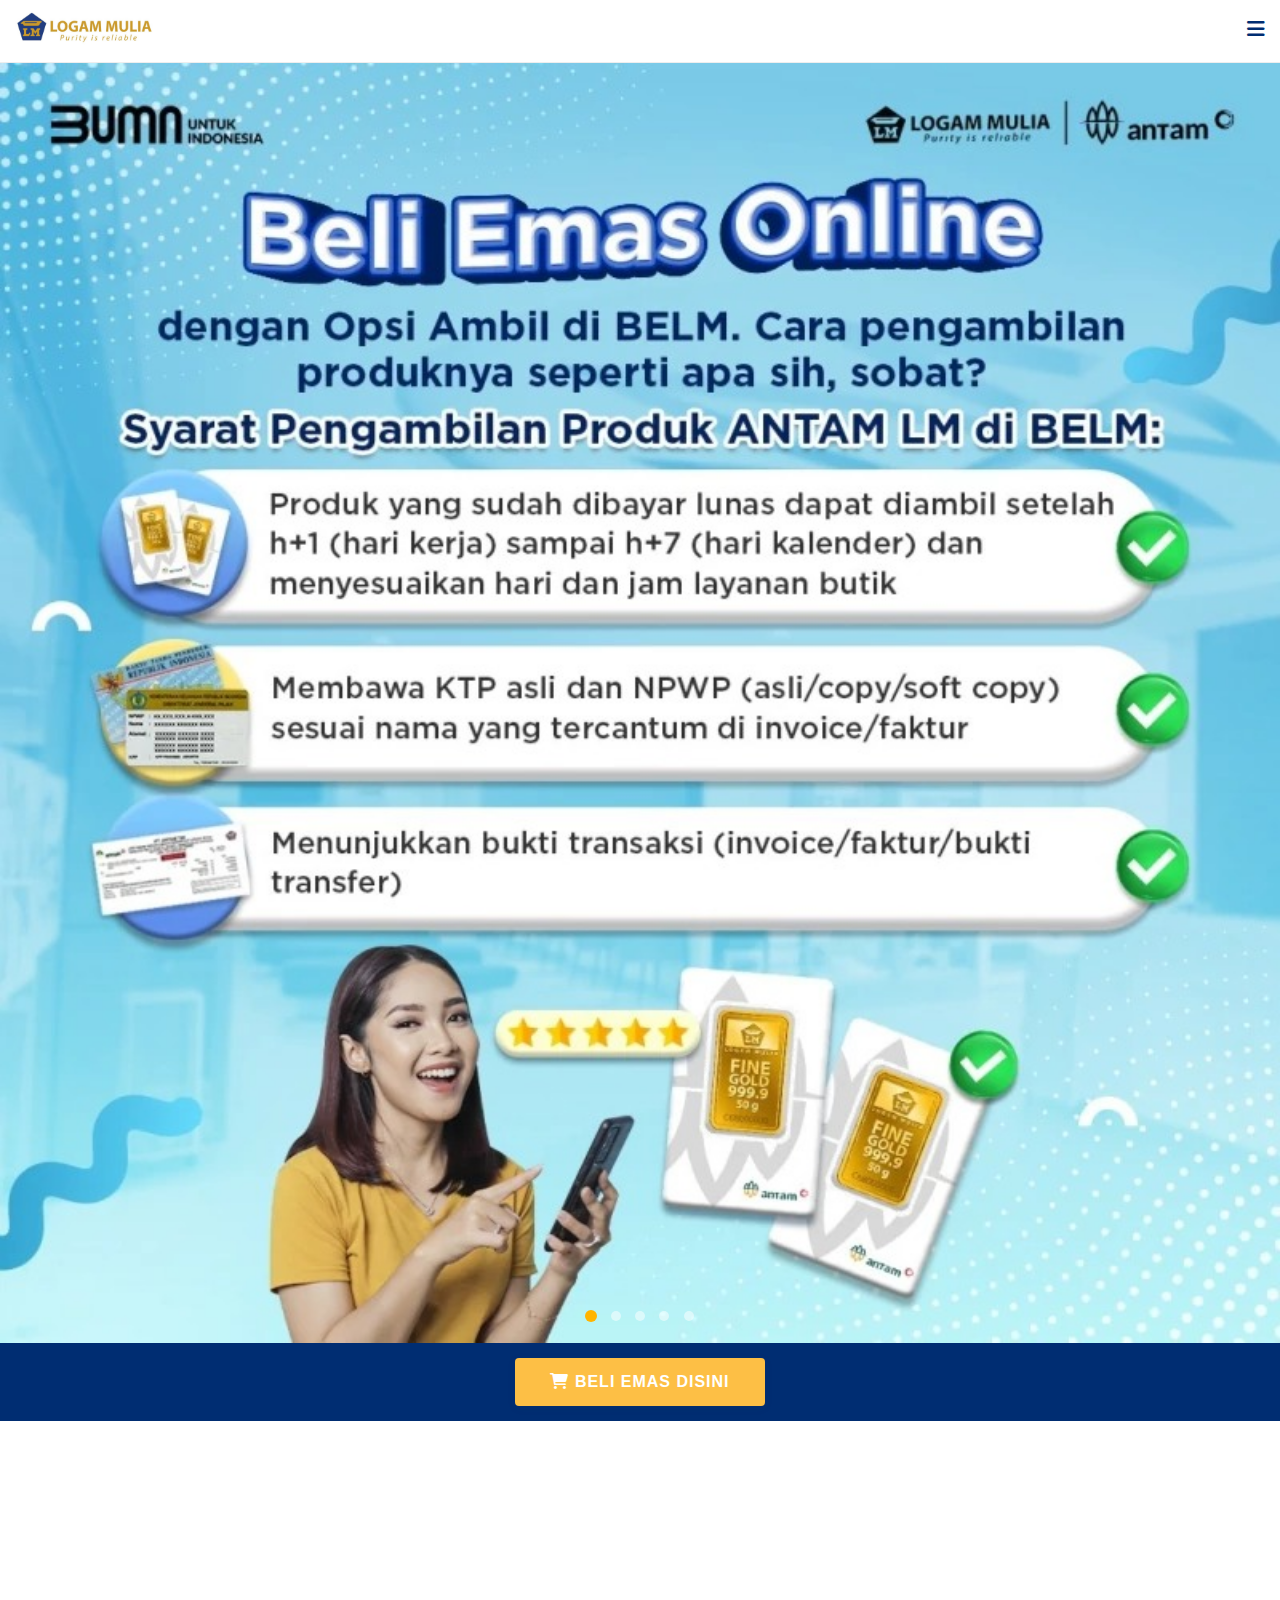
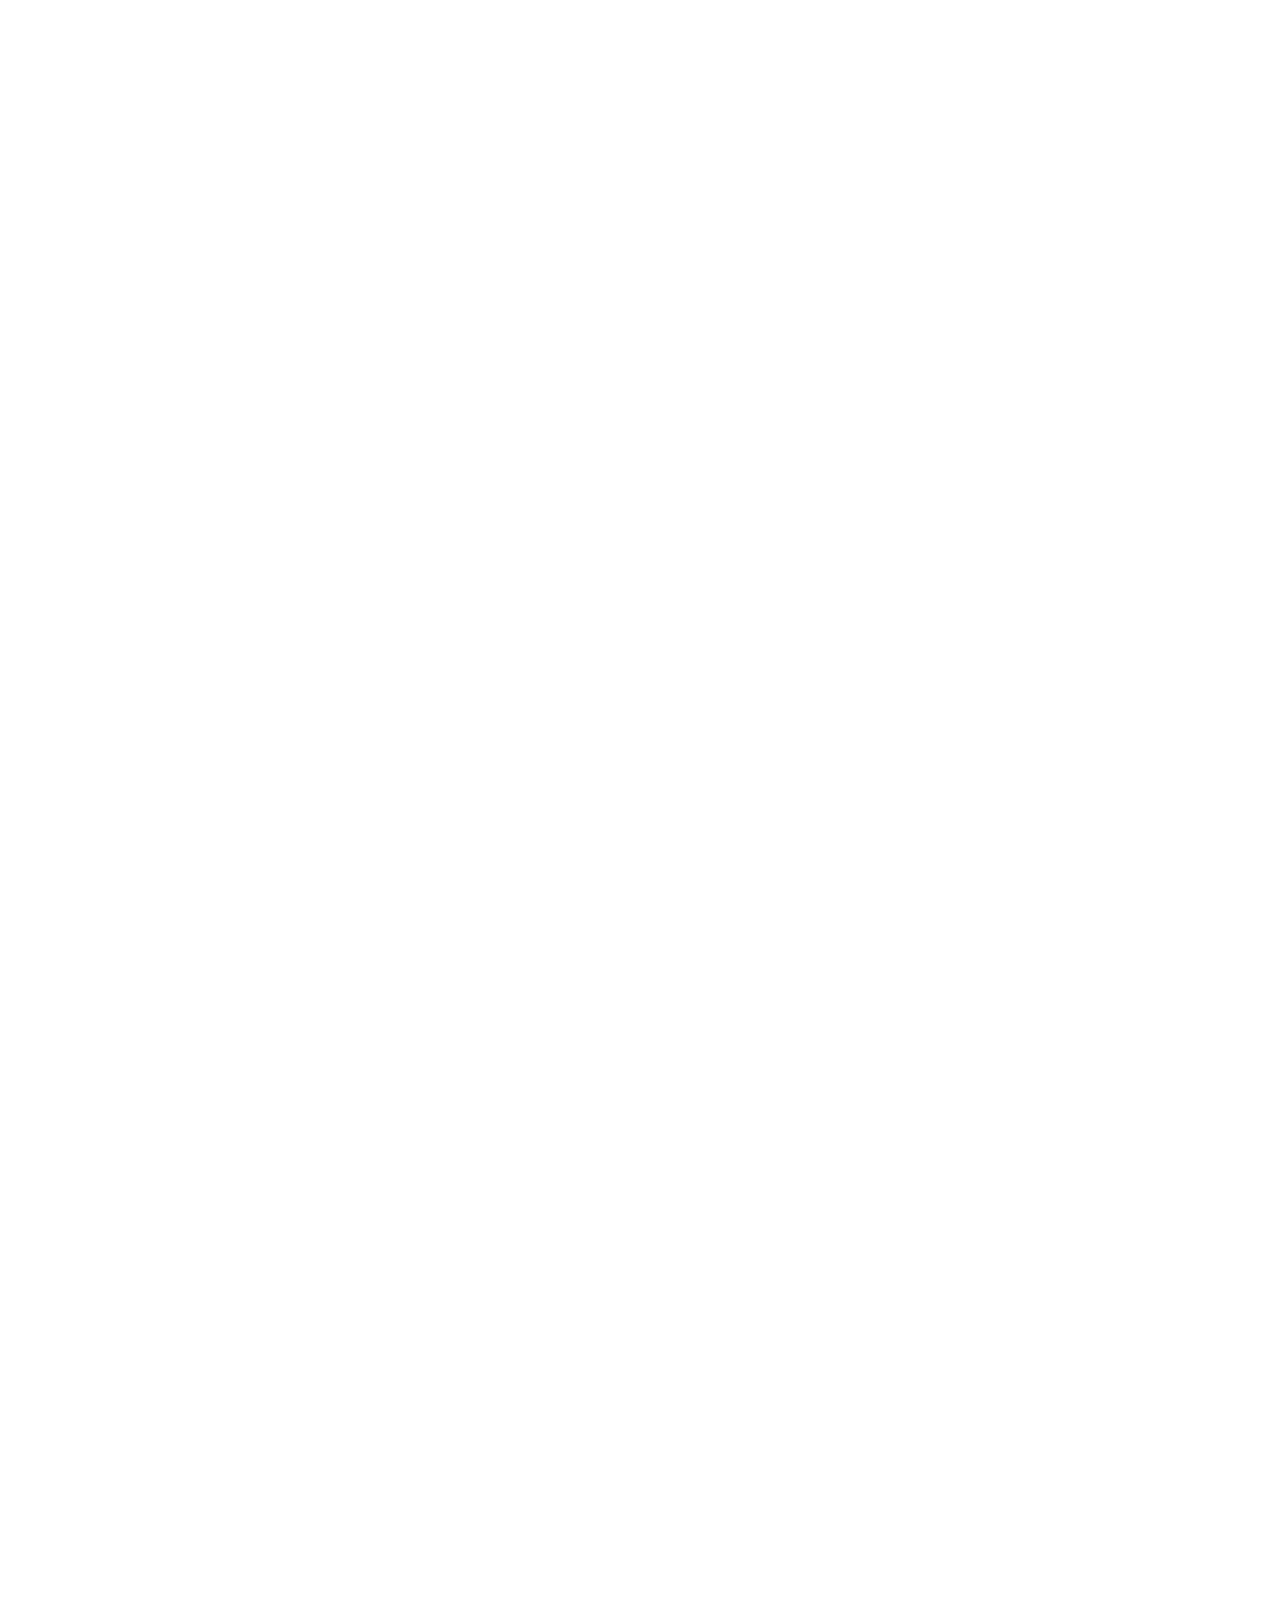
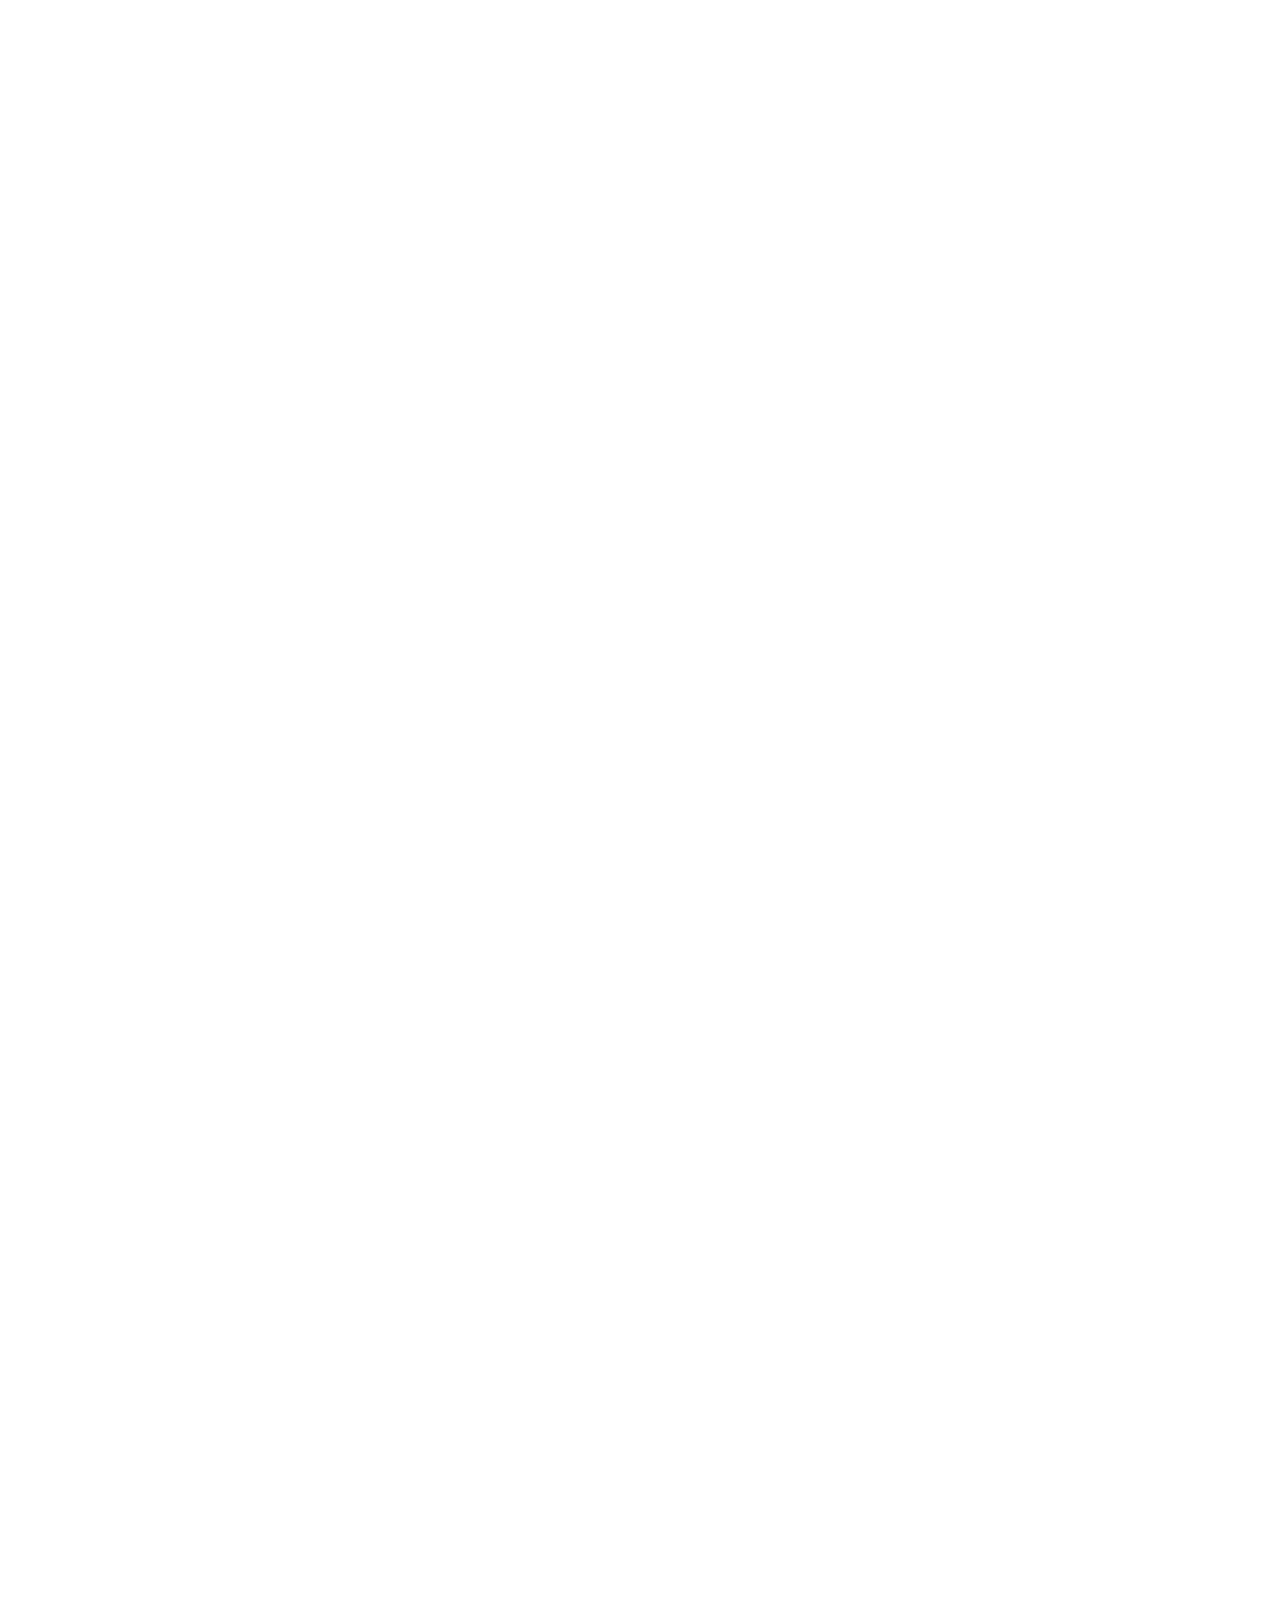
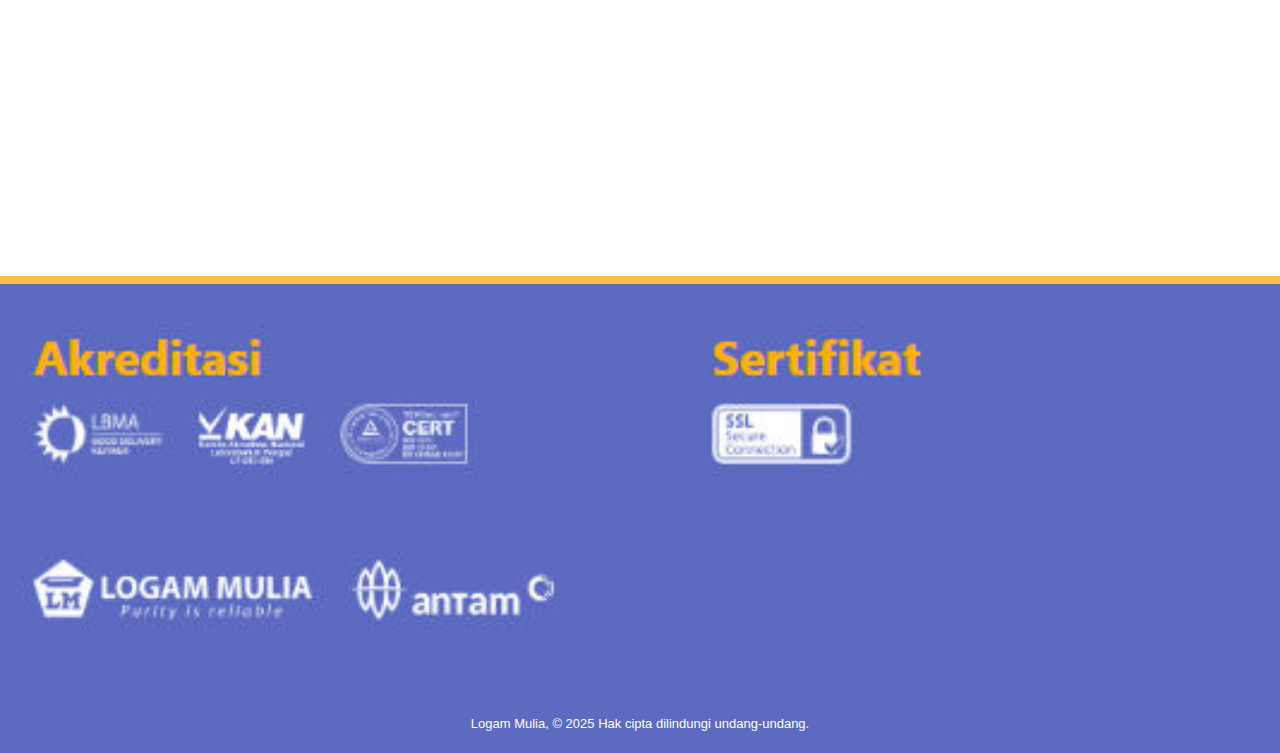
<file: index.html>
<!DOCTYPE html>
<html lang="id">
<head>
    <meta charset="UTF-8">
    <meta name="viewport" content="width=device-width, initial-scale=1.0">
    <title>ANTAM Logam Mulia Clone - Full Version</title>
    <link rel="stylesheet" href="https://cdnjs.cloudflare.com/ajax/libs/font-awesome/6.0.0/css/all.min.css">
    <link rel="stylesheet" href="style.css">
</head>
<body>

    <header id="mainHeader">
        <nav class="navbar">
            <div class="logo">
                <img src="logo.jpg" alt="Logo Utama">
            </div>
            <div class="nav-actions">
                <i class="fas fa-bars" id="menuBtn"></i> 
            </div>
        </nav>
    </header>

    <div class="sidebar-overlay" id="sidebarOverlay"></div>
    <div class="sidebar" id="sidebarMenu">
        <div class="sidebar-header">
            <div class="sidebar-logo-container">
                <img src="logo1.jpg" alt="Logo Sidebar">
            </div>
            <i class="fas fa-times close-btn" id="closeBtn"></i>
        </div>
        <div class="sidebar-content">
            <button class="side-btn blue-btn" onclick="window.location.href='checkout1.html'">
                <i class="fas fa-shopping-cart"></i> KERANJANG
            </button>
            <button class="side-btn blue-btn" onclick="window.location.href='login.html'">
                <i class="fas fa-user-circle"></i> MASUK / DAFTAR
            </button>
        </div>
    </div>

    <section class="banner-slider">
        <div class="slider-wrapper" id="sliderWrapper">
            <div class="slide"><img src="promo1.jpg" alt="Promo 1"></div>
            <div class="slide"><img src="promo2.jpg" alt="Promo 2"></div>
            <div class="slide"><img src="promo3.jpg" alt="Promo 3"></div>
            <div class="slide"><img src="promo4.jpg" alt="Promo 4"></div>
            <div class="slide"><img src="promo5.jpg" alt="Promo 5"></div>
        </div>
        <div class="dots-container" id="dotsContainer">
            <span class="dot active" onclick="currentSlide(0)"></span>
            <span class="dot" onclick="currentSlide(1)"></span>
            <span class="dot" onclick="currentSlide(2)"></span>
            <span class="dot" onclick="currentSlide(3)"></span>
            <span class="dot" onclick="currentSlide(4)"></span>
        </div>
    </section>

<div class="cta-container">
    <a href="produk.html" style="text-decoration: none;">
        <button class="btn-buy" id="btnBuyNow">
            <i class="fas fa-shopping-cart"></i> BELI EMAS DISINI
        </button>
    </a>
</div>


    <section class="product-container reveal">
        <div class="product-card">
            <img src="emasular.jpg">
            <h3>Emas Imlek Year of The Snake - 88 gram</h3>
    <div class="stars">⭐⭐⭐⭐⭐ (1)</div>
        </div>
        <div class="product-card">
            <img src="emashio.jpg">
            <h3>Emas Imlek Shio Ular - 88 gram</h3>
    <div class="stars">⭐⭐⭐⭐⭐ (3)</div>
        </div>
    </section>

    <section class="layanan-section reveal">
        <h2 class="gold-title">Layanan</h2>
        <p class="section-desc">
            Dengan kompetensi kami di bidang pemurnian, custom minting & casting, jasa analisis yang berstandar internasional dengan teknologi terkini dan ramah lingkungan, serta didukung dengan sumber daya yang profesional, kami siap membantu memenuhi kebutuhan Anda.
        </p>
        <div class="layanan-banner">
            <img src="layanan.jpg" alt="Layanan Kami">
        </div>
    </section>

    <section class="news-section reveal">
        <h2 class="gold-title center">Berita dan Promo</h2>
        <p class="section-desc center">
            Semua informasi terkini, kegiatan, promo, dan perawatan menarik lainnya dari ANTAM Logam Mulia
        </p>
        <div class="news-grid">
            <div class="news-card">
                <div class="news-img"><img src="merah.jpg"></div>
                <h4 class="news-title">Emas Imlek ANTAM, Hadiah Ular Kayu di Tahun Baru yang Penuh Keberuntungan</h4>
            </div>
            <div class="news-card">
                <div class="news-img"><img src="biru.jpg"></div>
                <h4 class="news-title">Enam Alasan Kamu Harus Beli Emas ANTAM LM Secara Online</h4>
            </div>
        </div>
    </section>

    <section class="features-section reveal">
        <h2 class="title-section">Kenapa belanja di <span>logammuliatbk.com?</span></h2>
        <p class="desc-full">
            Hanya di <span>logammuliatbk.com</span> Anda mendapatkan emas batangan ANTAM LM yang asli dengan kemurnian 999.9. Produk kami memberikan keamanan dan ketenangan pikiran dalam berinvestasi.
        </p>
        <div class="layanan-banner">
            <img src="mobile.jpg">
        </div>
    </section>

    <section class="address-newsletter-section reveal">
        <div class="address-content">
            <h3 class="blue-info-title">Alamat</h3>
            <div class="address-details">
                <p>📍PT ANTAM Tbk</p>
                <p>Unit Bisnis Pengolahan dan Pemurnian<br>
                Logam Mulia<br>
                Gedung Graha Dipta. Jalan Pemuda,<br>
                No.1 Jatinegara Kaum, Pulo Gadung,<br>
                Jakarta 13250</p>
            </div>
        </div>

        <div class="newsletter-content">
            <h3 class="blue-info-title">Berlangganan Buletin logammuliatbk.com</h3>
            <div class="custom-form-group">
                <input type="email" placeholder="Masukkan alamat email Anda" class="full-input">
                <button type="button" class="full-gold-btn">Surat</button>
            </div>
        </div>
    </section>
    
    <footer class="site-footer">
    <div class="footer-image-container">
        <img src="footer.jpg">
    </div>

        <div class="bottom-bar">
            <p>Logam Mulia, © 2025 Hak cipta dilindungi undang-undang.</p>
        </div>
    </footer>

    <script src="script.js"></script>
</body>
</html>
</file>
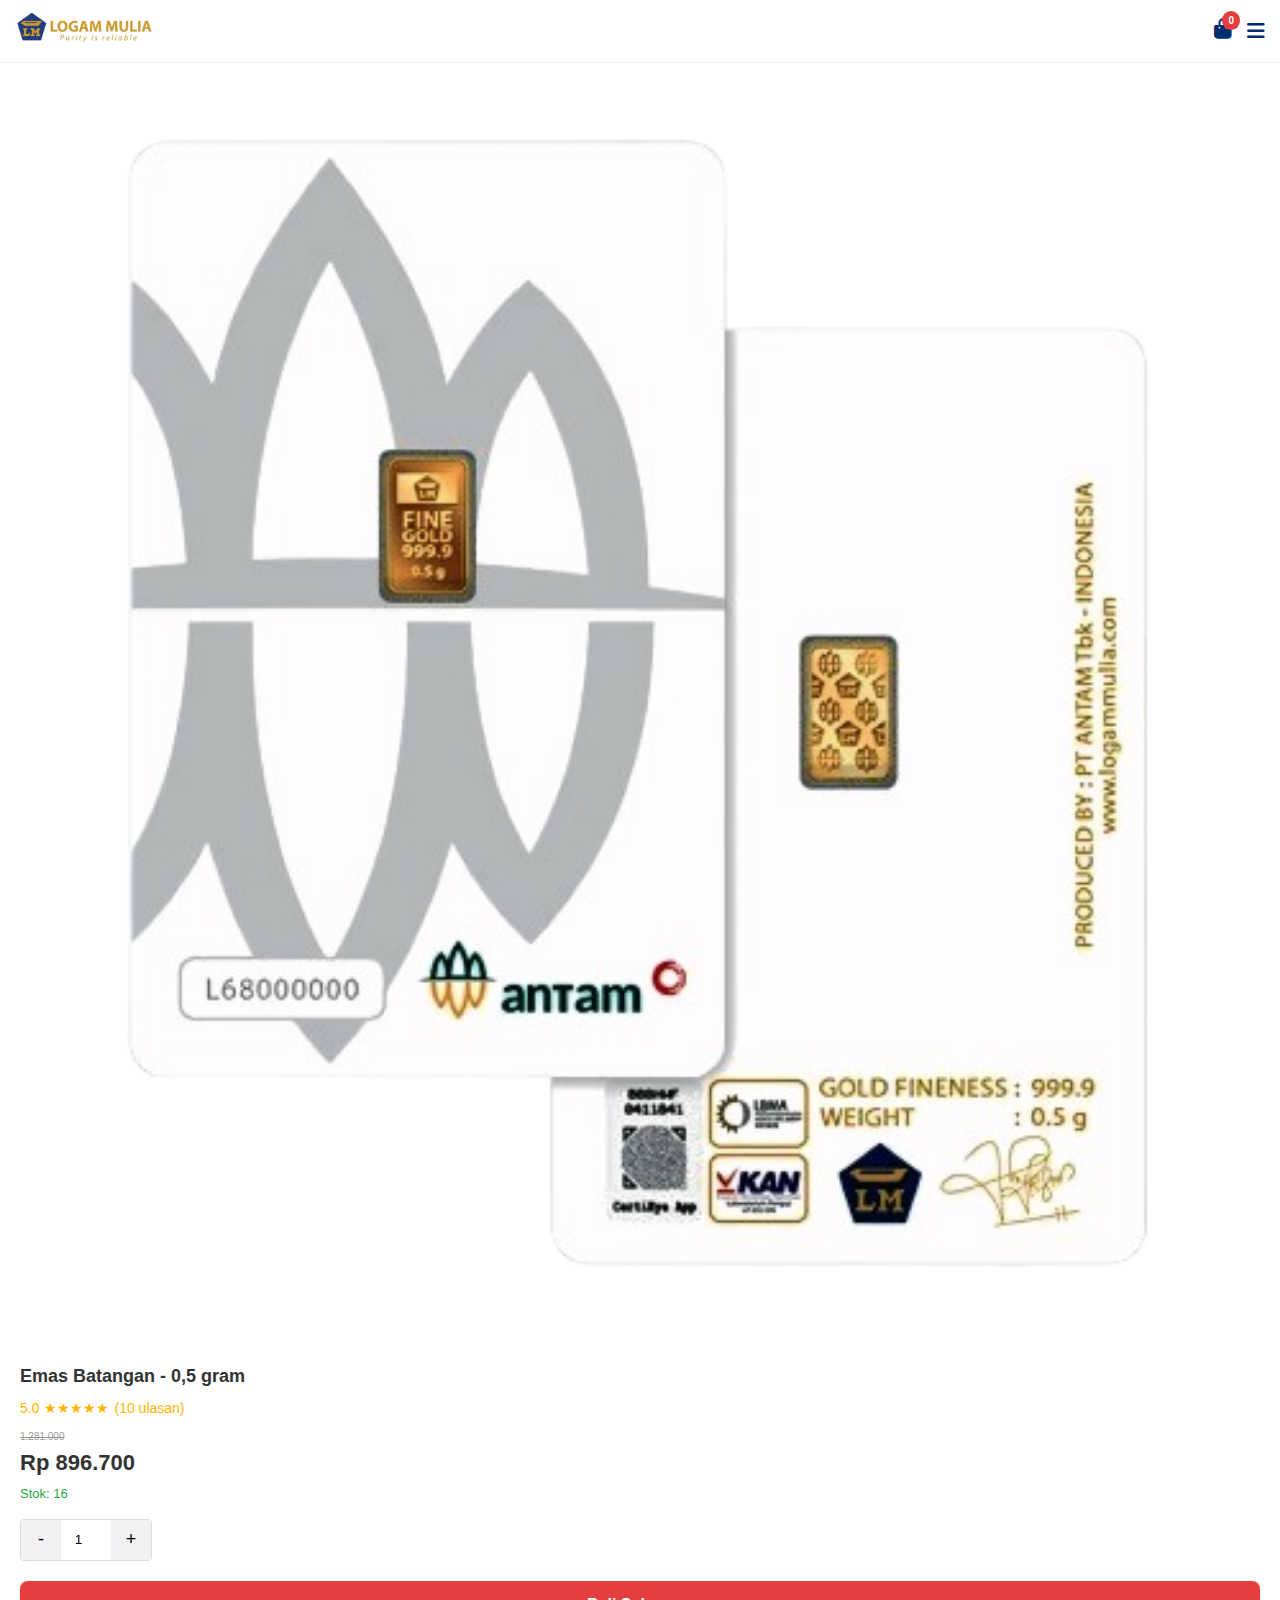
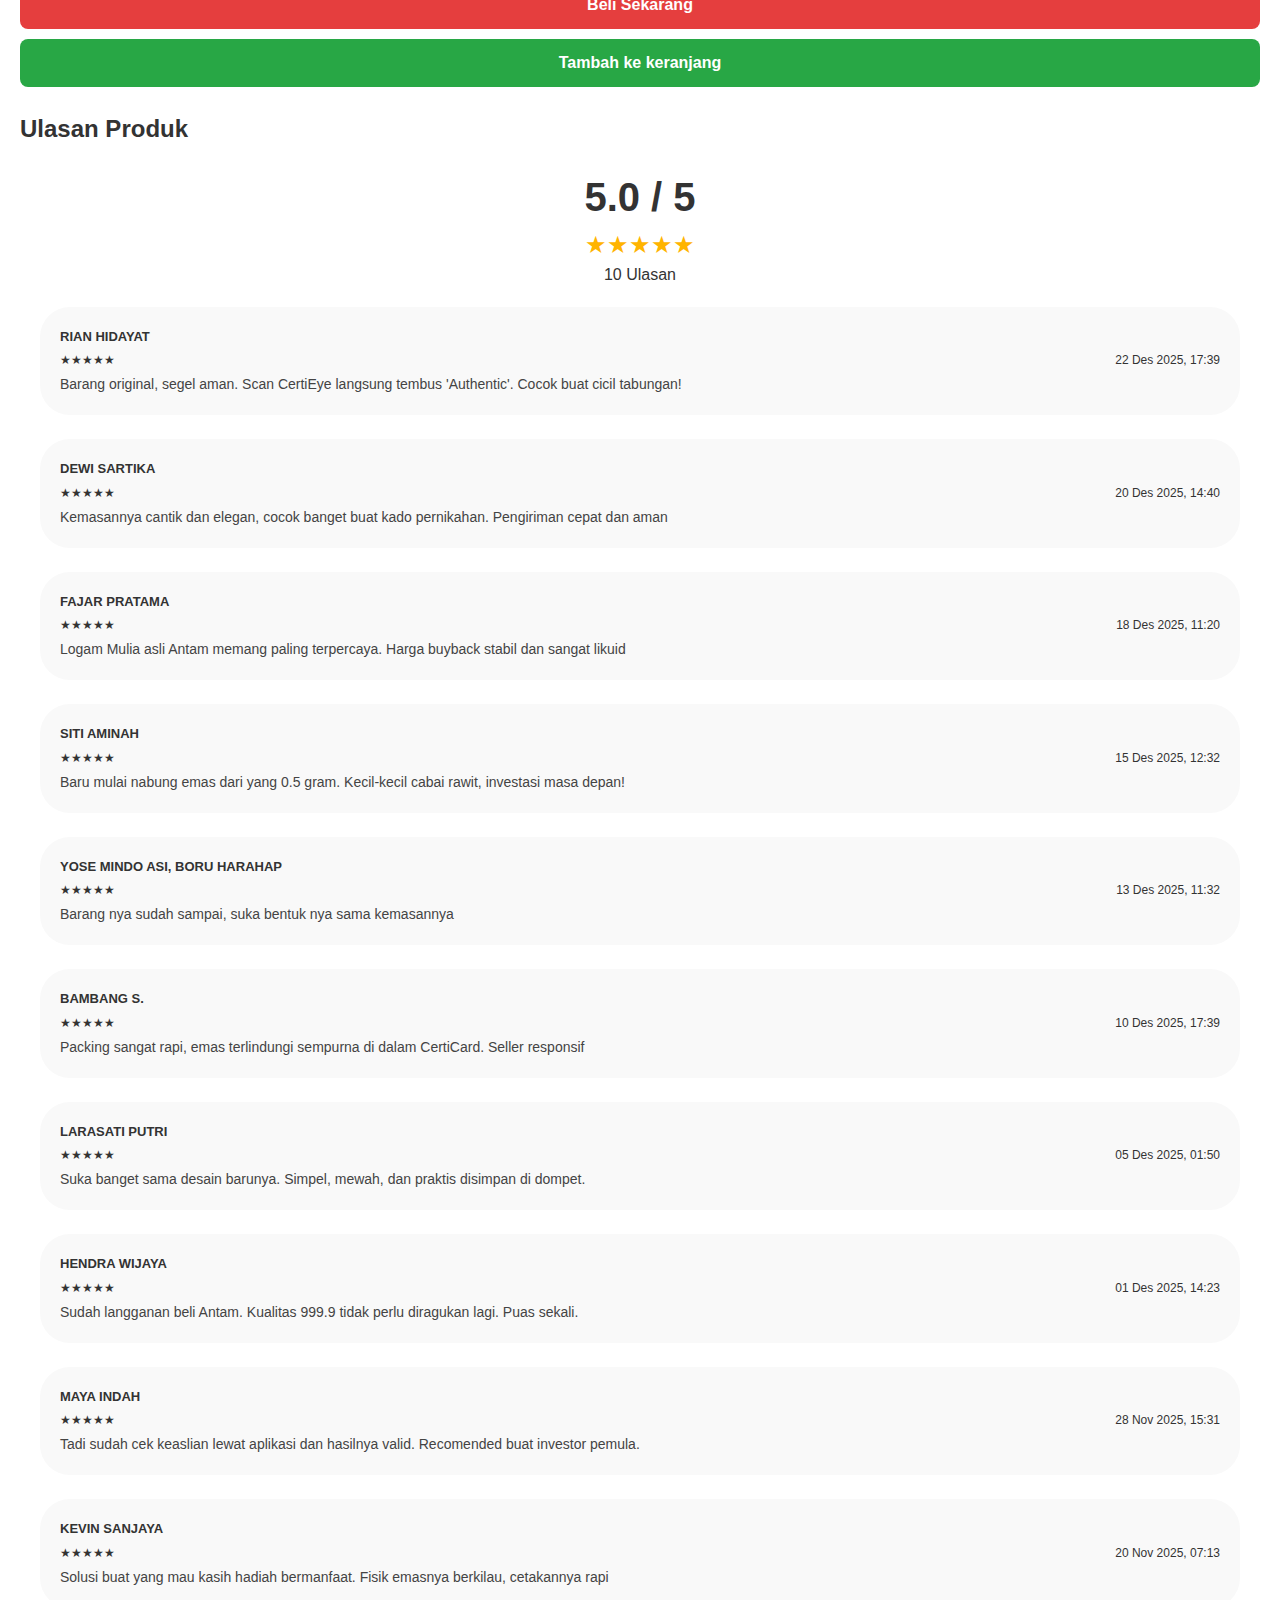
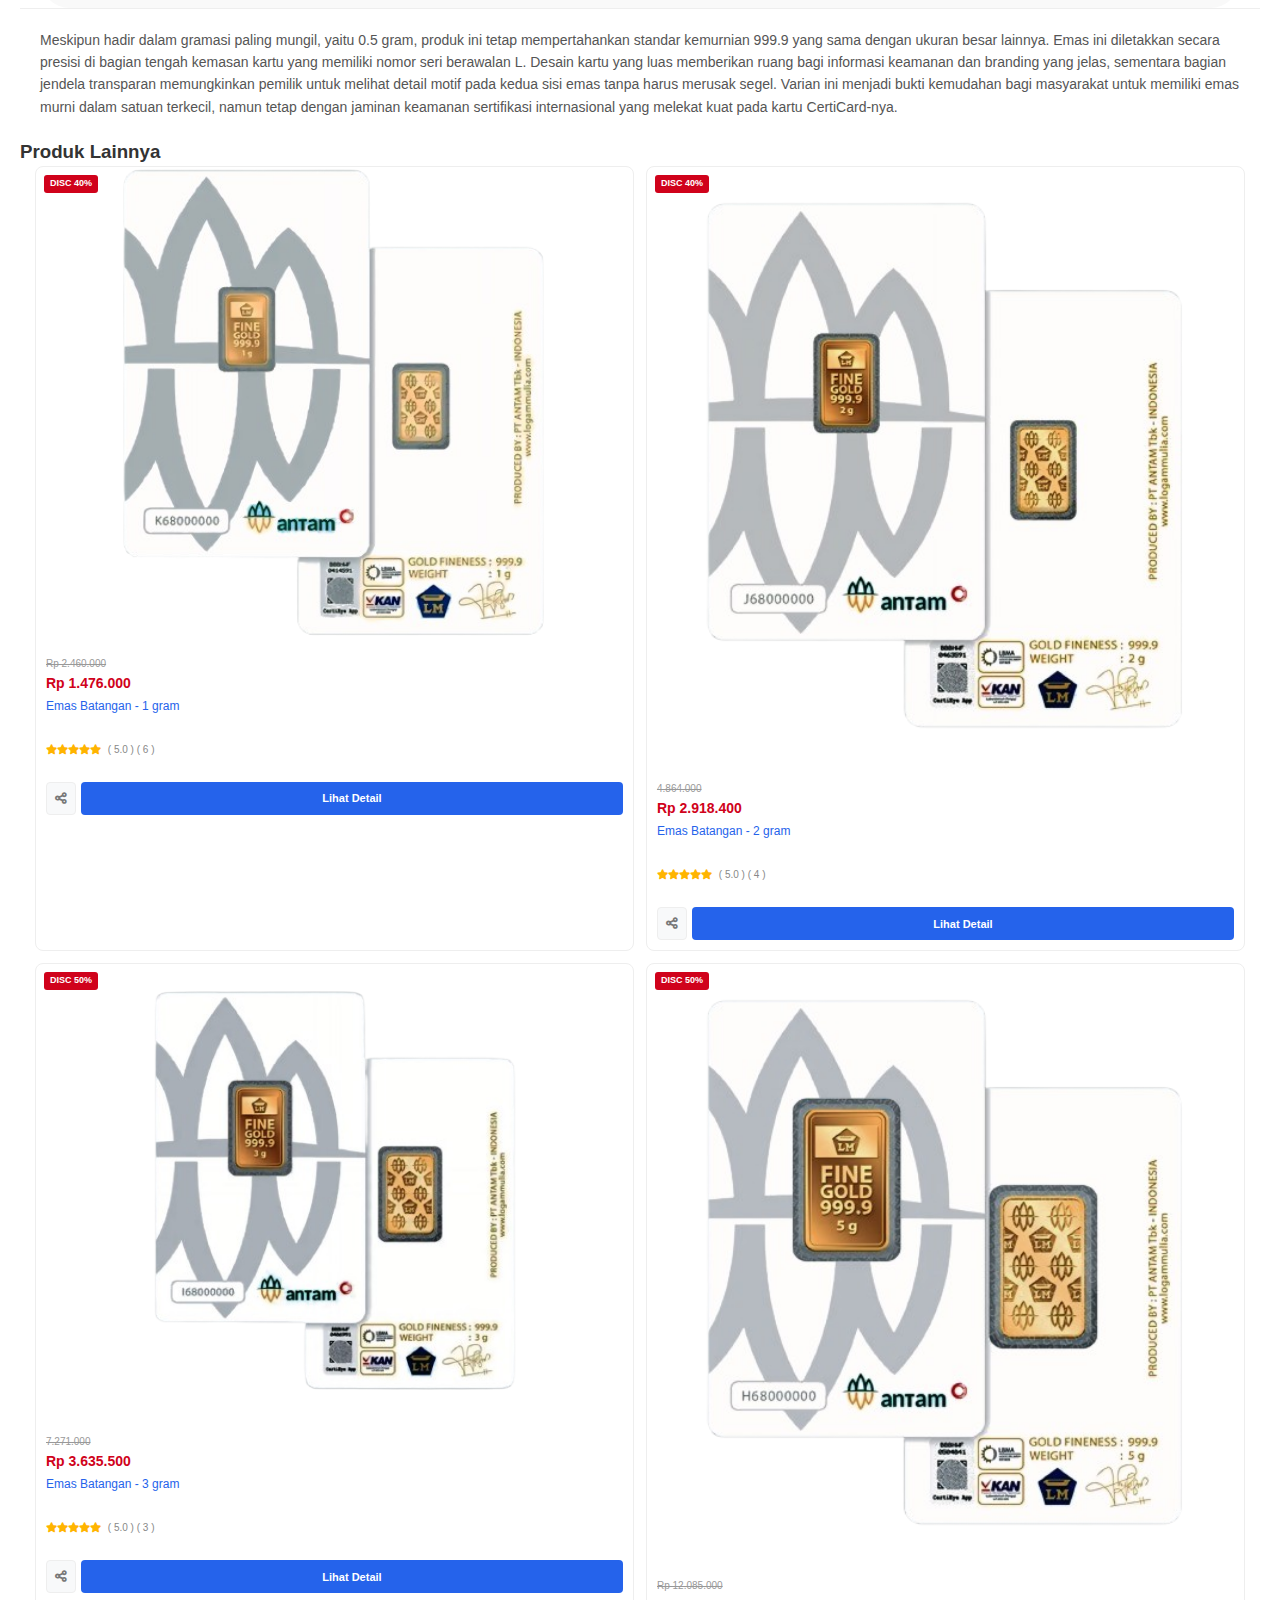
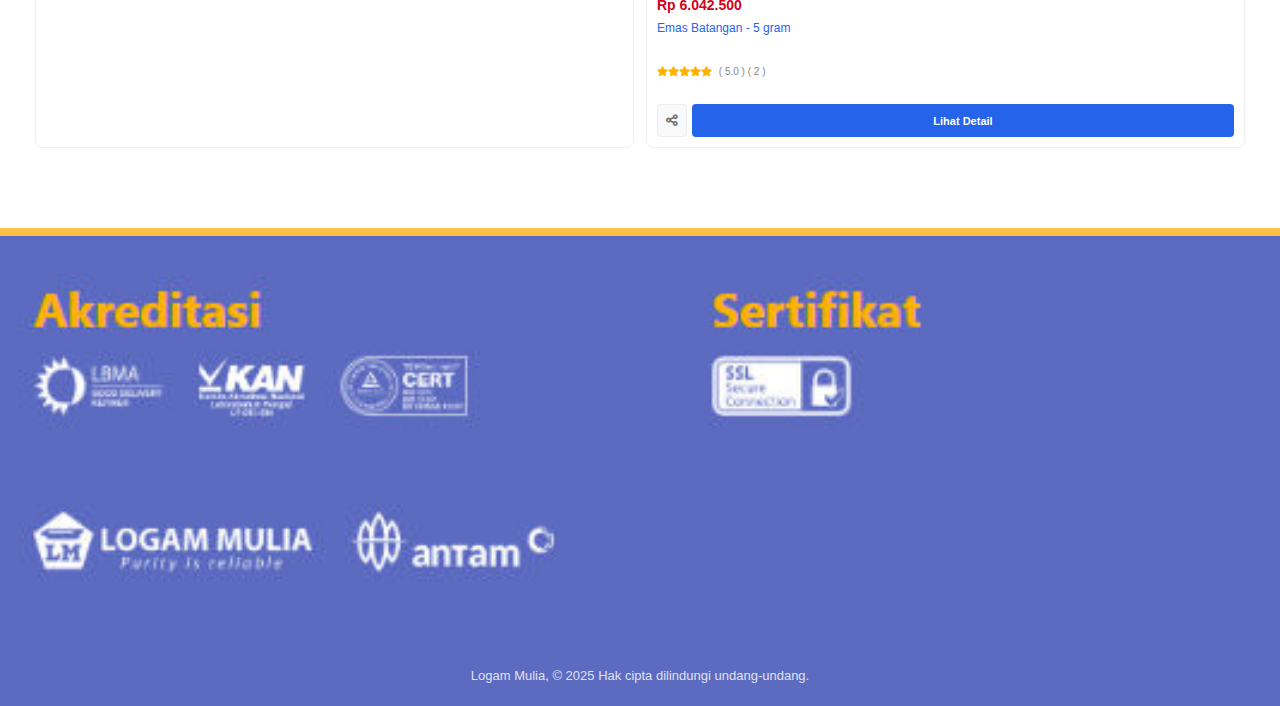
<file: cart0.html>
<!DOCTYPE html>
<html lang="id">
<head>
    <meta charset="UTF-8">
    <meta name="viewport" content="width=device-width, initial-scale=1.0">
    <title>Emas Antam LM Gift Series - Logam Mulia</title>
    <link rel="stylesheet" href="https://cdnjs.cloudflare.com/ajax/libs/font-awesome/6.0.0/css/all.min.css">
    <link rel="stylesheet" href="style5.css">
</head>
<body>

    <header id="mainHeader">
        <nav class="navbar">
            <div class="logo"onclick="window.location.href='produk.html'">
                <img src="logo.jpg" alt="Logo Utama">
            </div>
            <div class="nav-actions">
                <div style="position: relative; display: inline-block;">
                    <i class="fas fa-shopping-bag" id="cartIcon"></i>
                    <span id="cartBadge" class="cart-badge">0</span>
                </div>
                <i class="fas fa-bars" id="menuBtn"></i> 
            </div>
        </nav>
    </header>

    <div id="cartModal" class="cart-full-overlay">
        <div class="cart-container">
            <header class="cart-header">
                <div class="logo"><img src="logo.jpg" alt="Logo"></div>
                <div class="nav-actions">
                    <i class="fas fa-shopping-bag" style="color: var(--blue-dark);"></i>
                    <i class="fas fa-times" id="closeCart" style="cursor:pointer; margin-left:15px;"></i>
                </div>
            </header>
            
            <div class="cart-content">
                <h2 class="cart-title">Keranjang Belanja</h2>
                
                <div id="cartItemsContainer" style="width: 100%;">
                    <div class="empty-state" id="emptyState">
                        <p>Keranjang belanja Anda kosong</p>
                        <button class="btn-start-shopping" onclick="hideCart()">Mulai Belanja</button>
                    </div>
                    
                    <div id="cartActiveState" style="display: none;">
                        <div class="cart-selection-header">
                            <label class="checkbox-container">
                                <input type="checkbox" id="selectAll">
                                <span class="checkmark"></span>
                                Pilih Semua ( <span id="selectedCount">0</span> )
                            </label>
                            <span class="btn-bulk-delete" onclick="removeSelected()">Hapus</span>
                        </div>

                        <div id="itemList">
                            </div>

                        <div class="cart-summary-footer">
                            <div class="total-section">
                                <span class="total-label">Total</span>
                                <span class="total-amount" id="cartTotalPrice">Rp 0</span>
                            </div>
                            <button class="btn-checkout" id="btnCheckout" disabled>Checkout</button>
                        </div>
                    </div>
                </div>
            </div>

            <footer class="cart-footer">
                <div class="footer-info">
                    <div class="footer-col">
                        <p class="footer-label">Akreditasi</p>
                        <div class="footer-icons">
                            <i class="fas fa-certificate"></i>
                            <i class="fas fa-award"></i>
                        </div>
                    </div>
                    <div class="footer-col">
                        <p class="footer-label">Sertifikat</p>
                        <i class="fas fa-shield-alt"></i>
                    </div>
                </div>
                <p class="copyright">Logam Mulia, © 2025 Hak cipta dilindungi undang-undang.</p>
            </footer>
        </div>
    </div>

<div class="sidebar-overlay" id="sidebarOverlay"></div>
<div class="sidebar" id="sidebarMenu">
    <div class="sidebar-header">
        <div class="sidebar-logo-container">
            <img src="logo1.jpg" alt="Logo Sidebar">
        </div>
        <i class="fas fa-times close-btn" id="closeBtn"></i>
    </div>
    <div class="sidebar-content">
        <button class="side-btn blue-btn" id="sideCartBtn">
            <i class="fas fa-shopping-cart"onclick="window.location.href='checkout.html.html'"></i> KERANJANG
        </button>
        
        <button class="side-btn blue-btn" onclick="window.location.href='daftar.html'">
            <i class="fas fa-user-circle"onclick="window.location.href='daftar.html'"></i> MASUK DAFTAR
        </button>
    </div>
</div>


    <main class="product-container">
        <div class="product-banner">
            <img src="emas0.png" alt="Emas Antam Natal">
        </div>

        <section class="product-details">
            <h1 class="product-title">Emas Batangan - 0,5 gram</h1>
            <div class="product-rating">
                <span class="rating-score">5.0</span>
                <span class="stars">★★★★★</span>
                <span class="rating-count">(10 ulasan)</span>
            </div>
            <div class="p-price-old">1.281.000</div>
            <div class="product-price">Rp 896.700</div>
            <div class="product-stock">Stok: 16</div>

            <div class="qty-wrapper">
                <button class="qty-btn" id="minusBtn">-</button>
                <input type="number" id="qtyInput" value="1" min="1">
                <button class="qty-btn" id="plusBtn">+</button>
            </div>

            <div class="action-buttons">
                <button class="btn-buy-now" onclick="window.location.href='payment.html'">Beli Sekarang</button>
                <button class="btn-add-cart">Tambah ke keranjang</button>
            </div>
            <br>

        <section class="reviews-section"> 
            <h2 class="section-title">Ulasan Produk</h2>
            <div class="review-summary-box">
                <div class="big-score">5.0 <span class="small-text">/ 5</span></div>
                <div class="stars-large">★★★★★</div>
                <div class="total-reviews">10 Ulasan</div>
            </div>

            <div class="review-list">
                <div class="review-item">
                    <div class="reviewer-name">Rian Hidayat</div>
                    <div class="review-meta">
                        <span class="stars-gold">★★★★★</span>
                        <span class="review-date">22 Des 2025, 17:39</span>
                    </div>
                    <p class="review-text">Barang original, segel aman. Scan CertiEye langsung tembus 'Authentic'. Cocok buat cicil tabungan!</p>
                </div>
            </div>
            <br>

            <div class="review-list">
                <div class="review-item">
                    <div class="reviewer-name">Dewi Sartika</div>
                    <div class="review-meta">
                        <span class="stars-gold">★★★★★</span>
                        <span class="review-date">20 Des 2025, 14:40</span>
                    </div>
                    <p class="review-text">Kemasannya cantik dan elegan, cocok banget buat kado pernikahan. Pengiriman cepat dan aman</p>
                </div>
            </div>
            <br>

                        <div class="review-list">
                <div class="review-item">
                    <div class="reviewer-name">Fajar Pratama</div>
                    <div class="review-meta">
                        <span class="stars-gold">★★★★★</span>
                        <span class="review-date">18 Des 2025, 11:20</span>
                    </div>
                    <p class="review-text">Logam Mulia asli Antam memang paling terpercaya. Harga buyback stabil dan sangat likuid</p>
                </div>
            </div>
                        <br>

                            <div class="review-item">
                    <div class="reviewer-name">Siti Aminah</div>
                    <div class="review-meta">
                        <span class="stars-gold">★★★★★</span>
                        <span class="review-date">15 Des 2025, 12:32</span>
                    </div>
                    <p class="review-text">Baru mulai nabung emas dari yang 0.5 gram. Kecil-kecil cabai rawit, investasi masa depan!</p>
                </div>
            </div>
                        <br>

                            <div class="review-item">
                    <div class="reviewer-name">YOSE MINDO ASI, BORU HARAHAP</div>
                    <div class="review-meta">
                        <span class="stars-gold">★★★★★</span>
                        <span class="review-date">13 Des 2025, 11:32</span>
                    </div>
                    <p class="review-text">Barang nya sudah sampai, suka bentuk nya sama kemasannya</p>
                </div>
            </div>
                        <br>

                            <div class="review-item">
                    <div class="reviewer-name">Bambang S.</div>
                    <div class="review-meta">
                        <span class="stars-gold">★★★★★</span>
                        <span class="review-date">10 Des 2025, 17:39</span>
                    </div>
                    <p class="review-text">Packing sangat rapi, emas terlindungi sempurna di dalam CertiCard. Seller responsif</p>
                </div>
            </div>
                        <br>

                            <div class="review-item">
                    <div class="reviewer-name">Larasati Putri</div>
                    <div class="review-meta">
                        <span class="stars-gold">★★★★★</span>
                        <span class="review-date">05 Des 2025, 01:50</span>
                    </div>
                    <p class="review-text">Suka banget sama desain barunya. Simpel, mewah, dan praktis disimpan di dompet.</p>
                </div>
            </div>
                        <br>

                            <div class="review-item">
                    <div class="reviewer-name">Hendra Wijaya</div>
                    <div class="review-meta">
                        <span class="stars-gold">★★★★★</span>
                        <span class="review-date">01 Des 2025, 14:23</span>
                    </div>
                    <p class="review-text">Sudah langganan beli Antam. Kualitas 999.9 tidak perlu diragukan lagi. Puas sekali.</p>
                </div>
            </div>
                        <br>

                            <div class="review-item">
                    <div class="reviewer-name">Maya Indah</div>
                    <div class="review-meta">
                        <span class="stars-gold">★★★★★</span>
                        <span class="review-date">28 Nov 2025, 15:31</span>
                    </div>
                    <p class="review-text">Tadi sudah cek keaslian lewat aplikasi dan hasilnya valid. Recomended buat investor pemula.</p>
                </div>
            </div>
                        <br>

                            <div class="review-item">
                    <div class="reviewer-name">Kevin Sanjaya</div>
                    <div class="review-meta">
                        <span class="stars-gold">★★★★★</span>
                        <span class="review-date">20 Nov 2025, 07:13</span>
                    </div>
                    <p class="review-text">Solusi buat yang mau kasih hadiah bermanfaat. Fisik emasnya berkilau, cetakannya rapi</p>
                </div>
            </div>

        </section>
        <section class="product-description">
            <p>Meskipun hadir dalam gramasi paling mungil, yaitu 0.5 gram, produk ini tetap mempertahankan standar kemurnian 999.9 yang sama dengan ukuran besar lainnya. Emas ini diletakkan secara presisi di bagian tengah kemasan kartu yang memiliki nomor seri berawalan L. Desain kartu yang luas memberikan ruang bagi informasi keamanan dan branding yang jelas, sementara bagian jendela transparan memungkinkan pemilik untuk melihat detail motif pada kedua sisi emas tanpa harus merusak segel. Varian ini menjadi bukti kemudahan bagi masyarakat untuk memiliki emas murni dalam satuan terkecil, namun tetap dengan jaminan keamanan sertifikasi internasional yang melekat kuat pada kartu CertiCard-nya.</p>
        </section>
<p><h3><b>Produk Lainnya</b></h3></p>

<div class="product-grid" id="productGrid">
    <div class="product-card">
        <div class="card-img">
            <img src="emas1.png" alt="Produk">
            <div class="discount-badge">Disc 40%</div>
        </div>
        <div class="card-body">
            <p class="p-price-old">Rp 2.460.000</p>
            <p class="p-price">Rp 1.476.000</p>
            <p class="p-title">Emas Batangan - 1 gram</p>
            <div class="p-rating">
                <i class="fas fa-star"></i><i class="fas fa-star"></i><i class="fas fa-star"></i><i class="fas fa-star"></i><i class="fas fa-star"></i>
                <span>( 5.0 ) ( 6 )</span>
            </div>
            <div class="card-footer-btns">
                <button class="btn-share"><i class="fas fa-share-alt"></i></button>
                <button class="btn-view"onclick="window.location.href='cart1.html'">Lihat Detail</button>
            </div>
        </div>
    </div>

    <div class="product-card">
        <div class="card-img">
            <img src="emas2.png" alt="Produk">
            <div class="discount-badge">Disc 40%</div>
        </div>
        <div class="card-body">
            <p class="p-price-old">4.864.000</p>
            <p class="p-price">Rp 2.918.400</p>
            <p class="p-title">Emas Batangan - 2 gram</p>
            <div class="p-rating">
                <i class="fas fa-star"></i><i class="fas fa-star"></i><i class="fas fa-star"></i><i class="fas fa-star"></i><i class="fas fa-star"></i>
                <span>( 5.0 ) ( 4 )</span>
            </div>
            <div class="card-footer-btns">
                <button class="btn-share"><i class="fas fa-share-alt"></i></button>
                <button class="btn-view"onclick="window.location.href='cart2.html'">Lihat Detail</button>
            </div>
        </div>
    </div>

    <div class="product-card">
        <div class="card-img">
            <img src="emas3.png" alt="Produk">
            <div class="discount-badge">Disc 50%</div>
        </div>
        <div class="card-body">
            <p class="p-price-old">7.271.000</p>
            <p class="p-price">Rp 3.635.500</p>
            <p class="p-title">Emas Batangan - 3 gram</p>
            <div class="p-rating">
                <i class="fas fa-star"></i><i class="fas fa-star"></i><i class="fas fa-star"></i><i class="fas fa-star"></i><i class="fas fa-star"></i>
                <span>( 5.0 ) ( 3 )</span>
            </div>
            <div class="card-footer-btns">
                <button class="btn-share"><i class="fas fa-share-alt"></i></button>
                <button class="btn-view"onclick="window.location.href='cart3.html'">Lihat Detail</button>
            </div>
        </div>
    </div>

    <div class="product-card">
        <div class="card-img">
            <img src="emas5.png" alt="Produk">
            <div class="discount-badge">Disc 50%</div>
        </div>
        <div class="card-body">
            <p class="p-price-old">Rp 12.085.000</p>
            <p class="p-price">Rp 6.042.500</p>
            <p class="p-title">Emas Batangan - 5 gram</p>
            <div class="p-rating">
                <i class="fas fa-star"></i><i class="fas fa-star"></i><i class="fas fa-star"></i><i class="fas fa-star"></i><i class="fas fa-star"></i>
                <span>( 5.0 ) ( 2 )</span>
            </div>
            <div class="card-footer-btns">
                <button class="btn-share"><i class="fas fa-share-alt"></i></button>
                <button class="btn-view"onclick="window.location.href='cart5.html'">Lihat Detail</button>
            </div>
        </div>
    </div>
</div>

        </section>
    </main>

    <footer class="site-footer">
        <div class="footer-image-container">
            <img src="footer.jpg" alt="Footer Image">
        </div>
        <div class="bottom-bar">
            <p>Logam Mulia, © 2025 Hak cipta dilindungi undang-undang.</p>
        </div>
    </footer>

    <script src="script5.js"></script>
    <script>
document.getElementById('btnCheckout').addEventListener('click', function() {
    window.location.href = 'payment.html';
});
</script>
</body>
</html>
</file>
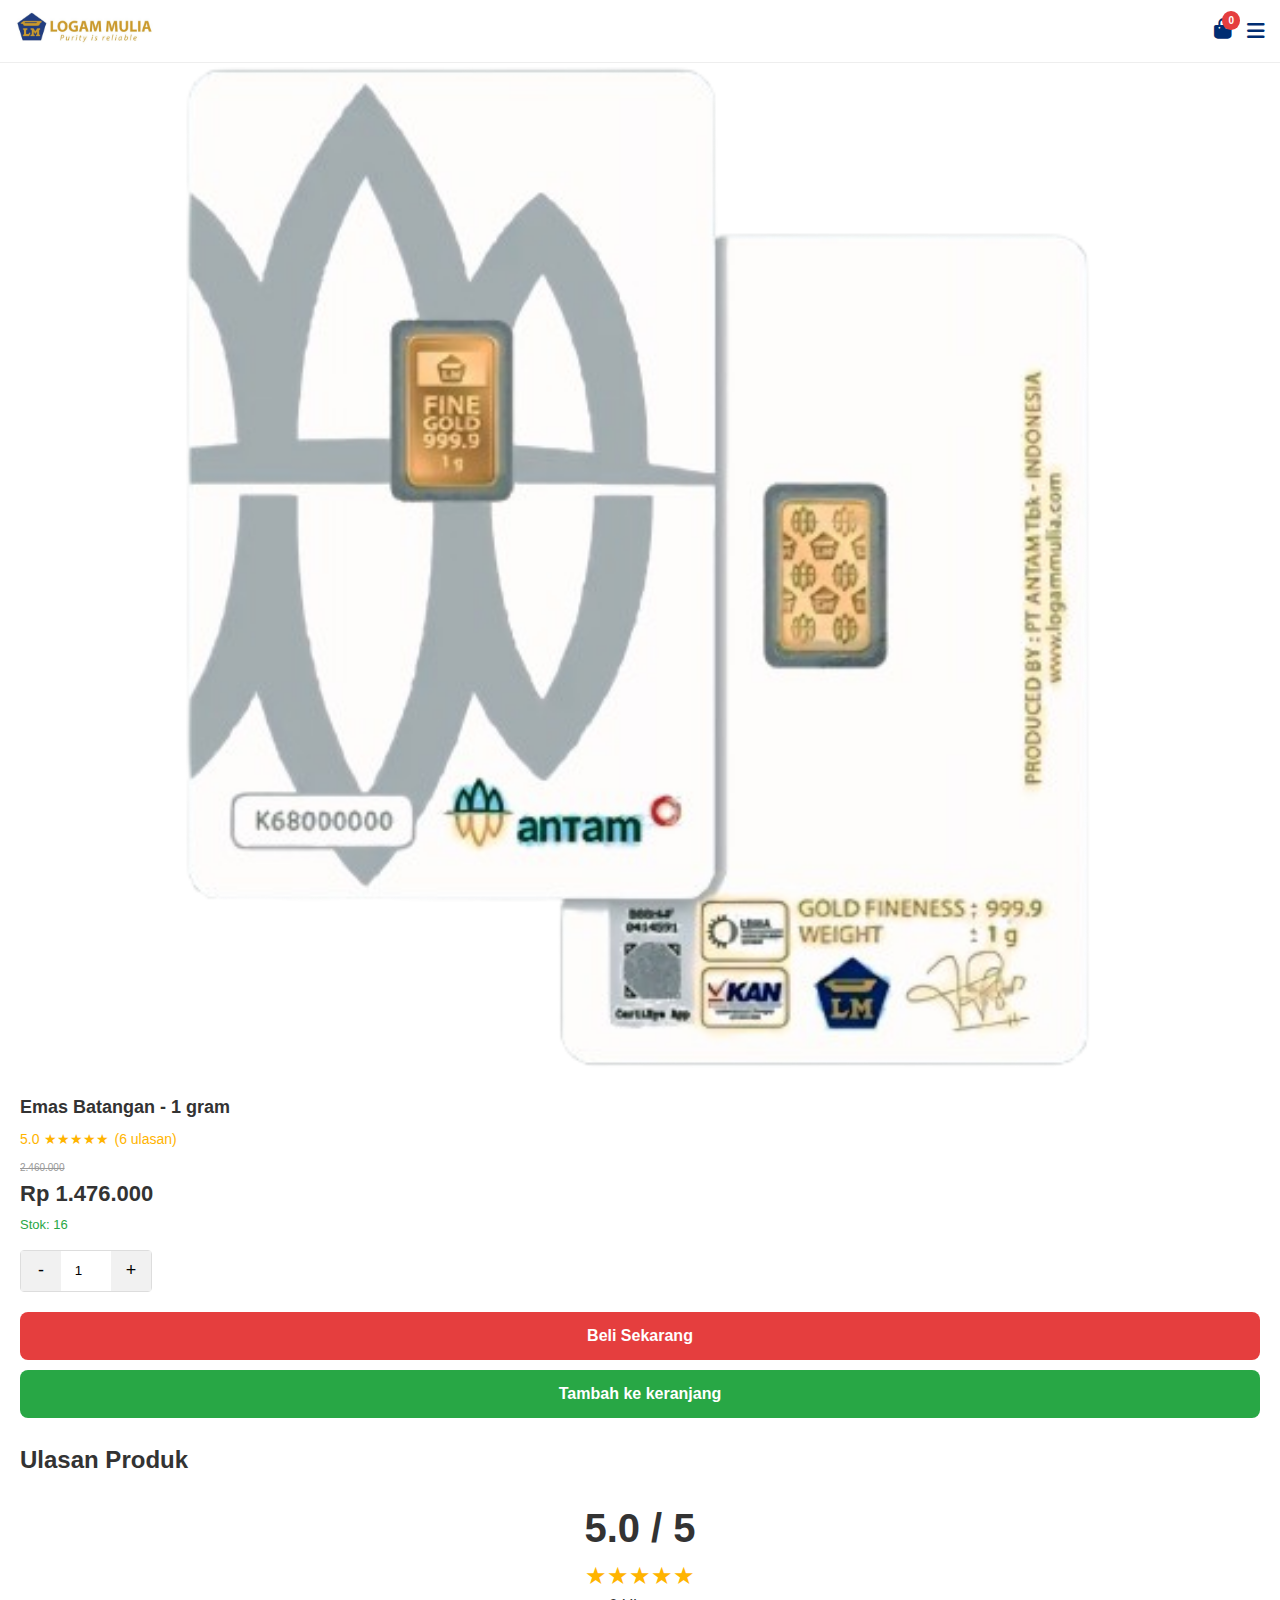
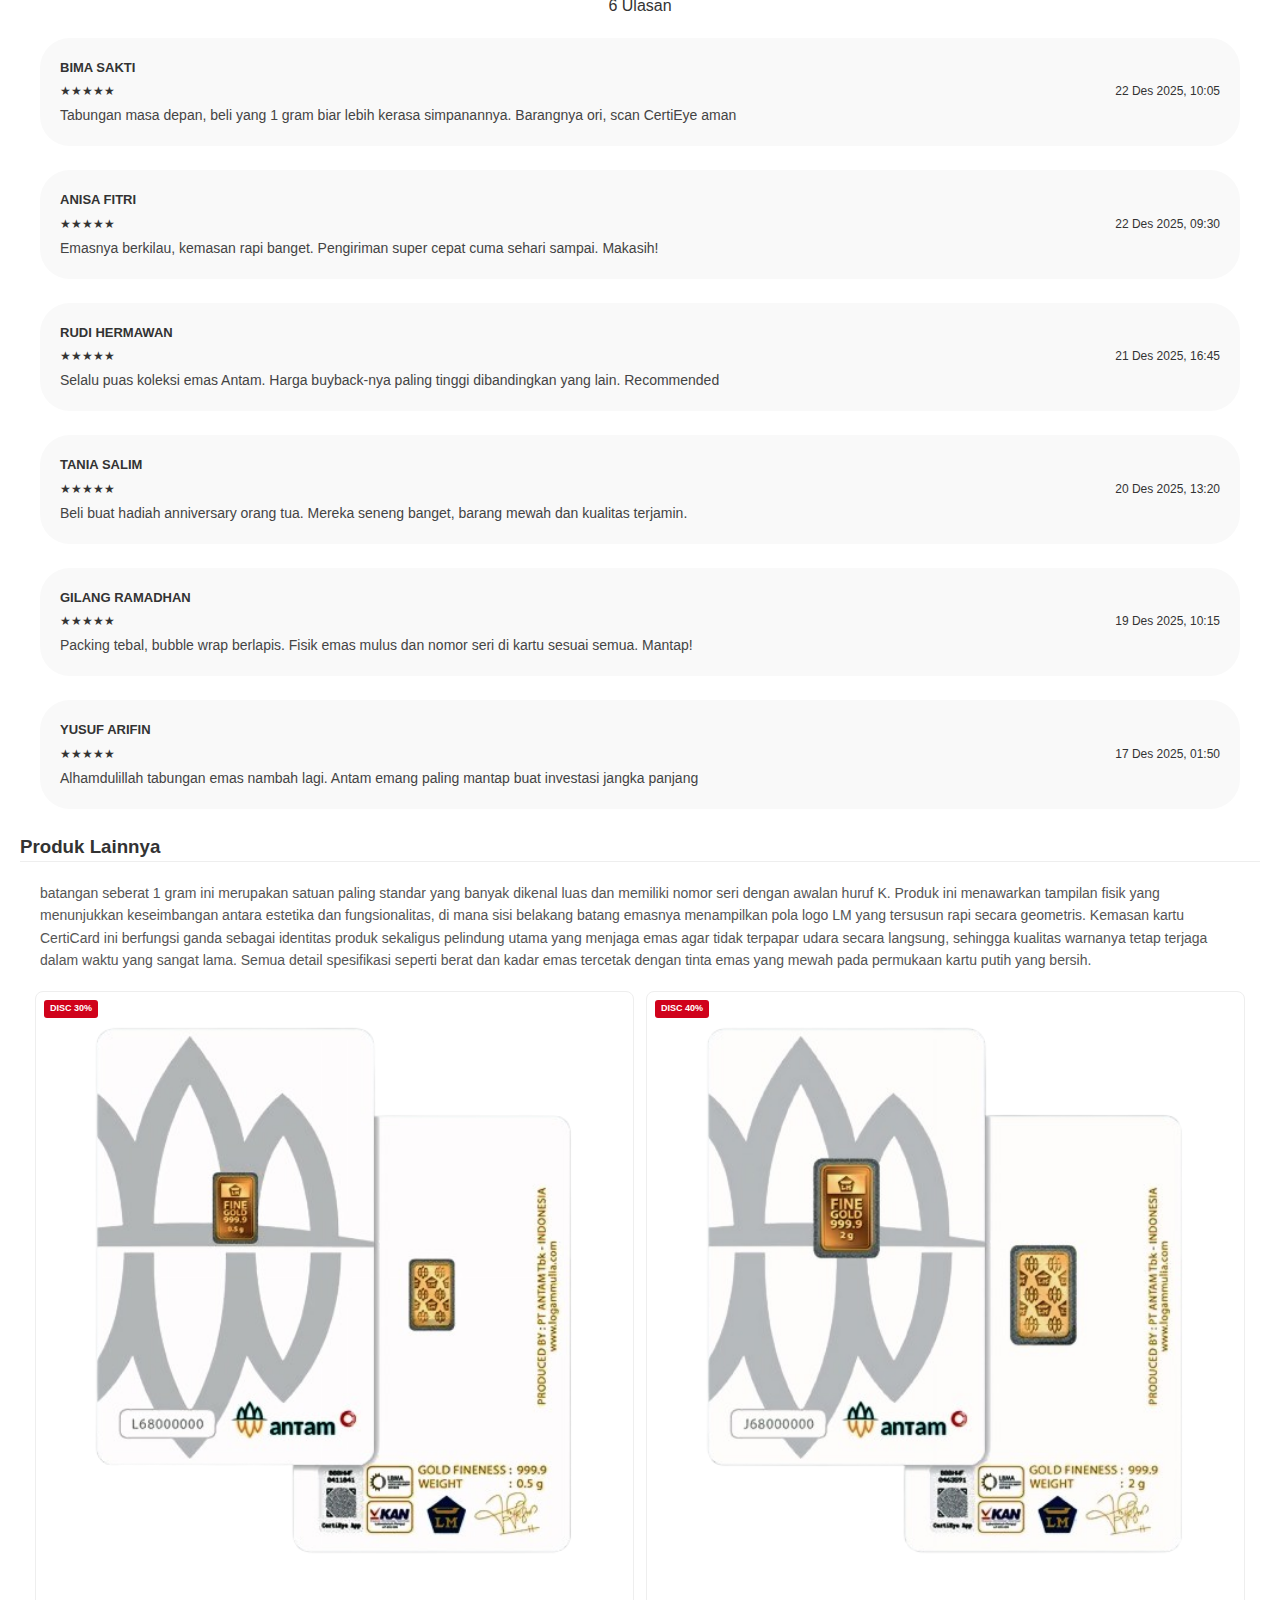
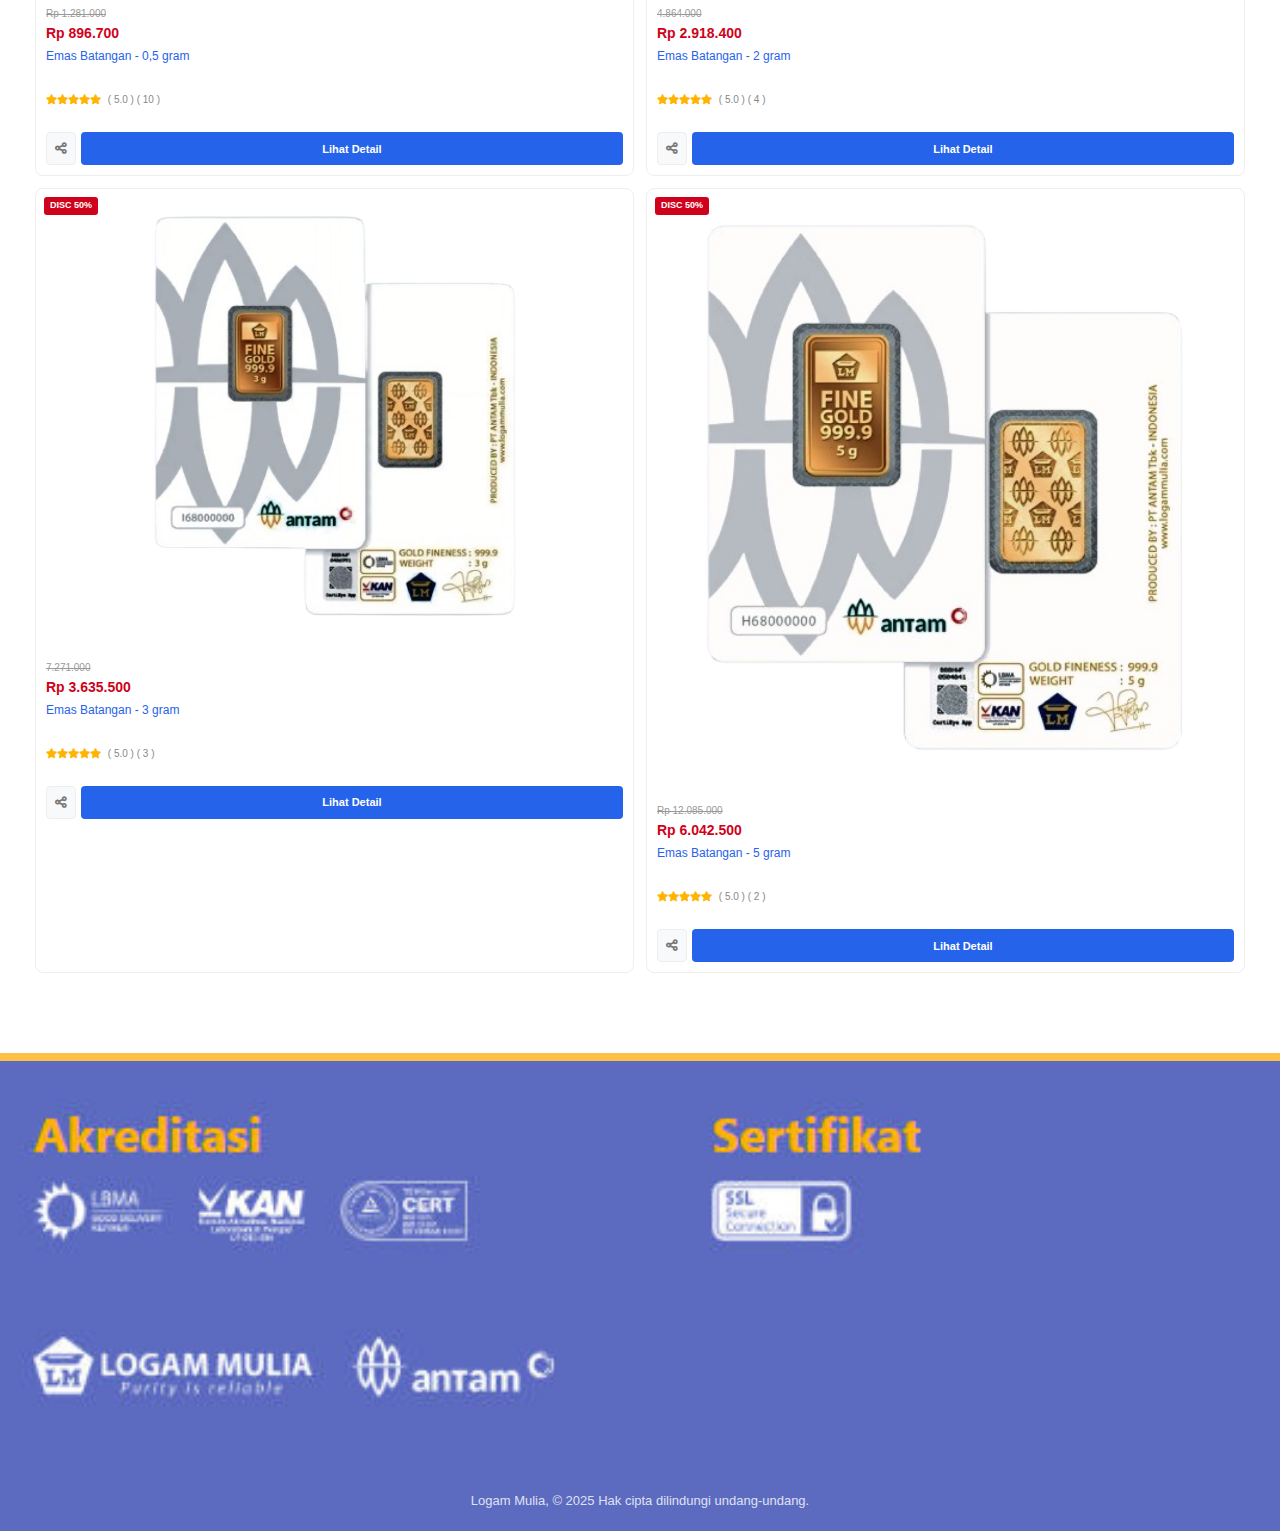
<file: cart1.html>
<!DOCTYPE html>
<html lang="id">
<head>
    <meta charset="UTF-8">
    <meta name="viewport" content="width=device-width, initial-scale=1.0">
    <title>Emas Antam LM Gift Series - Logam Mulia</title>
    <link rel="stylesheet" href="https://cdnjs.cloudflare.com/ajax/libs/font-awesome/6.0.0/css/all.min.css">
    <link rel="stylesheet" href="style5.css">
</head>
<body>

    <header id="mainHeader">
        <nav class="navbar">
            <div class="logo"onclick="window.location.href='produk.html'">
                <img src="logo.jpg" alt="Logo Utama">
            </div>
            <div class="nav-actions">
                <div style="position: relative; display: inline-block;">
                    <i class="fas fa-shopping-bag" id="cartIcon"></i>
                    <span id="cartBadge" class="cart-badge">0</span>
                </div>
                <i class="fas fa-bars" id="menuBtn"></i> 
            </div>
        </nav>
    </header>

    <div id="cartModal" class="cart-full-overlay">
        <div class="cart-container">
            <header class="cart-header">
                <div class="logo"><img src="logo.jpg" alt="Logo"></div>
                <div class="nav-actions">
                    <i class="fas fa-shopping-bag" style="color: var(--blue-dark);"></i>
                    <i class="fas fa-times" id="closeCart" style="cursor:pointer; margin-left:15px;"></i>
                </div>
            </header>
            
            <div class="cart-content">
                <h2 class="cart-title">Keranjang Belanja</h2>
                
                <div id="cartItemsContainer" style="width: 100%;">
                    <div class="empty-state" id="emptyState">
                        <p>Keranjang belanja Anda kosong</p>
                        <button class="btn-start-shopping" onclick="hideCart()">Mulai Belanja</button>
                    </div>
                    
                    <div id="cartActiveState" style="display: none;">
                        <div class="cart-selection-header">
                            <label class="checkbox-container">
                                <input type="checkbox" id="selectAll">
                                <span class="checkmark"></span>
                                Pilih Semua ( <span id="selectedCount">0</span> )
                            </label>
                            <span class="btn-bulk-delete" onclick="removeSelected()">Hapus</span>
                        </div>

                        <div id="itemList">
                            </div>

                        <div class="cart-summary-footer">
                            <div class="total-section">
                                <span class="total-label">Total</span>
                                <span class="total-amount" id="cartTotalPrice">Rp 0</span>
                            </div>
                            <button class="btn-checkout" id="btnCheckout" disabled>Checkout</button>
                        </div>
                    </div>
                </div>
            </div>

            <footer class="cart-footer">
                <div class="footer-info">
                    <div class="footer-col">
                        <p class="footer-label">Akreditasi</p>
                        <div class="footer-icons">
                            <i class="fas fa-certificate"></i>
                            <i class="fas fa-award"></i>
                        </div>
                    </div>
                    <div class="footer-col">
                        <p class="footer-label">Sertifikat</p>
                        <i class="fas fa-shield-alt"></i>
                    </div>
                </div>
                <p class="copyright">Logam Mulia, © 2025 Hak cipta dilindungi undang-undang.</p>
            </footer>
        </div>
    </div>

    <div class="sidebar-overlay" id="sidebarOverlay"></div>
    <div class="sidebar" id="sidebarMenu">
        <div class="sidebar-header">
            <div class="sidebar-logo-container">
                <img src="logo1.jpg" alt="Logo Sidebar">
            </div>
            <i class="fas fa-times close-btn" id="closeBtn"></i>
        </div>
        <div class="sidebar-content">
            <button class="side-btn blue-btn" id="sideCartBtn">
                <i class="fas fa-shopping-cart"onclick="window.location.href='checkout.html'"></i> KERANJANG
            </button>
            <button class="side-btn blue-btn" onclick="window.location.href='daftar.html'">
                <i class="fas fa-user-circle"></i> MASUK / DAFTAR
            </button>
        </div>
    </div>

    <main class="product-container">
        <div class="product-banner">
            <img src="emas1.png" alt="Emas Antam Natal">
        </div>

        <section class="product-details">
            <h1 class="product-title">Emas Batangan - 1 gram</h1>
            <div class="product-rating">
                <span class="rating-score">5.0</span>
                <span class="stars">★★★★★</span>
                <span class="rating-count">(6 ulasan)</span>
            </div>
            <div class="p-price-old">2.460.000</div>
            <div class="product-price">Rp 1.476.000</div>
            <div class="product-stock">Stok: 16</div>

            <div class="qty-wrapper">
                <button class="qty-btn" id="minusBtn">-</button>
                <input type="number" id="qtyInput" value="1" min="1">
                <button class="qty-btn" id="plusBtn">+</button>
            </div>

            <div class="action-buttons">
                <button class="btn-buy-now" onclick="window.location.href='payment.html'">Beli Sekarang</button>
                <button class="btn-add-cart">Tambah ke keranjang</button>
            </div>
            <br>

        <section class="reviews-section"> 
            <h2 class="section-title">Ulasan Produk</h2>
            <div class="review-summary-box">
                <div class="big-score">5.0 <span class="small-text">/ 5</span></div>
                <div class="stars-large">★★★★★</div>
                <div class="total-reviews">6 Ulasan</div>
            </div>

            <div class="review-list">
                <div class="review-item">
                    <div class="reviewer-name">Bima Sakti</div>
                    <div class="review-meta">
                        <span class="stars-gold">★★★★★</span>
                        <span class="review-date">22 Des 2025, 10:05</span>
                    </div>
                    <p class="review-text">Tabungan masa depan, beli yang 1 gram biar lebih kerasa simpanannya. Barangnya ori, scan CertiEye aman</p>
                </div>
            </div>
            <br>

                        <div class="review-list">
                <div class="review-item">
                    <div class="reviewer-name">Anisa Fitri</div>
                    <div class="review-meta">
                        <span class="stars-gold">★★★★★</span>
                        <span class="review-date">22 Des 2025, 09:30</span>
                    </div>
                    <p class="review-text">Emasnya berkilau, kemasan rapi banget. Pengiriman super cepat cuma sehari sampai. Makasih!</p>
                </div>
            </div>
                        <br>

                            <div class="review-item">
                    <div class="reviewer-name">Rudi Hermawan</div>
                    <div class="review-meta">
                        <span class="stars-gold">★★★★★</span>
                        <span class="review-date">21 Des 2025, 16:45</span>
                    </div>
                    <p class="review-text">Selalu puas koleksi emas Antam. Harga buyback-nya paling tinggi dibandingkan yang lain. Recommended</p>
                </div>
            </div>
                        <br>

                            <div class="review-item">
                    <div class="reviewer-name">Tania Salim</div>
                    <div class="review-meta">
                        <span class="stars-gold">★★★★★</span>
                        <span class="review-date">20 Des 2025, 13:20</span>
                    </div>
                    <p class="review-text">Beli buat hadiah anniversary orang tua. Mereka seneng banget, barang mewah dan kualitas terjamin.</p>
                </div>
            </div>
                        <br>

                            <div class="review-item">
                    <div class="reviewer-name">Gilang Ramadhan</div>
                    <div class="review-meta">
                        <span class="stars-gold">★★★★★</span>
                        <span class="review-date">19 Des 2025, 10:15</span>
                    </div>
                    <p class="review-text">Packing tebal, bubble wrap berlapis. Fisik emas mulus dan nomor seri di kartu sesuai semua. Mantap!</p>
                </div>
            </div>
                        <br>

                            <div class="review-item">
                    <div class="reviewer-name">Yusuf Arifin</div>
                    <div class="review-meta">
                        <span class="stars-gold">★★★★★</span>
                        <span class="review-date">17 Des 2025, 01:50</span>
                    </div>
                    <p class="review-text">Alhamdulillah tabungan emas nambah lagi. Antam emang paling mantap buat investasi jangka panjang</p>
                </div>
            </div>
                        <br>
<p><h3><b>Produk Lainnya</b></h3></p>
        </section>
        <section class="product-description">
            <p>batangan seberat 1 gram ini merupakan satuan paling standar yang banyak dikenal luas dan memiliki nomor seri dengan awalan huruf K. Produk ini menawarkan tampilan fisik yang menunjukkan keseimbangan antara estetika dan fungsionalitas, di mana sisi belakang batang emasnya menampilkan pola logo LM yang tersusun rapi secara geometris. Kemasan kartu CertiCard ini berfungsi ganda sebagai identitas produk sekaligus pelindung utama yang menjaga emas agar tidak terpapar udara secara langsung, sehingga kualitas warnanya tetap terjaga dalam waktu yang sangat lama. Semua detail spesifikasi seperti berat dan kadar emas tercetak dengan tinta emas yang mewah pada permukaan kartu putih yang bersih.</p>
        </section>


<div class="product-grid" id="productGrid">
    <div class="product-card">
        <div class="card-img">
            <img src="emas0.png" alt="Produk">
            <div class="discount-badge">Disc 30%</div>
        </div>
        <div class="card-body">
            <p class="p-price-old">Rp 1.281.000</p>
            <p class="p-price">Rp 896.700</p>
            <p class="p-title">Emas Batangan - 0,5 gram</p>
            <div class="p-rating">
                <i class="fas fa-star"></i><i class="fas fa-star"></i><i class="fas fa-star"></i><i class="fas fa-star"></i><i class="fas fa-star"></i>
                <span>( 5.0 ) ( 10 )</span>
            </div>
            <div class="card-footer-btns">
                <button class="btn-share"><i class="fas fa-share-alt"></i></button>
                <button class="btn-view"onclick="window.location.href='cart0.html'">Lihat Detail</button>
            </div>
        </div>
    </div>

    <div class="product-card">
        <div class="card-img">
            <img src="emas2.png" alt="Produk">
            <div class="discount-badge">Disc 40%</div>
        </div>
        <div class="card-body">
            <p class="p-price-old">4.864.000</p>
            <p class="p-price">Rp 2.918.400</p>
            <p class="p-title">Emas Batangan - 2 gram</p>
            <div class="p-rating">
                <i class="fas fa-star"></i><i class="fas fa-star"></i><i class="fas fa-star"></i><i class="fas fa-star"></i><i class="fas fa-star"></i>
                <span>( 5.0 ) ( 4 )</span>
            </div>
            <div class="card-footer-btns">
                <button class="btn-share"><i class="fas fa-share-alt"></i></button>
                <button class="btn-view"onclick="window.location.href='cart2.html'">Lihat Detail</button>
            </div>
        </div>
    </div>

    <div class="product-card">
        <div class="card-img">
            <img src="emas3.png" alt="Produk">
            <div class="discount-badge">Disc 50%</div>
        </div>
        <div class="card-body">
            <p class="p-price-old">7.271.000</p>
            <p class="p-price">Rp 3.635.500</p>
            <p class="p-title">Emas Batangan - 3 gram</p>
            <div class="p-rating">
                <i class="fas fa-star"></i><i class="fas fa-star"></i><i class="fas fa-star"></i><i class="fas fa-star"></i><i class="fas fa-star"></i>
                <span>( 5.0 ) ( 3 )</span>
            </div>
            <div class="card-footer-btns">
                <button class="btn-share"><i class="fas fa-share-alt"></i></button>
                <button class="btn-view"onclick="window.location.href='cart3.html'">Lihat Detail</button>
            </div>
        </div>
    </div>

    <div class="product-card">
        <div class="card-img">
            <img src="emas5.png" alt="Produk">
            <div class="discount-badge">Disc 50%</div>
        </div>
        <div class="card-body">
            <p class="p-price-old">Rp 12.085.000</p>
            <p class="p-price">Rp 6.042.500</p>
            <p class="p-title">Emas Batangan - 5 gram</p>
            <div class="p-rating">
                <i class="fas fa-star"></i><i class="fas fa-star"></i><i class="fas fa-star"></i><i class="fas fa-star"></i><i class="fas fa-star"></i>
                <span>( 5.0 ) ( 2 )</span>
            </div>
            <div class="card-footer-btns">
                <button class="btn-share"><i class="fas fa-share-alt"></i></button>
                <button class="btn-view"onclick="window.location.href='cart5.html'">Lihat Detail</button>
            </div>
        </div>
    </div>
</div>

        </section>
    </main>

    <footer class="site-footer">
        <div class="footer-image-container">
            <img src="footer.jpg" alt="Footer Image">
        </div>
        <div class="bottom-bar">
            <p>Logam Mulia, © 2025 Hak cipta dilindungi undang-undang.</p>
        </div>
    </footer>

    <script src="script5.js"></script>
    <script>
document.getElementById('btnCheckout').addEventListener('click', function() {
    window.location.href = 'payment.html';
});
</script>
</body>
</html>
</file>
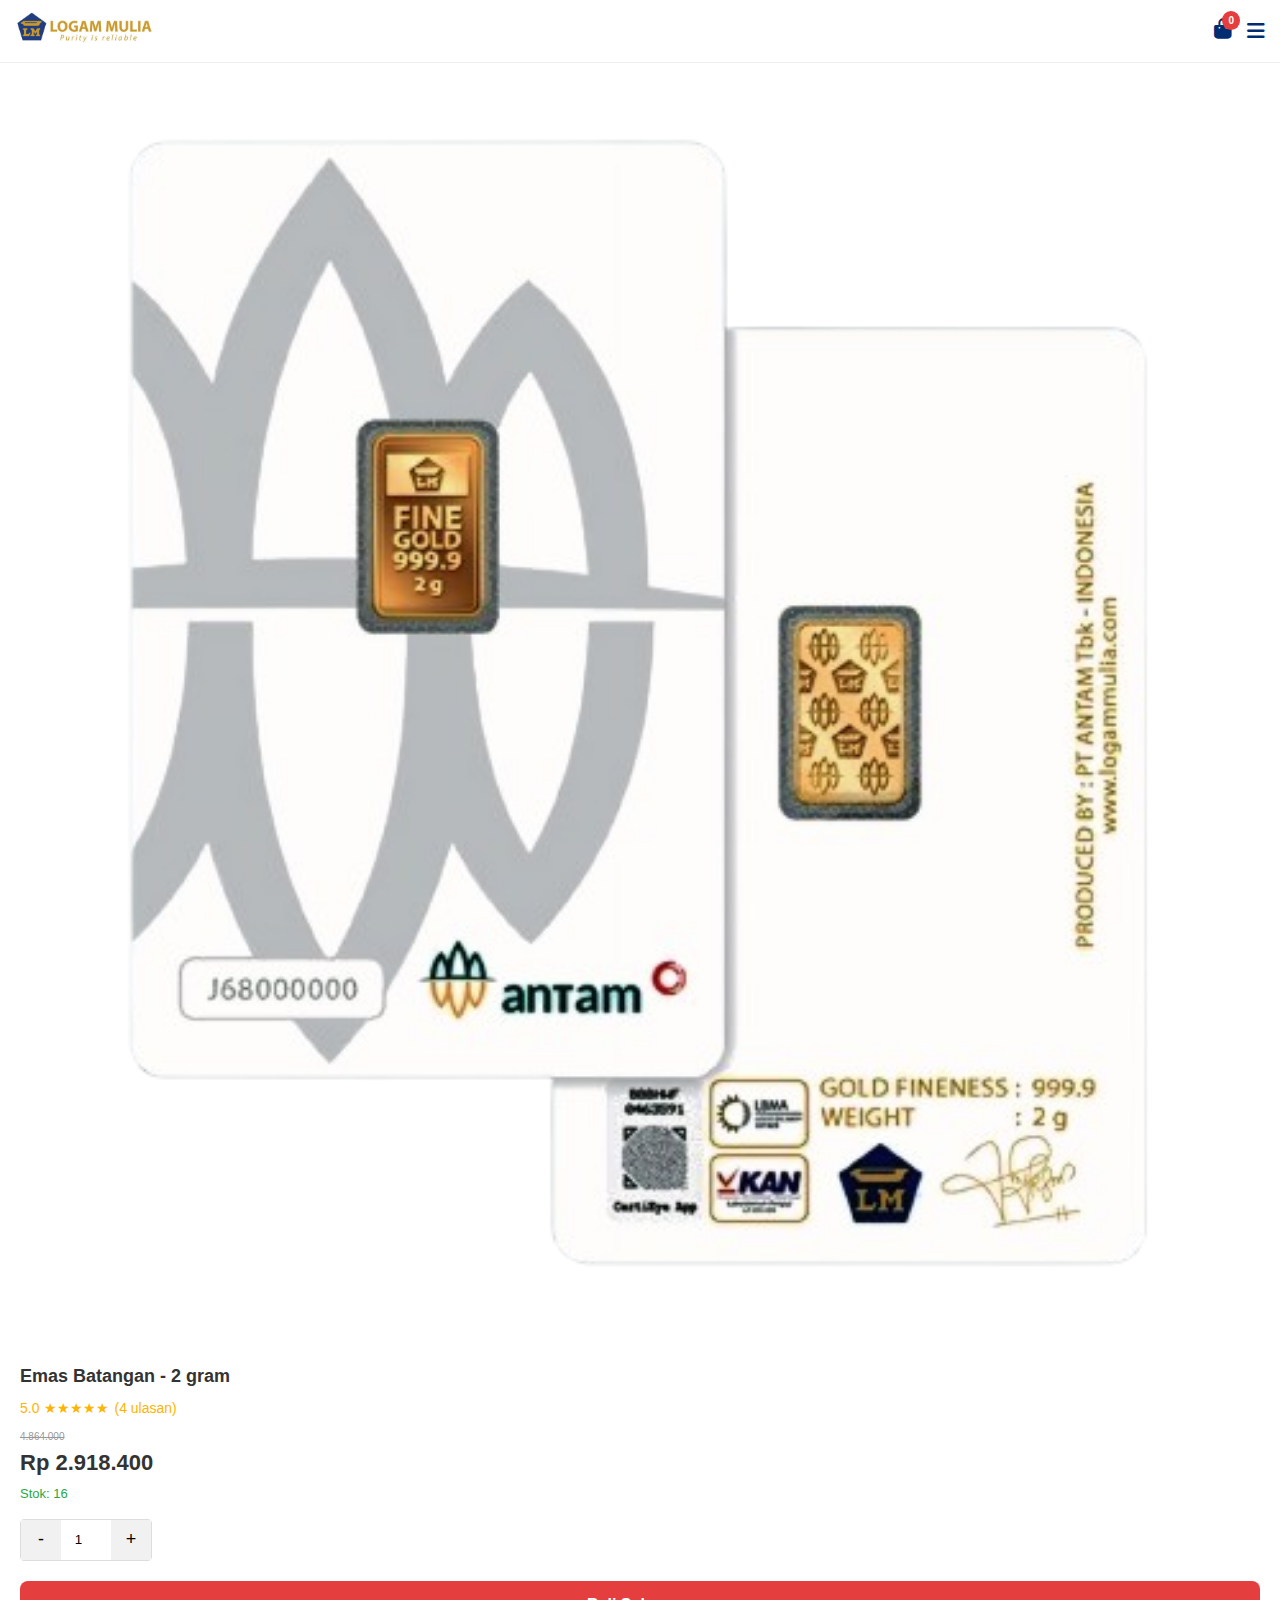
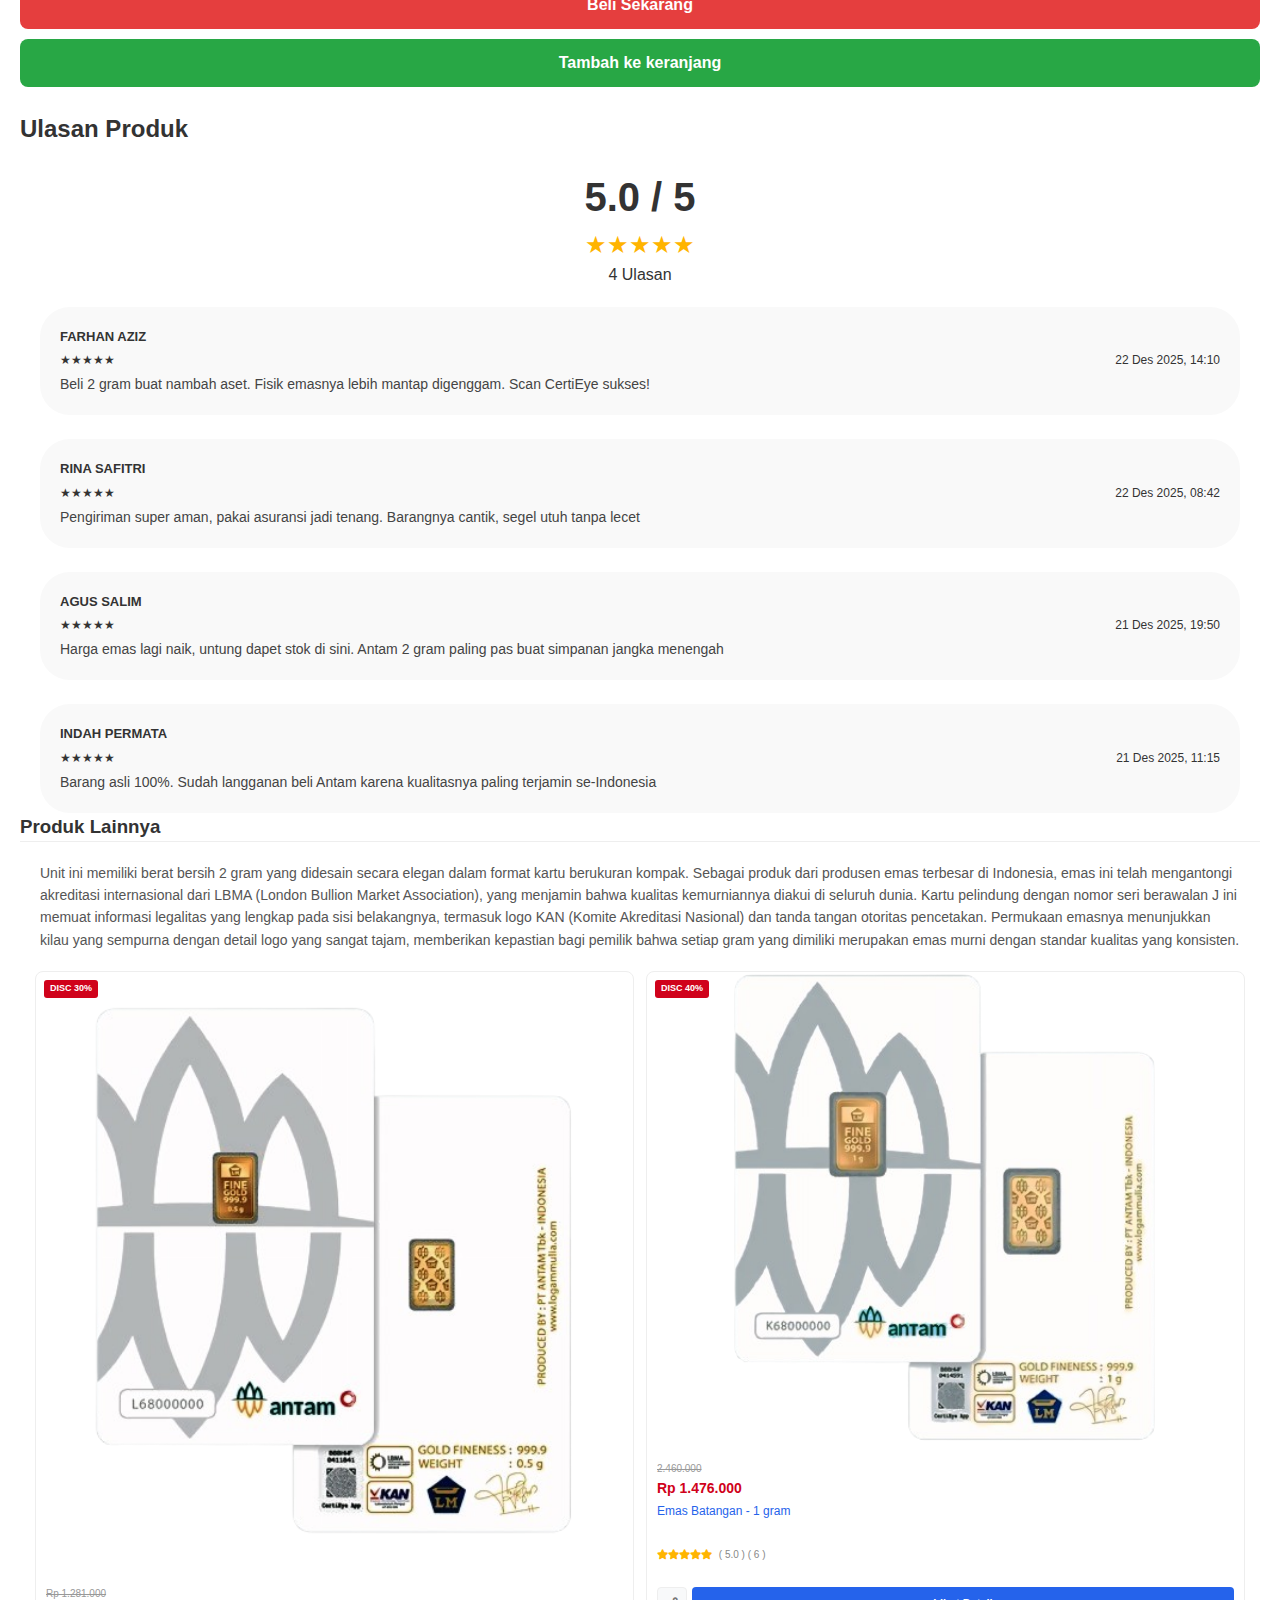
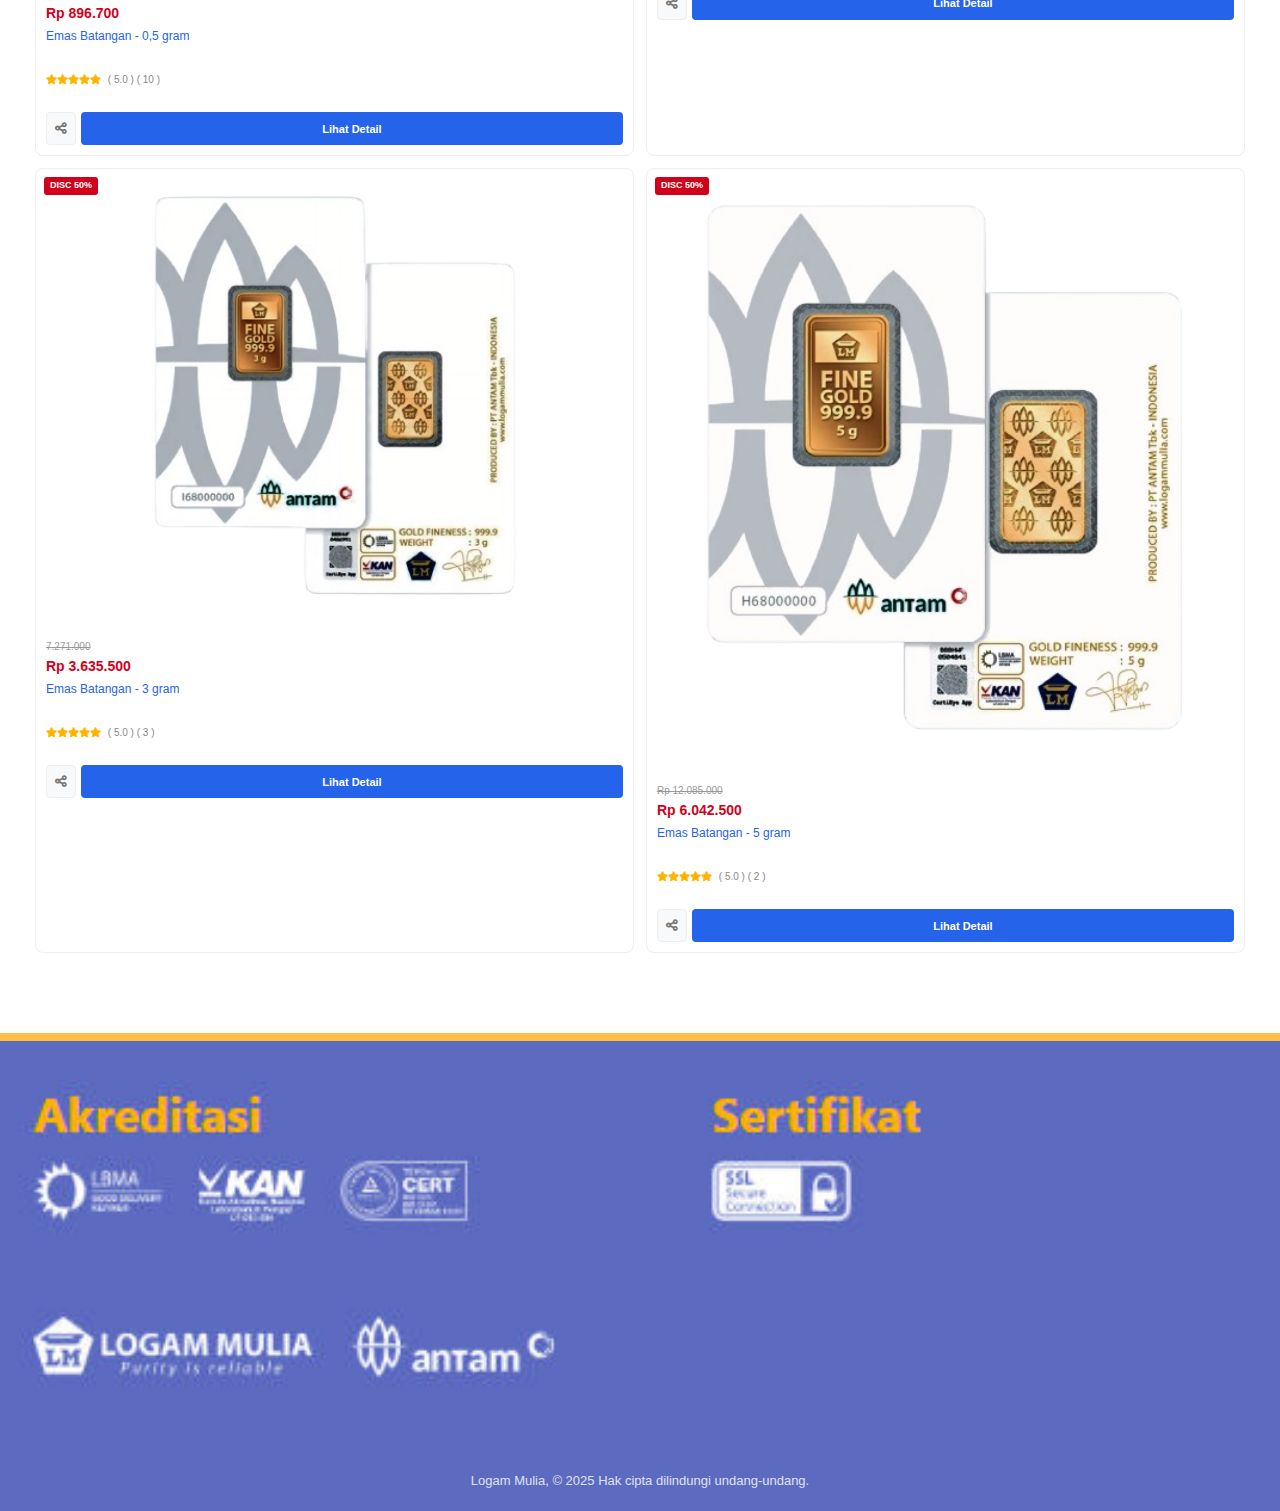
<file: cart2.html>
<!DOCTYPE html>
<html lang="id">
<head>
    <meta charset="UTF-8">
    <meta name="viewport" content="width=device-width, initial-scale=1.0">
    <title>Emas Antam LM Gift Series - Logam Mulia</title>
    <link rel="stylesheet" href="https://cdnjs.cloudflare.com/ajax/libs/font-awesome/6.0.0/css/all.min.css">
    <link rel="stylesheet" href="style5.css">
</head>
<body>

    <header id="mainHeader">
        <nav class="navbar">
            <div class="logo"onclick="window.location.href='produk.html'">
                <img src="logo.jpg" alt="Logo Utama">
            </div>
            <div class="nav-actions">
                <div style="position: relative; display: inline-block;">
                    <i class="fas fa-shopping-bag" id="cartIcon"></i>
                    <span id="cartBadge" class="cart-badge">0</span>
                </div>
                <i class="fas fa-bars" id="menuBtn"></i> 
            </div>
        </nav>
    </header>

    <div id="cartModal" class="cart-full-overlay">
        <div class="cart-container">
            <header class="cart-header">
                <div class="logo"><img src="logo.jpg" alt="Logo"></div>
                <div class="nav-actions">
                    <i class="fas fa-shopping-bag" style="color: var(--blue-dark);"></i>
                    <i class="fas fa-times" id="closeCart" style="cursor:pointer; margin-left:15px;"></i>
                </div>
            </header>
            
            <div class="cart-content">
                <h2 class="cart-title">Keranjang Belanja</h2>
                
                <div id="cartItemsContainer" style="width: 100%;">
                    <div class="empty-state" id="emptyState">
                        <p>Keranjang belanja Anda kosong</p>
                        <button class="btn-start-shopping" onclick="hideCart()">Mulai Belanja</button>
                    </div>
                    
                    <div id="cartActiveState" style="display: none;">
                        <div class="cart-selection-header">
                            <label class="checkbox-container">
                                <input type="checkbox" id="selectAll">
                                <span class="checkmark"></span>
                                Pilih Semua ( <span id="selectedCount">0</span> )
                            </label>
                            <span class="btn-bulk-delete" onclick="removeSelected()">Hapus</span>
                        </div>

                        <div id="itemList">
                            </div>

                        <div class="cart-summary-footer">
                            <div class="total-section">
                                <span class="total-label">Total</span>
                                <span class="total-amount" id="cartTotalPrice">Rp 0</span>
                            </div>
                            <button class="btn-checkout" id="btnCheckout" disabled>Checkout</button>
                        </div>
                    </div>
                </div>
            </div>

            <footer class="cart-footer">
                <div class="footer-info">
                    <div class="footer-col">
                        <p class="footer-label">Akreditasi</p>
                        <div class="footer-icons">
                            <i class="fas fa-certificate"></i>
                            <i class="fas fa-award"></i>
                        </div>
                    </div>
                    <div class="footer-col">
                        <p class="footer-label">Sertifikat</p>
                        <i class="fas fa-shield-alt"></i>
                    </div>
                </div>
                <p class="copyright">Logam Mulia, © 2025 Hak cipta dilindungi undang-undang.</p>
            </footer>
        </div>
    </div>

    <div class="sidebar-overlay" id="sidebarOverlay"></div>
    <div class="sidebar" id="sidebarMenu">
        <div class="sidebar-header">
            <div class="sidebar-logo-container">
                <img src="logo1.jpg" alt="Logo Sidebar">
            </div>
            <i class="fas fa-times close-btn" id="closeBtn"></i>
        </div>
        <div class="sidebar-content">
            <button class="side-btn blue-btn" id="sideCartBtn">
                <i class="fas fa-shopping-cart"onclick="window.location.href='checkout.html'"></i> KERANJANG
            </button>
            <button class="side-btn blue-btn" onclick="window.location.href='daftar.html'">
                <i class="fas fa-user-circle"></i> MASUK / DAFTAR
            </button>
        </div>
    </div>

    <main class="product-container">
        <div class="product-banner">
            <img src="emas2.png" alt="Emas Antam Natal">
        </div>

        <section class="product-details">
            <h1 class="product-title">Emas Batangan - 2 gram</h1>
            <div class="product-rating">
                <span class="rating-score">5.0</span>
                <span class="stars">★★★★★</span>
                <span class="rating-count">(4 ulasan)</span>
            </div>
            <div class="p-price-old">4.864.000</div>
            <div class="product-price">Rp 2.918.400</div>
            <div class="product-stock">Stok: 16</div>

            <div class="qty-wrapper">
                <button class="qty-btn" id="minusBtn">-</button>
                <input type="number" id="qtyInput" value="1" min="1">
                <button class="qty-btn" id="plusBtn">+</button>
            </div>

            <div class="action-buttons">
                <button class="btn-buy-now" onclick="window.location.href='payment.html'">Beli Sekarang</button>
                <button class="btn-add-cart">Tambah ke keranjang</button>
            </div>
            <br>

        <section class="reviews-section"> 
            <h2 class="section-title">Ulasan Produk</h2>
            <div class="review-summary-box">
                <div class="big-score">5.0 <span class="small-text">/ 5</span></div>
                <div class="stars-large">★★★★★</div>
                <div class="total-reviews">4 Ulasan</div>
            </div>

            <div class="review-list">
                <div class="review-item">
                    <div class="reviewer-name">Farhan Aziz</div>
                    <div class="review-meta">
                        <span class="stars-gold">★★★★★</span>
                        <span class="review-date">22 Des 2025, 14:10</span>
                    </div>
                    <p class="review-text">Beli 2 gram buat nambah aset. Fisik emasnya lebih mantap digenggam. Scan CertiEye sukses!</p>
                </div>
            </div>
            <br>

                        <div class="review-list">
                <div class="review-item">
                    <div class="reviewer-name">Rina Safitri</div>
                    <div class="review-meta">
                        <span class="stars-gold">★★★★★</span>
                        <span class="review-date">22 Des 2025, 08:42</span>
                    </div>
                    <p class="review-text">Pengiriman super aman, pakai asuransi jadi tenang. Barangnya cantik, segel utuh tanpa lecet</p>
                </div>
            </div>
                        <br>

                            <div class="review-item">
                    <div class="reviewer-name">Agus Salim</div>
                    <div class="review-meta">
                        <span class="stars-gold">★★★★★</span>
                        <span class="review-date">21 Des 2025, 19:50</span>
                    </div>
                    <p class="review-text">Harga emas lagi naik, untung dapet stok di sini. Antam 2 gram paling pas buat simpanan jangka menengah</p>
                </div>
            </div>
                        <br>

                            <div class="review-item">
                    <div class="reviewer-name">Indah Permata</div>
                    <div class="review-meta">
                        <span class="stars-gold">★★★★★</span>
                        <span class="review-date">21 Des 2025, 11:15</span>
                    </div>
                    <p class="review-text">Barang asli 100%. Sudah langganan beli Antam karena kualitasnya paling terjamin se-Indonesia</p>
                </div>
            </div>
<p><h3><b>Produk Lainnya</b></h3></p>
        </section>
        <section class="product-description">
            <p>Unit ini memiliki berat bersih 2 gram yang didesain secara elegan dalam format kartu berukuran kompak. Sebagai produk dari produsen emas terbesar di Indonesia, emas ini telah mengantongi akreditasi internasional dari LBMA (London Bullion Market Association), yang menjamin bahwa kualitas kemurniannya diakui di seluruh dunia. Kartu pelindung dengan nomor seri berawalan J ini memuat informasi legalitas yang lengkap pada sisi belakangnya, termasuk logo KAN (Komite Akreditasi Nasional) dan tanda tangan otoritas pencetakan. Permukaan emasnya menunjukkan kilau yang sempurna dengan detail logo yang sangat tajam, memberikan kepastian bagi pemilik bahwa setiap gram yang dimiliki merupakan emas murni dengan standar kualitas yang konsisten.</p>
        </section>


<div class="product-grid" id="productGrid">
    <div class="product-card">
        <div class="card-img">
            <img src="emas0.png" alt="Produk">
            <div class="discount-badge">Disc 30%</div>
        </div>
        <div class="card-body">
            <p class="p-price-old">Rp 1.281.000</p>
            <p class="p-price">Rp 896.700</p>
            <p class="p-title">Emas Batangan - 0,5 gram</p>
            <div class="p-rating">
                <i class="fas fa-star"></i><i class="fas fa-star"></i><i class="fas fa-star"></i><i class="fas fa-star"></i><i class="fas fa-star"></i>
                <span>( 5.0 ) ( 10 )</span>
            </div>
            <div class="card-footer-btns">
                <button class="btn-share"><i class="fas fa-share-alt"></i></button>
                <button class="btn-view"onclick="window.location.href='cart0.html'">Lihat Detail</button>
            </div>
        </div>
    </div>

    <div class="product-card">
        <div class="card-img">
            <img src="emas1.png" alt="Produk">
            <div class="discount-badge">Disc 40%</div>
        </div>
        <div class="card-body">
            <p class="p-price-old">2.460.000</p>
            <p class="p-price">Rp 1.476.000</p>
            <p class="p-title">Emas Batangan - 1 gram</p>
            <div class="p-rating">
                <i class="fas fa-star"></i><i class="fas fa-star"></i><i class="fas fa-star"></i><i class="fas fa-star"></i><i class="fas fa-star"></i>
                <span>( 5.0 ) ( 6 )</span>
            </div>
            <div class="card-footer-btns">
                <button class="btn-share"><i class="fas fa-share-alt"></i></button>
                <button class="btn-view"onclick="window.location.href='cart1.html'">Lihat Detail</button>
            </div>
        </div>
    </div>

    <div class="product-card">
        <div class="card-img">
            <img src="emas3.png" alt="Produk">
            <div class="discount-badge">Disc 50%</div>
        </div>
        <div class="card-body">
            <p class="p-price-old">7.271.000</p>
            <p class="p-price">Rp 3.635.500</p>
            <p class="p-title">Emas Batangan - 3 gram</p>
            <div class="p-rating">
                <i class="fas fa-star"></i><i class="fas fa-star"></i><i class="fas fa-star"></i><i class="fas fa-star"></i><i class="fas fa-star"></i>
                <span>( 5.0 ) ( 3 )</span>
            </div>
            <div class="card-footer-btns">
                <button class="btn-share"><i class="fas fa-share-alt"></i></button>
                <button class="btn-view"onclick="window.location.href='cart3.html'">Lihat Detail</button>
            </div>
        </div>
    </div>

    <div class="product-card">
        <div class="card-img">
            <img src="emas5.png" alt="Produk">
            <div class="discount-badge">Disc 50%</div>
        </div>
        <div class="card-body">
            <p class="p-price-old">Rp 12.085.000</p>
            <p class="p-price">Rp 6.042.500</p>
            <p class="p-title">Emas Batangan - 5 gram</p>
            <div class="p-rating">
                <i class="fas fa-star"></i><i class="fas fa-star"></i><i class="fas fa-star"></i><i class="fas fa-star"></i><i class="fas fa-star"></i>
                <span>( 5.0 ) ( 2 )</span>
            </div>
            <div class="card-footer-btns">
                <button class="btn-share"><i class="fas fa-share-alt"></i></button>
                <button class="btn-view"onclick="window.location.href='cart5.html'">Lihat Detail</button>
            </div>
        </div>
    </div>
</div>

        </section>
    </main>

    <footer class="site-footer">
        <div class="footer-image-container">
            <img src="footer.jpg" alt="Footer Image">
        </div>
        <div class="bottom-bar">
            <p>Logam Mulia, © 2025 Hak cipta dilindungi undang-undang.</p>
        </div>
    </footer>

    <script src="script5.js"></script>
    <script>
document.getElementById('btnCheckout').addEventListener('click', function() {
    window.location.href = 'payment.html';
});
</script>
</body>
</html>
</file>
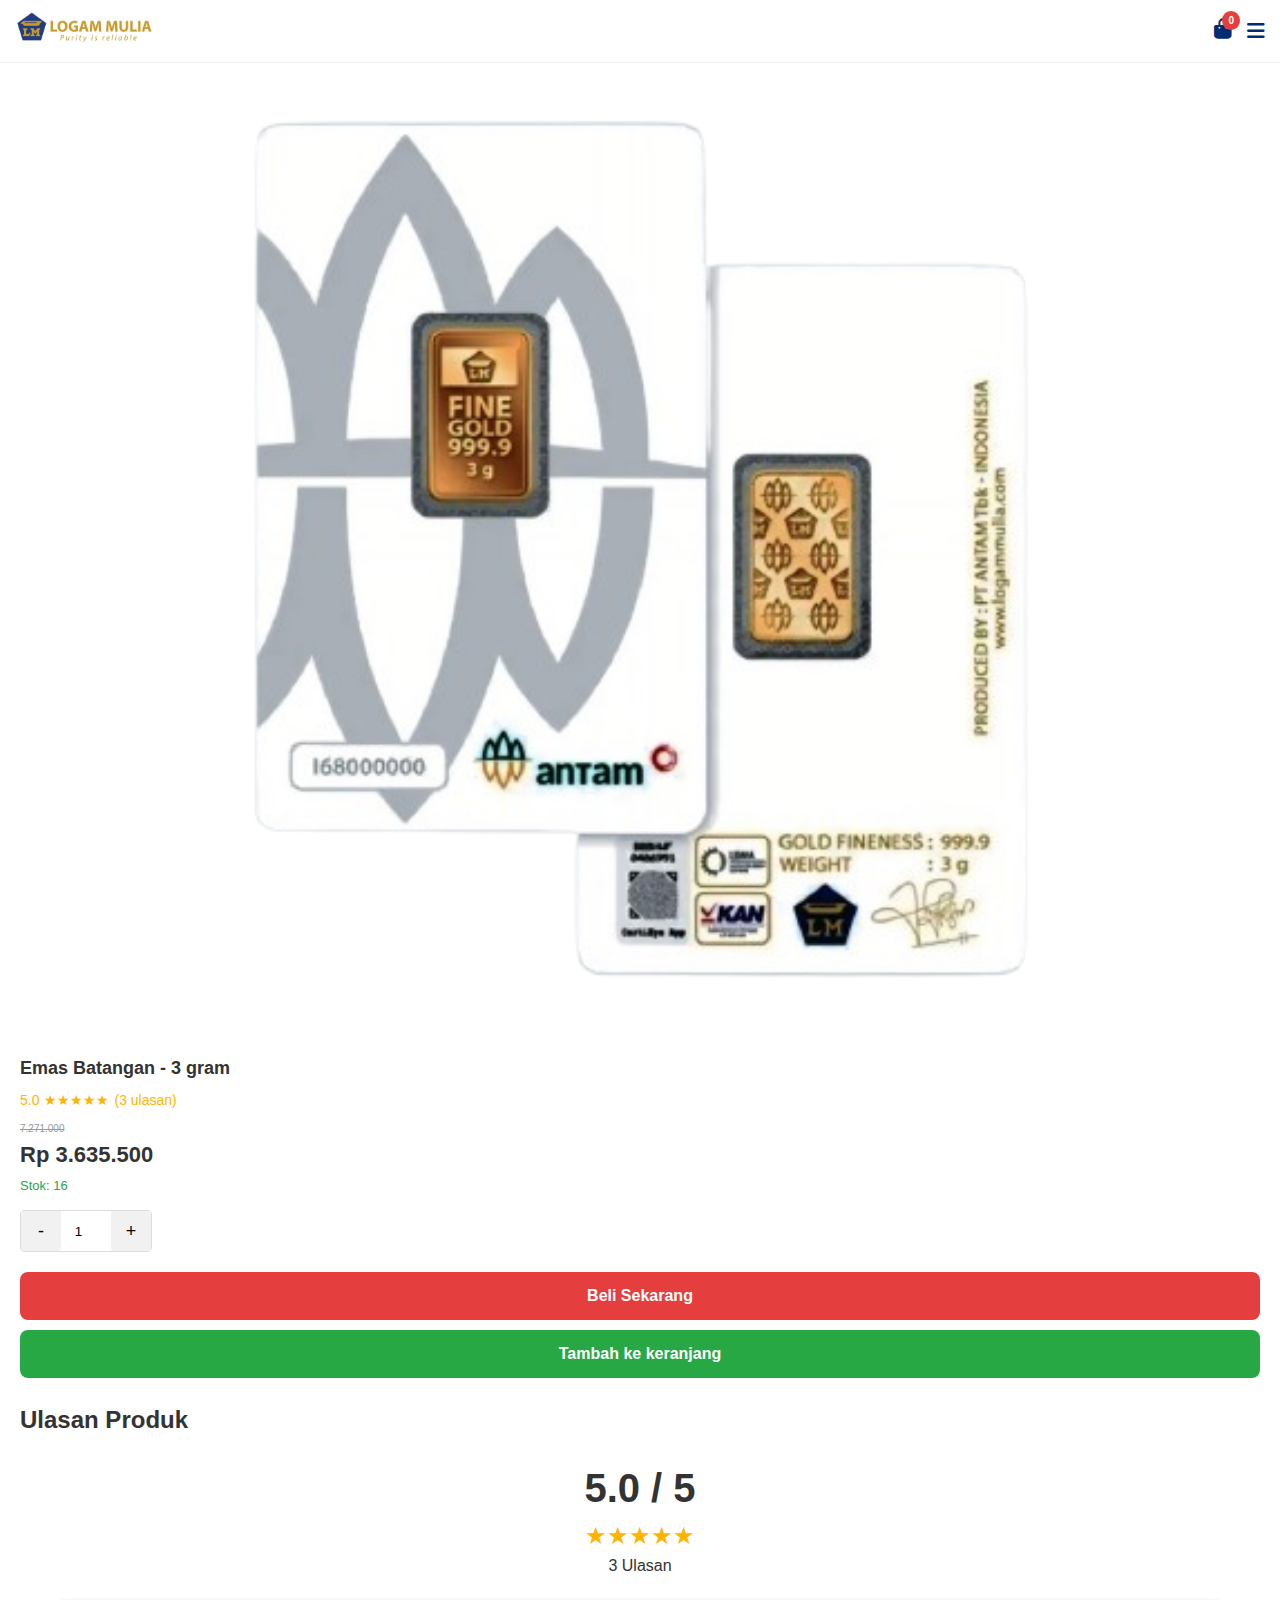
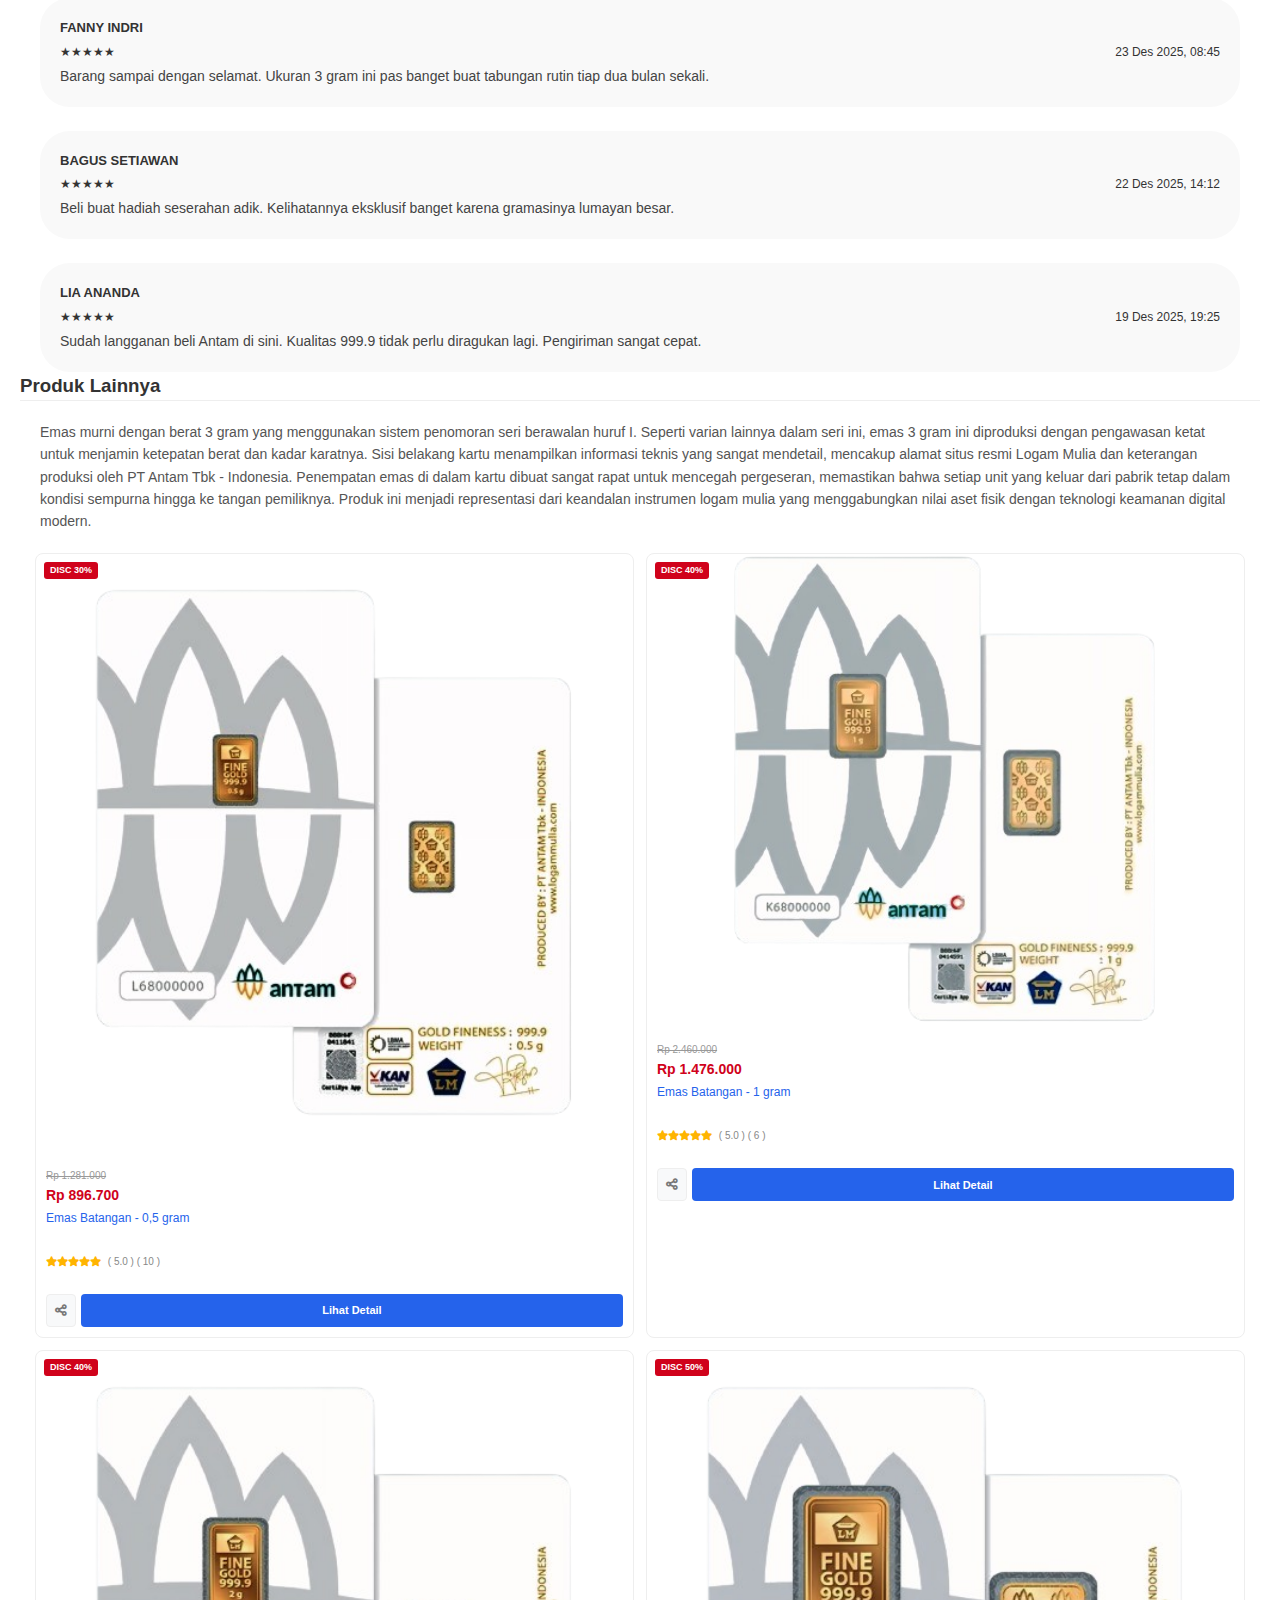
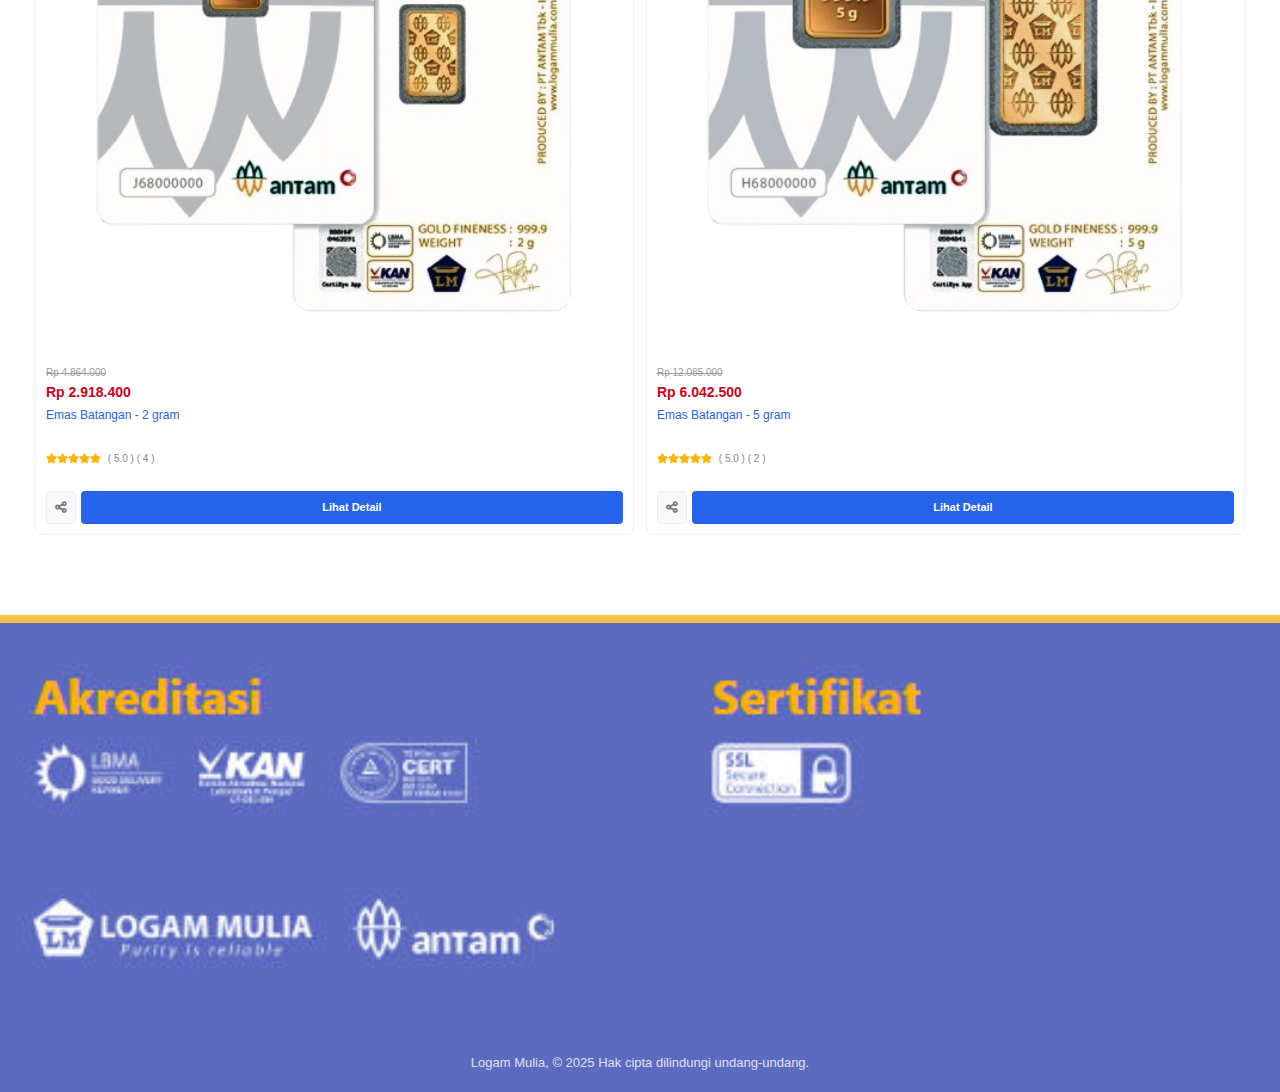
<file: cart3.html>
<!DOCTYPE html>
<html lang="id">
<head>
    <meta charset="UTF-8">
    <meta name="viewport" content="width=device-width, initial-scale=1.0">
    <title>Emas Antam LM Gift Series - Logam Mulia</title>
    <link rel="stylesheet" href="https://cdnjs.cloudflare.com/ajax/libs/font-awesome/6.0.0/css/all.min.css">
    <link rel="stylesheet" href="style5.css">
</head>
<body>

    <header id="mainHeader">
        <nav class="navbar">
            <div class="logo"onclick="window.location.href='produk.html'">
                <img src="logo.jpg" alt="Logo Utama">
            </div>
            <div class="nav-actions">
                <div style="position: relative; display: inline-block;">
                    <i class="fas fa-shopping-bag" id="cartIcon"></i>
                    <span id="cartBadge" class="cart-badge">0</span>
                </div>
                <i class="fas fa-bars" id="menuBtn"></i> 
            </div>
        </nav>
    </header>

    <div id="cartModal" class="cart-full-overlay">
        <div class="cart-container">
            <header class="cart-header">
                <div class="logo"><img src="logo.jpg" alt="Logo"></div>
                <div class="nav-actions">
                    <i class="fas fa-shopping-bag" style="color: var(--blue-dark);"></i>
                    <i class="fas fa-times" id="closeCart" style="cursor:pointer; margin-left:15px;"></i>
                </div>
            </header>
            
            <div class="cart-content">
                <h2 class="cart-title">Keranjang Belanja</h2>
                
                <div id="cartItemsContainer" style="width: 100%;">
                    <div class="empty-state" id="emptyState">
                        <p>Keranjang belanja Anda kosong</p>
                        <button class="btn-start-shopping" onclick="hideCart()">Mulai Belanja</button>
                    </div>
                    
                    <div id="cartActiveState" style="display: none;">
                        <div class="cart-selection-header">
                            <label class="checkbox-container">
                                <input type="checkbox" id="selectAll">
                                <span class="checkmark"></span>
                                Pilih Semua ( <span id="selectedCount">0</span> )
                            </label>
                            <span class="btn-bulk-delete" onclick="removeSelected()">Hapus</span>
                        </div>

                        <div id="itemList">
                            </div>

                        <div class="cart-summary-footer">
                            <div class="total-section">
                                <span class="total-label">Total</span>
                                <span class="total-amount" id="cartTotalPrice">Rp 0</span>
                            </div>
                            <button class="btn-checkout" id="btnCheckout" disabled>Checkout</button>
                        </div>
                    </div>
                </div>
            </div>

            <footer class="cart-footer">
                <div class="footer-info">
                    <div class="footer-col">
                        <p class="footer-label">Akreditasi</p>
                        <div class="footer-icons">
                            <i class="fas fa-certificate"></i>
                            <i class="fas fa-award"></i>
                        </div>
                    </div>
                    <div class="footer-col">
                        <p class="footer-label">Sertifikat</p>
                        <i class="fas fa-shield-alt"></i>
                    </div>
                </div>
                <p class="copyright">Logam Mulia, © 2025 Hak cipta dilindungi undang-undang.</p>
            </footer>
        </div>
    </div>

    <div class="sidebar-overlay" id="sidebarOverlay"></div>
    <div class="sidebar" id="sidebarMenu">
        <div class="sidebar-header">
            <div class="sidebar-logo-container">
                <img src="logo1.jpg" alt="Logo Sidebar">
            </div>
            <i class="fas fa-times close-btn" id="closeBtn"></i>
        </div>
        <div class="sidebar-content">
            <button class="side-btn blue-btn" id="sideCartBtn">
                <i class="fas fa-shopping-cart"onclick="window.location.href='checkout.html'"></i> KERANJANG
            </button>
            <button class="side-btn blue-btn" onclick="window.location.href='daftar.html'">
                <i class="fas fa-user-circle"></i> MASUK / DAFTAR
            </button>
        </div>
    </div>

    <main class="product-container">
        <div class="product-banner">
            <img src="emas3.png" alt="Emas Antam Natal">
        </div>

        <section class="product-details">
            <h1 class="product-title">Emas Batangan - 3 gram</h1>
            <div class="product-rating">
                <span class="rating-score">5.0</span>
                <span class="stars">★★★★★</span>
                <span class="rating-count">(3 ulasan)</span>
            </div>
            <div class="p-price-old">7.271.000</div>
            <div class="product-price">Rp 3.635.500</div>
            <div class="product-stock">Stok: 16</div>

            <div class="qty-wrapper">
                <button class="qty-btn" id="minusBtn">-</button>
                <input type="number" id="qtyInput" value="1" min="1">
                <button class="qty-btn" id="plusBtn">+</button>
            </div>

            <div class="action-buttons">
                <button class="btn-buy-now" onclick="window.location.href='payment.html'">Beli Sekarang</button>
                <button class="btn-add-cart">Tambah ke keranjang</button>
            </div>
            <br>

        <section class="reviews-section"> 
            <h2 class="section-title">Ulasan Produk</h2>
            <div class="review-summary-box">
                <div class="big-score">5.0 <span class="small-text">/ 5</span></div>
                <div class="stars-large">★★★★★</div>
                <div class="total-reviews">3 Ulasan</div>
            </div>

            <div class="review-list">
                <div class="review-item">
                    <div class="reviewer-name">Fanny Indri</div>
                    <div class="review-meta">
                        <span class="stars-gold">★★★★★</span>
                        <span class="review-date">23 Des 2025, 08:45</span>
                    </div>
                    <p class="review-text">Barang sampai dengan selamat. Ukuran 3 gram ini pas banget buat tabungan rutin tiap dua bulan sekali.</p>
                </div>
            </div>
            <br>
            <div class="review-list">
                <div class="review-item">
                    <div class="reviewer-name">Bagus Setiawan</div>
                    <div class="review-meta">
                        <span class="stars-gold">★★★★★</span>
                        <span class="review-date">22 Des 2025, 14:12</span>
                    </div>
                    <p class="review-text">Beli buat hadiah seserahan adik. Kelihatannya eksklusif banget karena gramasinya lumayan besar.</p>
                </div>
            </div>
            <br>
                        <div class="review-list">
                <div class="review-item">
                    <div class="reviewer-name">Lia Ananda</div>
                    <div class="review-meta">
                        <span class="stars-gold">★★★★★</span>
                        <span class="review-date">19 Des 2025, 19:25</span>
                    </div>
                    <p class="review-text">Sudah langganan beli Antam di sini. Kualitas 999.9 tidak perlu diragukan lagi. Pengiriman sangat cepat.</p>
                </div>
            </div>
<p><h3><b>Produk Lainnya</b></h3></p>
        </section>
        <section class="product-description">
            <p>Emas murni dengan berat 3 gram yang menggunakan sistem penomoran seri berawalan huruf I. Seperti varian lainnya dalam seri ini, emas 3 gram ini diproduksi dengan pengawasan ketat untuk menjamin ketepatan berat dan kadar karatnya. Sisi belakang kartu menampilkan informasi teknis yang sangat mendetail, mencakup alamat situs resmi Logam Mulia dan keterangan produksi oleh PT Antam Tbk - Indonesia. Penempatan emas di dalam kartu dibuat sangat rapat untuk mencegah pergeseran, memastikan bahwa setiap unit yang keluar dari pabrik tetap dalam kondisi sempurna hingga ke tangan pemiliknya. Produk ini menjadi representasi dari keandalan instrumen logam mulia yang menggabungkan nilai aset fisik dengan teknologi keamanan digital modern.</p>
        </section>


<div class="product-grid" id="productGrid">
    <div class="product-card">
        <div class="card-img">
            <img src="emas0.png" alt="Produk">
            <div class="discount-badge">Disc 30%</div>
        </div>
        <div class="card-body">
            <p class="p-price-old">Rp 1.281.000</p>
            <p class="p-price">Rp 896.700</p>
            <p class="p-title">Emas Batangan - 0,5 gram</p>
            <div class="p-rating">
                <i class="fas fa-star"></i><i class="fas fa-star"></i><i class="fas fa-star"></i><i class="fas fa-star"></i><i class="fas fa-star"></i>
                <span>( 5.0 ) ( 10 )</span>
            </div>
            <div class="card-footer-btns">
                <button class="btn-share"><i class="fas fa-share-alt"></i></button>
                <button class="btn-view"onclick="window.location.href='cart0.html'">Lihat Detail</button>
            </div>
        </div>
    </div>

    <div class="product-card">
        <div class="card-img">
            <img src="emas1.png" alt="Produk">
            <div class="discount-badge">Disc 40%</div>
        </div>
        <div class="card-body">
            <p class="p-price-old">Rp 2.460.000</p>
            <p class="p-price">Rp 1.476.000</p>
            <p class="p-title">Emas Batangan - 1 gram</p>
            <div class="p-rating">
                <i class="fas fa-star"></i><i class="fas fa-star"></i><i class="fas fa-star"></i><i class="fas fa-star"></i><i class="fas fa-star"></i>
                <span>( 5.0 ) ( 6 )</span>
            </div>
            <div class="card-footer-btns">
                <button class="btn-share"><i class="fas fa-share-alt"></i></button>
                <button class="btn-view"onclick="window.location.href='cart1.html'">Lihat Detail</button>
            </div>
        </div>
    </div>

    <div class="product-card">
        <div class="card-img">
            <img src="emas2.png" alt="Produk">
            <div class="discount-badge">Disc 40%</div>
        </div>
        <div class="card-body">
            <p class="p-price-old">Rp 4.864.000</p>
            <p class="p-price">Rp 2.918.400</p>
            <p class="p-title">Emas Batangan - 2 gram</p>
            <div class="p-rating">
                <i class="fas fa-star"></i><i class="fas fa-star"></i><i class="fas fa-star"></i><i class="fas fa-star"></i><i class="fas fa-star"></i>
                <span>( 5.0 ) ( 4 )</span>
            </div>
            <div class="card-footer-btns">
                <button class="btn-share"><i class="fas fa-share-alt"></i></button>
                <button class="btn-view"onclick="window.location.href='cart2.html'">Lihat Detail</button>
            </div>
        </div>
    </div>

    <div class="product-card">
        <div class="card-img">
            <img src="emas5.png" alt="Produk">
            <div class="discount-badge">Disc 50%</div>
        </div>
        <div class="card-body">
            <p class="p-price-old">Rp 12.085.000</p>
            <p class="p-price">Rp 6.042.500</p>
            <p class="p-title">Emas Batangan - 5 gram</p>
            <div class="p-rating">
                <i class="fas fa-star"></i><i class="fas fa-star"></i><i class="fas fa-star"></i><i class="fas fa-star"></i><i class="fas fa-star"></i>
                <span>( 5.0 ) ( 2 )</span>
            </div>
            <div class="card-footer-btns">
                <button class="btn-share"><i class="fas fa-share-alt"></i></button>
                <button class="btn-view"onclick="window.location.href='cart5.html'">Lihat Detail</button>
            </div>
        </div>
    </div>
</div>

        </section>
    </main>

    <footer class="site-footer">
        <div class="footer-image-container">
            <img src="footer.jpg" alt="Footer Image">
        </div>
        <div class="bottom-bar">
            <p>Logam Mulia, © 2025 Hak cipta dilindungi undang-undang.</p>
        </div>
    </footer>

    <script src="script5.js"></script>
    <script>
document.getElementById('btnCheckout').addEventListener('click', function() {
    window.location.href = 'payment.html';
});
</script>
</body>
</html>
</file>
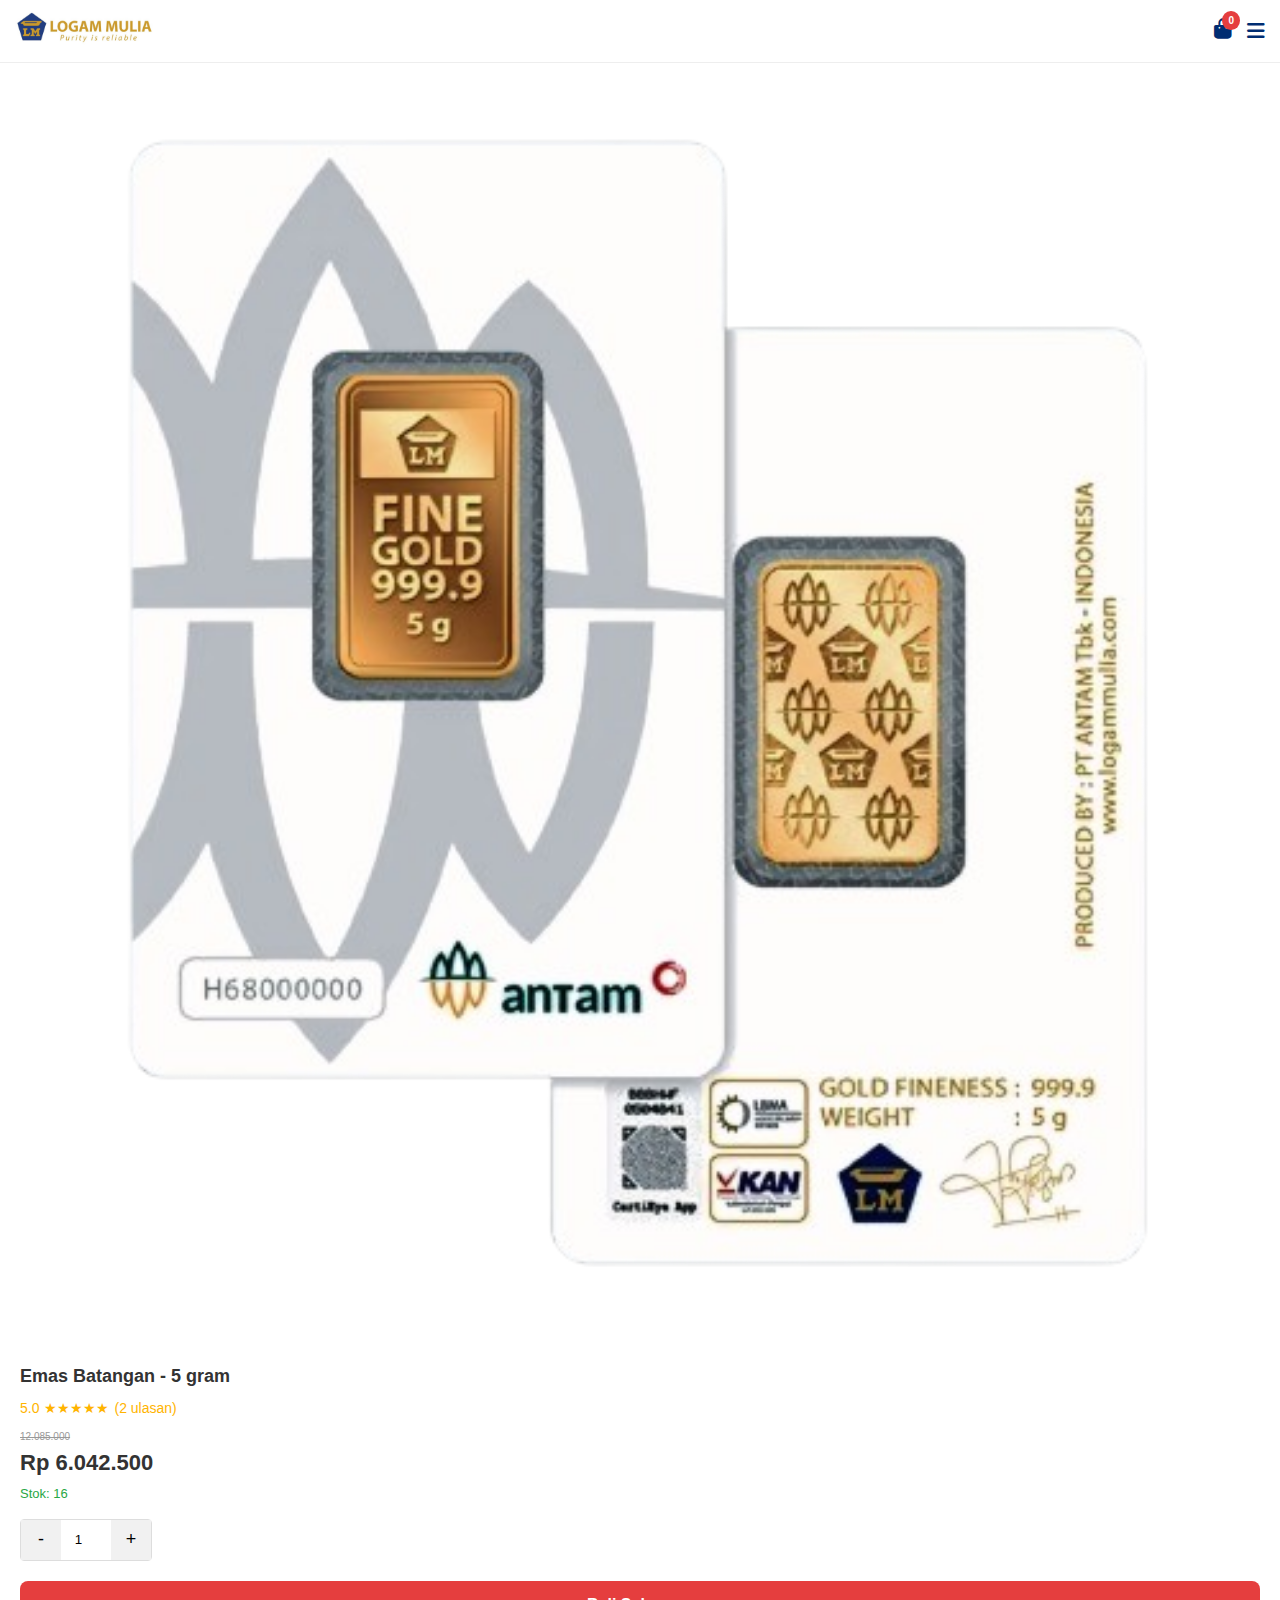
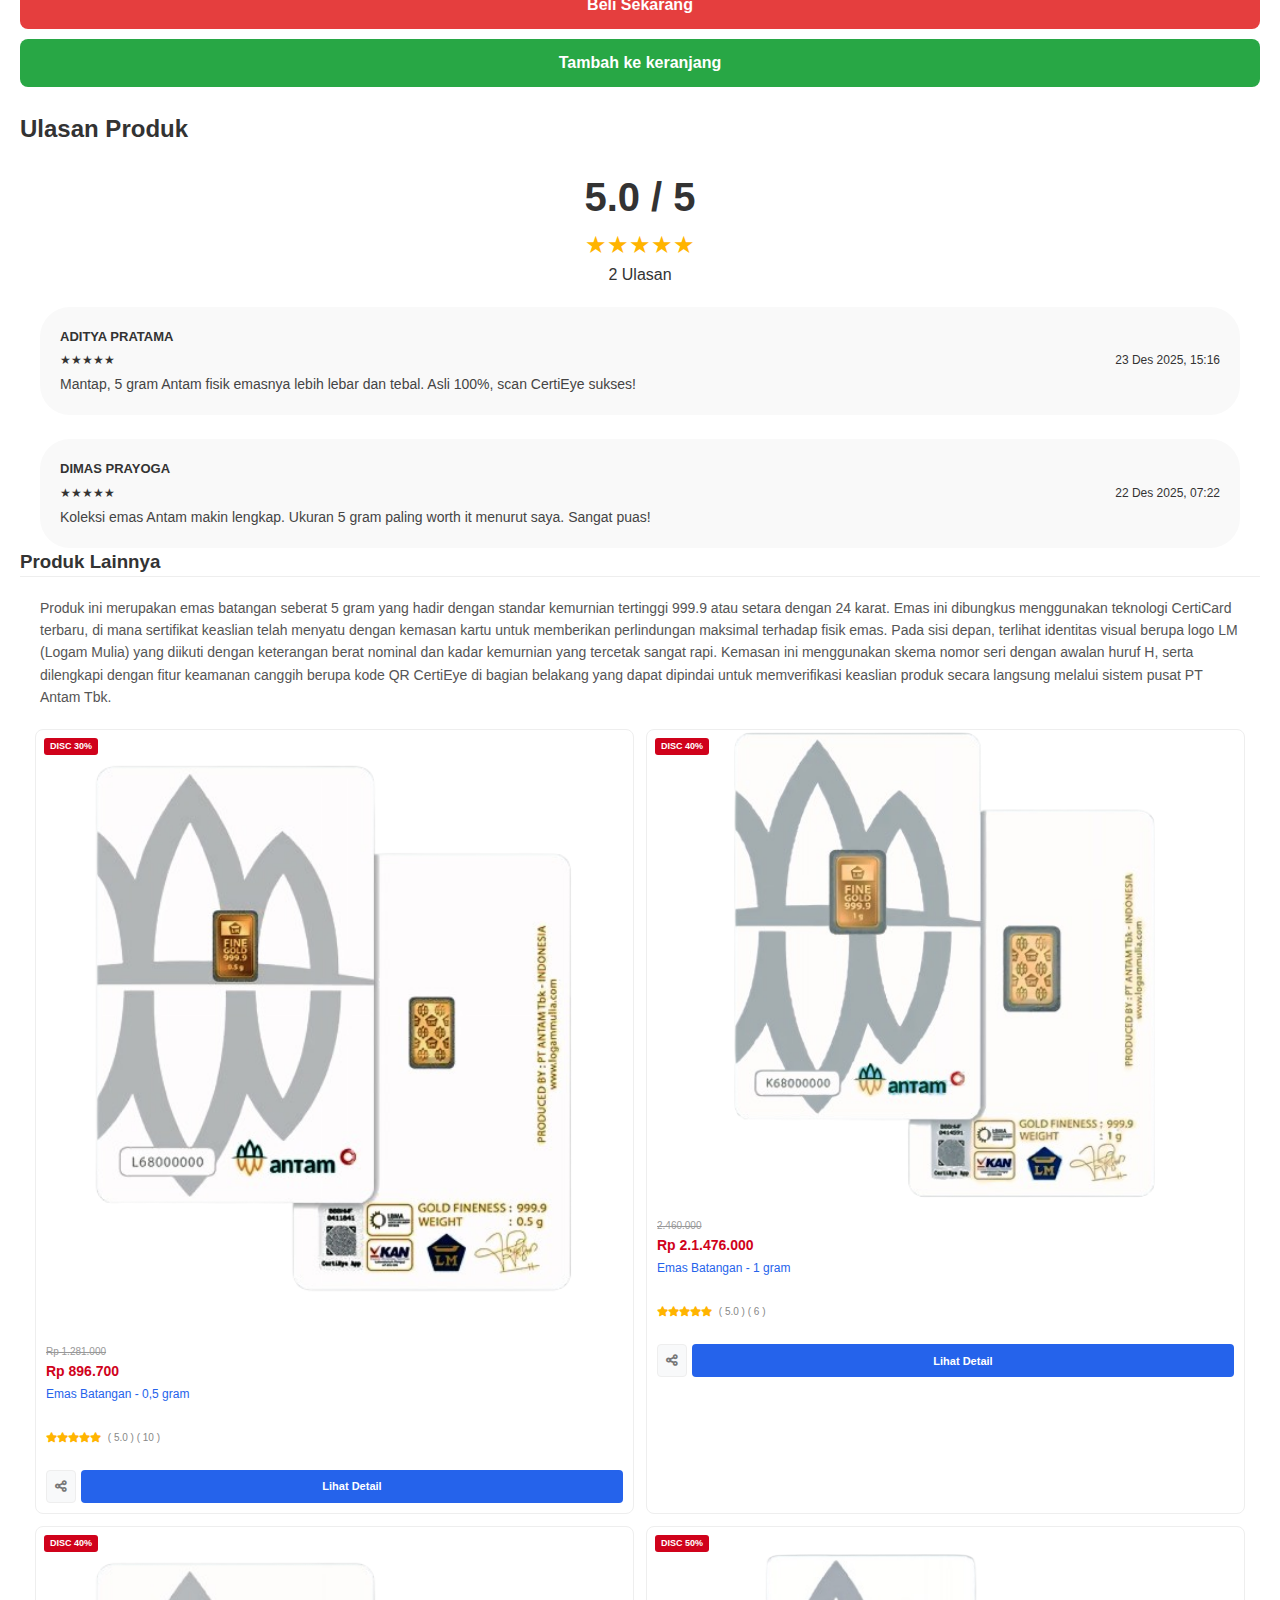
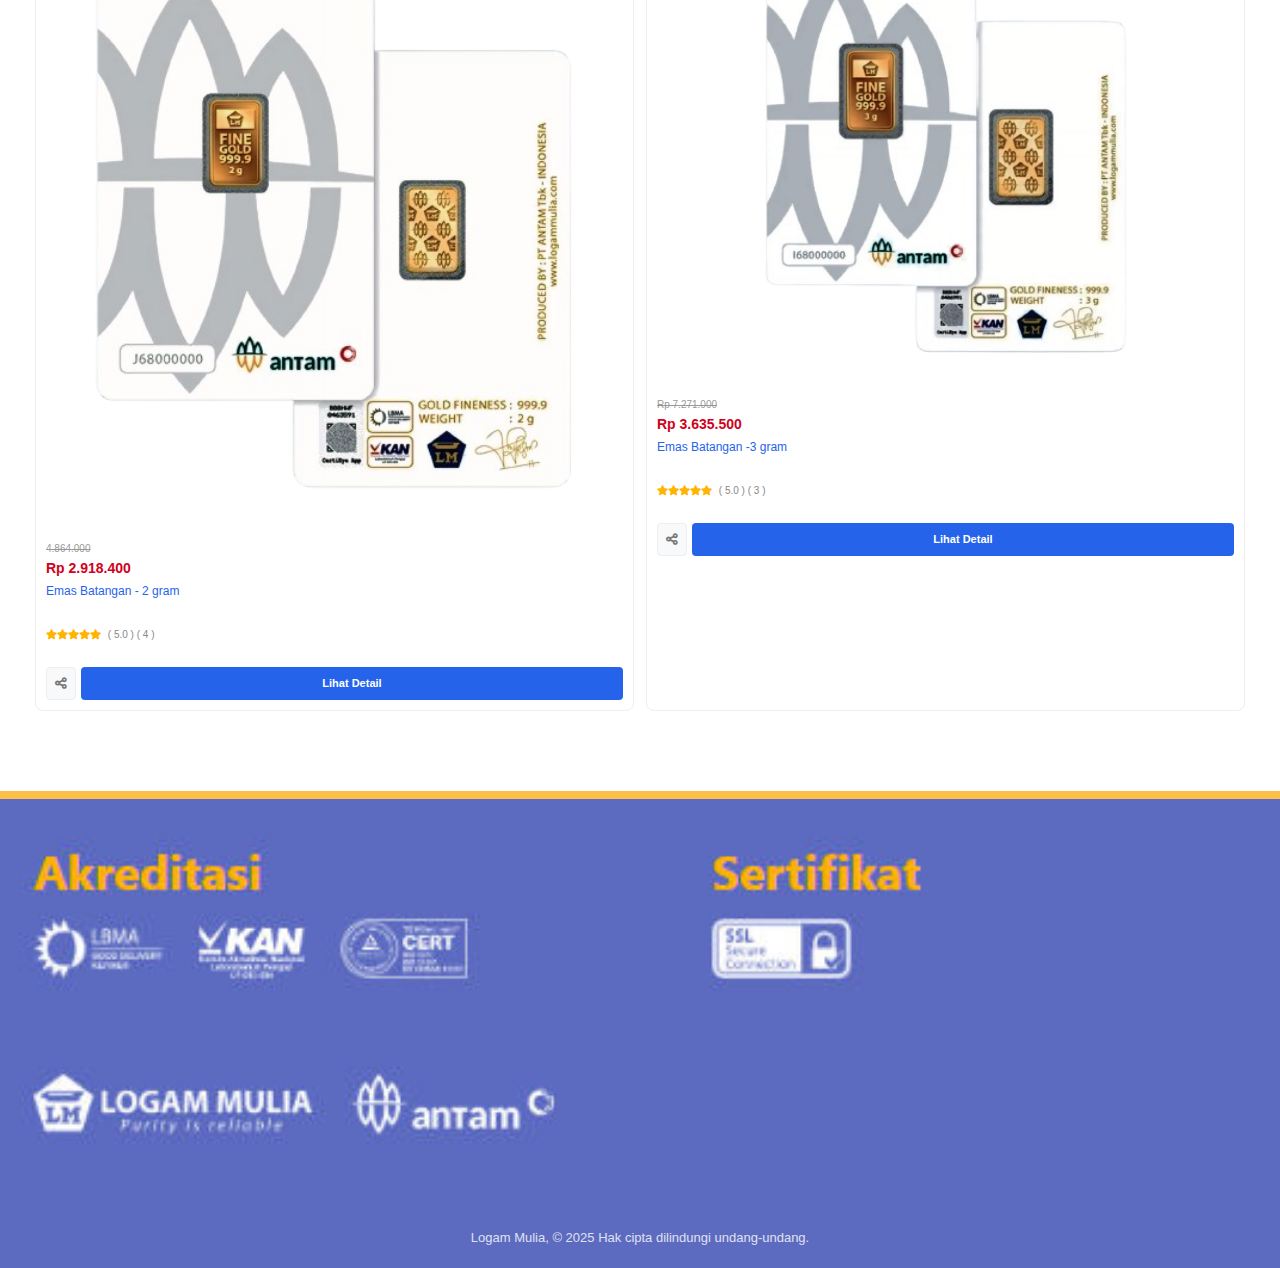
<file: cart5.html>
<!DOCTYPE html>
<html lang="id">
<head>
    <meta charset="UTF-8">
    <meta name="viewport" content="width=device-width, initial-scale=1.0">
    <title>Emas Antam LM Gift Series - Logam Mulia</title>
    <link rel="stylesheet" href="https://cdnjs.cloudflare.com/ajax/libs/font-awesome/6.0.0/css/all.min.css">
    <link rel="stylesheet" href="style5.css">
</head>
<body>

    <header id="mainHeader">
        <nav class="navbar">
            <div class="logo"onclick="window.location.href='produk.html'">
                <img src="logo.jpg" alt="Logo Utama">
            </div>
            <div class="nav-actions">
                <div style="position: relative; display: inline-block;">
                    <i class="fas fa-shopping-bag" id="cartIcon"></i>
                    <span id="cartBadge" class="cart-badge">0</span>
                </div>
                <i class="fas fa-bars" id="menuBtn"></i> 
            </div>
        </nav>
    </header>

    <div id="cartModal" class="cart-full-overlay">
        <div class="cart-container">
            <header class="cart-header">
                <div class="logo"><img src="logo.jpg" alt="Logo"></div>
                <div class="nav-actions">
                    <i class="fas fa-shopping-bag" style="color: var(--blue-dark);"></i>
                    <i class="fas fa-times" id="closeCart" style="cursor:pointer; margin-left:15px;"></i>
                </div>
            </header>
            
            <div class="cart-content">
                <h2 class="cart-title">Keranjang Belanja</h2>
                
                <div id="cartItemsContainer" style="width: 100%;">
                    <div class="empty-state" id="emptyState">
                        <p>Keranjang belanja Anda kosong</p>
                        <button class="btn-start-shopping" onclick="hideCart()">Mulai Belanja</button>
                    </div>
                    
                    <div id="cartActiveState" style="display: none;">
                        <div class="cart-selection-header">
                            <label class="checkbox-container">
                                <input type="checkbox" id="selectAll">
                                <span class="checkmark"></span>
                                Pilih Semua ( <span id="selectedCount">0</span> )
                            </label>
                            <span class="btn-bulk-delete" onclick="removeSelected()">Hapus</span>
                        </div>

                        <div id="itemList">
                            </div>

                        <div class="cart-summary-footer">
                            <div class="total-section">
                                <span class="total-label">Total</span>
                                <span class="total-amount" id="cartTotalPrice">Rp 0</span>
                            </div>
                            <button class="btn-checkout" id="btnCheckout" disabled>Checkout</button>
                        </div>
                    </div>
                </div>
            </div>

            <footer class="cart-footer">
                <div class="footer-info">
                    <div class="footer-col">
                        <p class="footer-label">Akreditasi</p>
                        <div class="footer-icons">
                            <i class="fas fa-certificate"></i>
                            <i class="fas fa-award"></i>
                        </div>
                    </div>
                    <div class="footer-col">
                        <p class="footer-label">Sertifikat</p>
                        <i class="fas fa-shield-alt"></i>
                    </div>
                </div>
                <p class="copyright">Logam Mulia, © 2025 Hak cipta dilindungi undang-undang.</p>
            </footer>
        </div>
    </div>

    <div class="sidebar-overlay" id="sidebarOverlay"></div>
    <div class="sidebar" id="sidebarMenu">
        <div class="sidebar-header">
            <div class="sidebar-logo-container">
                <img src="logo1.jpg" alt="Logo Sidebar">
            </div>
            <i class="fas fa-times close-btn" id="closeBtn"></i>
        </div>
        <div class="sidebar-content">
            <button class="side-btn blue-btn" id="sideCartBtn">
                <i class="fas fa-shopping-cart"onclick="window.location.href='checkout.html'"></i> KERANJANG
            </button>
            <button class="side-btn blue-btn" onclick="window.location.href='daftar.html'">
                <i class="fas fa-user-circle"></i> MASUK / DAFTAR
            </button>
        </div>
    </div>

    <main class="product-container">
        <div class="product-banner">
            <img src="emas5.png" alt="Emas Antam Natal">
        </div>

        <section class="product-details">
            <h1 class="product-title">Emas Batangan - 5 gram</h1>
            <div class="product-rating">
                <span class="rating-score">5.0</span>
                <span class="stars">★★★★★</span>
                <span class="rating-count">(2 ulasan)</span>
            </div>
            <div class="p-price-old">12.085.000</div>
            <div class="product-price">Rp 6.042.500</div>
            <div class="product-stock">Stok: 16</div>

            <div class="qty-wrapper">
                <button class="qty-btn" id="minusBtn">-</button>
                <input type="number" id="qtyInput" value="1" min="1">
                <button class="qty-btn" id="plusBtn">+</button>
            </div>

            <div class="action-buttons">
                <button class="btn-buy-now" onclick="window.location.href='payment.html'">Beli Sekarang</button>
                <button class="btn-add-cart">Tambah ke keranjang</button>
            </div>
            <br>

        <section class="reviews-section"> 
            <h2 class="section-title">Ulasan Produk</h2>
            <div class="review-summary-box">
                <div class="big-score">5.0 <span class="small-text">/ 5</span></div>
                <div class="stars-large">★★★★★</div>
                <div class="total-reviews">2 Ulasan</div>
            </div>

            <div class="review-list">
                <div class="review-item">
                    <div class="reviewer-name">Aditya Pratama</div>
                    <div class="review-meta">
                        <span class="stars-gold">★★★★★</span>
                        <span class="review-date">23 Des 2025, 15:16</span>
                    </div>
                    <p class="review-text">Mantap, 5 gram Antam fisik emasnya lebih lebar dan tebal. Asli 100%, scan CertiEye sukses!</p>
                </div>
            </div>
            <br>
            <div class="review-list">
                <div class="review-item">
                    <div class="reviewer-name">Dimas Prayoga</div>
                    <div class="review-meta">
                        <span class="stars-gold">★★★★★</span>
                        <span class="review-date">22 Des 2025, 07:22</span>
                    </div>
                    <p class="review-text">Koleksi emas Antam makin lengkap. Ukuran 5 gram paling worth it menurut saya. Sangat puas!</p>
                </div>
            </div>
<p><h3><b>Produk Lainnya</b></h3></p>
        </section>
        <section class="product-description">
            <p>Produk ini merupakan emas batangan seberat 5 gram yang hadir dengan standar kemurnian tertinggi 999.9 atau setara dengan 24 karat. Emas ini dibungkus menggunakan teknologi CertiCard terbaru, di mana sertifikat keaslian telah menyatu dengan kemasan kartu untuk memberikan perlindungan maksimal terhadap fisik emas. Pada sisi depan, terlihat identitas visual berupa logo LM (Logam Mulia) yang diikuti dengan keterangan berat nominal dan kadar kemurnian yang tercetak sangat rapi. Kemasan ini menggunakan skema nomor seri dengan awalan huruf H, serta dilengkapi dengan fitur keamanan canggih berupa kode QR CertiEye di bagian belakang yang dapat dipindai untuk memverifikasi keaslian produk secara langsung melalui sistem pusat PT Antam Tbk.</p>
        </section>


<div class="product-grid" id="productGrid">
    <div class="product-card">
        <div class="card-img">
            <img src="emas0.png" alt="Produk">
            <div class="discount-badge">Disc 30%</div>
        </div>
        <div class="card-body">
            <p class="p-price-old">Rp 1.281.000</p>
            <p class="p-price">Rp 896.700</p>
            <p class="p-title">Emas Batangan - 0,5 gram</p>
            <div class="p-rating">
                <i class="fas fa-star"></i><i class="fas fa-star"></i><i class="fas fa-star"></i><i class="fas fa-star"></i><i class="fas fa-star"></i>
                <span>( 5.0 ) ( 10 )</span>
            </div>
            <div class="card-footer-btns">
                <button class="btn-share"><i class="fas fa-share-alt"></i></button>
                <button class="btn-view"onclick="window.location.href='cart0.html'">Lihat Detail</button>
            </div>
        </div>
    </div>

    <div class="product-card">
        <div class="card-img">
            <img src="emas1.png" alt="Produk">
            <div class="discount-badge">Disc 40%</div>
        </div>
        <div class="card-body">
            <p class="p-price-old">2.460.000</p>
            <p class="p-price">Rp 2.1.476.000</p>
            <p class="p-title">Emas Batangan - 1 gram</p>
            <div class="p-rating">
                <i class="fas fa-star"></i><i class="fas fa-star"></i><i class="fas fa-star"></i><i class="fas fa-star"></i><i class="fas fa-star"></i>
                <span>( 5.0 ) ( 6 )</span>
            </div>
            <div class="card-footer-btns">
                <button class="btn-share"><i class="fas fa-share-alt"></i></button>
                <button class="btn-view"onclick="window.location.href='cart1.html'">Lihat Detail</button>
            </div>
        </div>
    </div>

    <div class="product-card">
        <div class="card-img">
            <img src="emas2.png" alt="Produk">
            <div class="discount-badge">Disc 40%</div>
        </div>
        <div class="card-body">
            <p class="p-price-old">4.864.000</p>
            <p class="p-price">Rp 2.918.400</p>
            <p class="p-title">Emas Batangan - 2 gram</p>
            <div class="p-rating">
                <i class="fas fa-star"></i><i class="fas fa-star"></i><i class="fas fa-star"></i><i class="fas fa-star"></i><i class="fas fa-star"></i>
                <span>( 5.0 ) ( 4 )</span>
            </div>
            <div class="card-footer-btns">
                <button class="btn-share"><i class="fas fa-share-alt"></i></button>
                <button class="btn-view"onclick="window.location.href='cart2.html'">Lihat Detail</button>
            </div>
        </div>
    </div>

    <div class="product-card">
        <div class="card-img">
            <img src="emas3.png" alt="Produk">
            <div class="discount-badge">Disc 50%</div>
        </div>
        <div class="card-body">
            <p class="p-price-old">Rp 7.271.000</p>
            <p class="p-price">Rp 3.635.500</p>
            <p class="p-title">Emas Batangan -3 gram</p>
            <div class="p-rating">
                <i class="fas fa-star"></i><i class="fas fa-star"></i><i class="fas fa-star"></i><i class="fas fa-star"></i><i class="fas fa-star"></i>
                <span>( 5.0 ) ( 3 )</span>
            </div>
            <div class="card-footer-btns">
                <button class="btn-share"><i class="fas fa-share-alt"></i></button>
                <button class="btn-view"onclick="window.location.href='cart3.html'">Lihat Detail</button>
            </div>
        </div>
    </div>
</div>

        </section>
    </main>

    <footer class="site-footer">
        <div class="footer-image-container">
            <img src="footer.jpg" alt="Footer Image">
        </div>
        <div class="bottom-bar">
            <p>Logam Mulia, © 2025 Hak cipta dilindungi undang-undang.</p>
        </div>
    </footer>

    <script src="script5.js"></script>
    <script>
document.getElementById('btnCheckout').addEventListener('click', function() {
    window.location.href = 'payment.html';
});
</script>
</body>
</html>
</file>
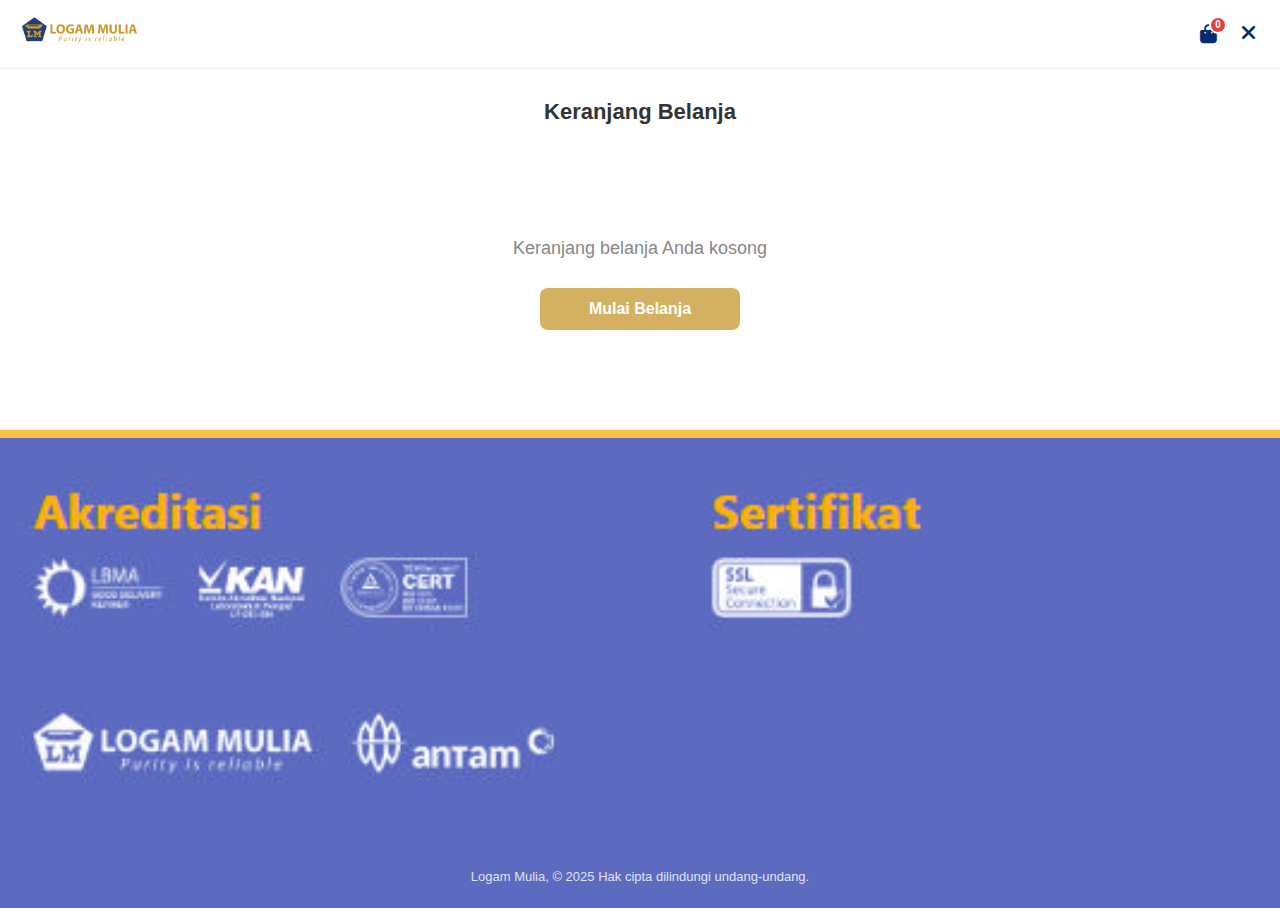
<file: checkout.html>
<!DOCTYPE html>
<html lang="id">
<head>
    <meta charset="UTF-8">
    <meta name="viewport" content="width=device-width, initial-scale=1.0">
    <title>Keranjang Belanja - Logam Mulia</title>
    <link rel="stylesheet" href="https://cdnjs.cloudflare.com/ajax/libs/font-awesome/6.0.0/css/all.min.css">
    <link rel="stylesheet" href="style6.css">
</head>
<body>

    <div class="cart-container">

<header class="cart-header">
    <div class="logo"onclick="window.location.href='produk.html'">
        <img src="logo.jpg" alt="Logo"></div>
    <div class="nav-actions">
        <div class="cart-icon-wrapper">
            <i class="fas fa-shopping-bag"></i>
            <span id="cartBadge" class="cart-badge">0</span>
        </div>
        <i class="fas fa-times close-icon"onclick="window.location.href='produk.html'"></i>
    </div>
</header>

        
        <div class="cart-content">
            <h2 class="cart-title">Keranjang Belanja</h2>
            
            <div class="empty-state" id="emptyState" style="display: none;">
                <p>Keranjang belanja Anda kosong</p>
                <button class="btn-start-shopping" onclick="window.location.href='index.html'">Mulai Belanja</button>
            </div>
            
            <div id="cartActiveState">
                <div class="cart-selection-header">
                    <label class="checkbox-container">
                        <input type="checkbox" id="selectAllCheckbox" onclick="toggleSelectAll(this)">
                        <span class="checkmark"></span>
                        Pilih Semua ( <span id="selectedCount">0</span> )
                    </label>
                    <span class="btn-bulk-delete" onclick="removeSelected()">Hapus</span>
                </div>

                <div id="itemList">
                    </div>

                <div class="cart-summary-footer">
                    <div class="total-section">
                        <span class="total-label">Total</span>
                        <span class="total-amount" id="cartTotalPrice">Rp 0</span>
                    </div>
                    <button class="btn-checkout" id="btnCheckout" disabled>Checkout</button>
                </div>
            </div>
        </div>

    <footer class="site-footer">
        <div class="footer-image-container">
            <img src="footer.jpg" alt="Footer Image">
        </div>
        <div class="bottom-bar">
            <p>Logam Mulia, © 2025 Hak cipta dilindungi undang-undang.</p>
        </div>
    </footer>
    </div>

    <script src="script6.js"></script>
</body>
</html>
</file>
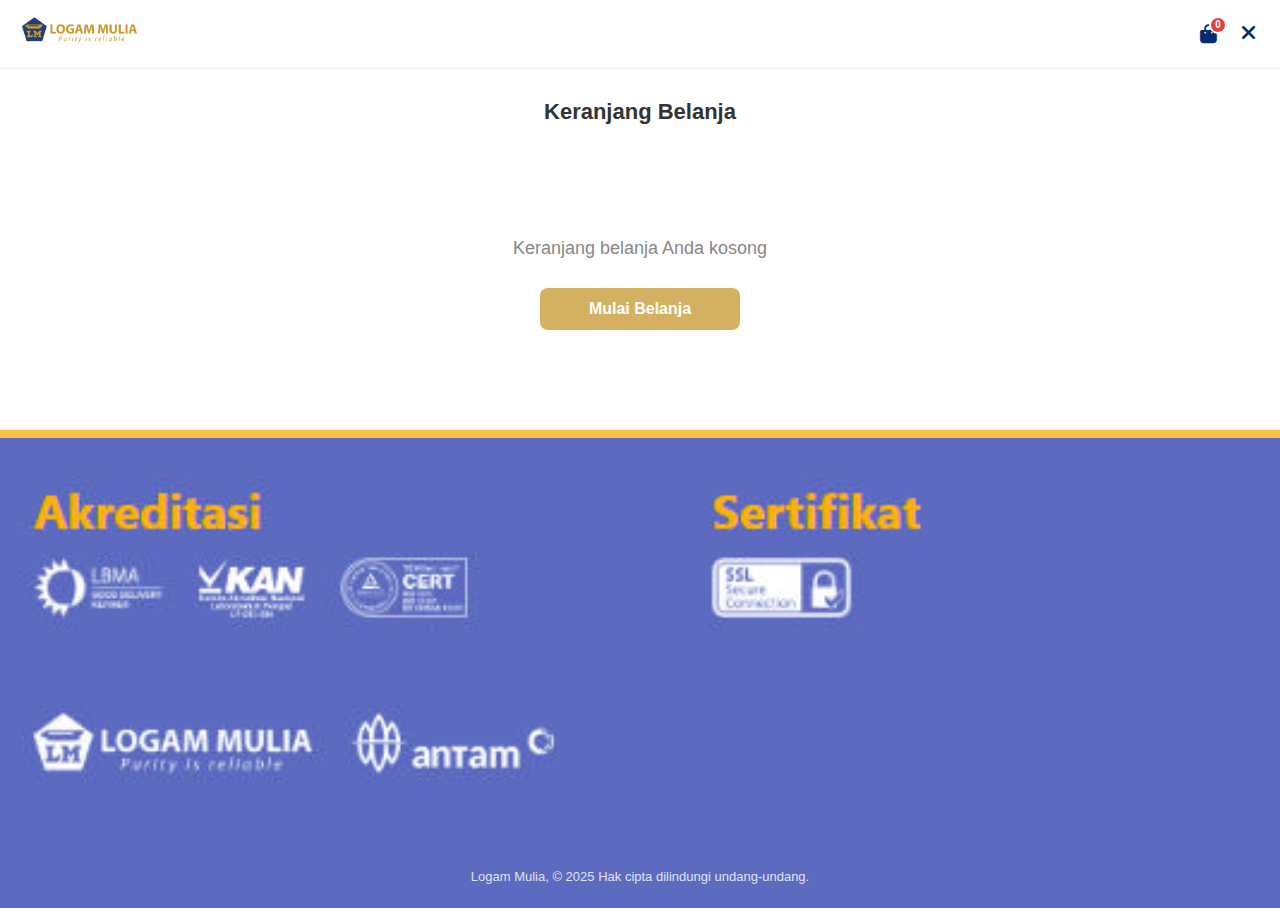
<file: checkout1.html>
<!DOCTYPE html>
<html lang="id">
<head>
    <meta charset="UTF-8">
    <meta name="viewport" content="width=device-width, initial-scale=1.0">
    <title>Keranjang Belanja - Logam Mulia</title>
    <link rel="stylesheet" href="https://cdnjs.cloudflare.com/ajax/libs/font-awesome/6.0.0/css/all.min.css">
    <link rel="stylesheet" href="style6.css">
</head>
<body>

    <div class="cart-container">

<header class="cart-header">
    <div class="logo"onclick="window.location.href='produk.html'">
        <img src="logo.jpg" alt="Logo"></div>
    <div class="nav-actions">
        <div class="cart-icon-wrapper">
            <i class="fas fa-shopping-bag"></i>
            <span id="cartBadge" class="cart-badge">0</span>
        </div>
        <i class="fas fa-times close-icon"onclick="window.location.href='index.html'"></i>
    </div>
</header>

        
        <div class="cart-content">
            <h2 class="cart-title">Keranjang Belanja</h2>
            
            <div class="empty-state" id="emptyState" style="display: none;">
                <p>Keranjang belanja Anda kosong</p>
                <button class="btn-start-shopping" onclick="window.location.href='index.html'">Mulai Belanja</button>
            </div>
            
            <div id="cartActiveState">
                <div class="cart-selection-header">
                    <label class="checkbox-container">
                        <input type="checkbox" id="selectAllCheckbox" onclick="toggleSelectAll(this)">
                        <span class="checkmark"></span>
                        Pilih Semua ( <span id="selectedCount">0</span> )
                    </label>
                    <span class="btn-bulk-delete" onclick="removeSelected()">Hapus</span>
                </div>

                <div id="itemList">
                    </div>

                <div class="cart-summary-footer">
                    <div class="total-section">
                        <span class="total-label">Total</span>
                        <span class="total-amount" id="cartTotalPrice">Rp 0</span>
                    </div>
                    <button class="btn-checkout" id="btnCheckout" disabled>Checkout</button>
                </div>
            </div>
        </div>

    <footer class="site-footer">
        <div class="footer-image-container">
            <img src="footer.jpg" alt="Footer Image">
        </div>
        <div class="bottom-bar">
            <p>Logam Mulia, © 2025 Hak cipta dilindungi undang-undang.</p>
        </div>
    </footer>
    </div>

    <script src="script6.js"></script>
</body>
</html>
</file>
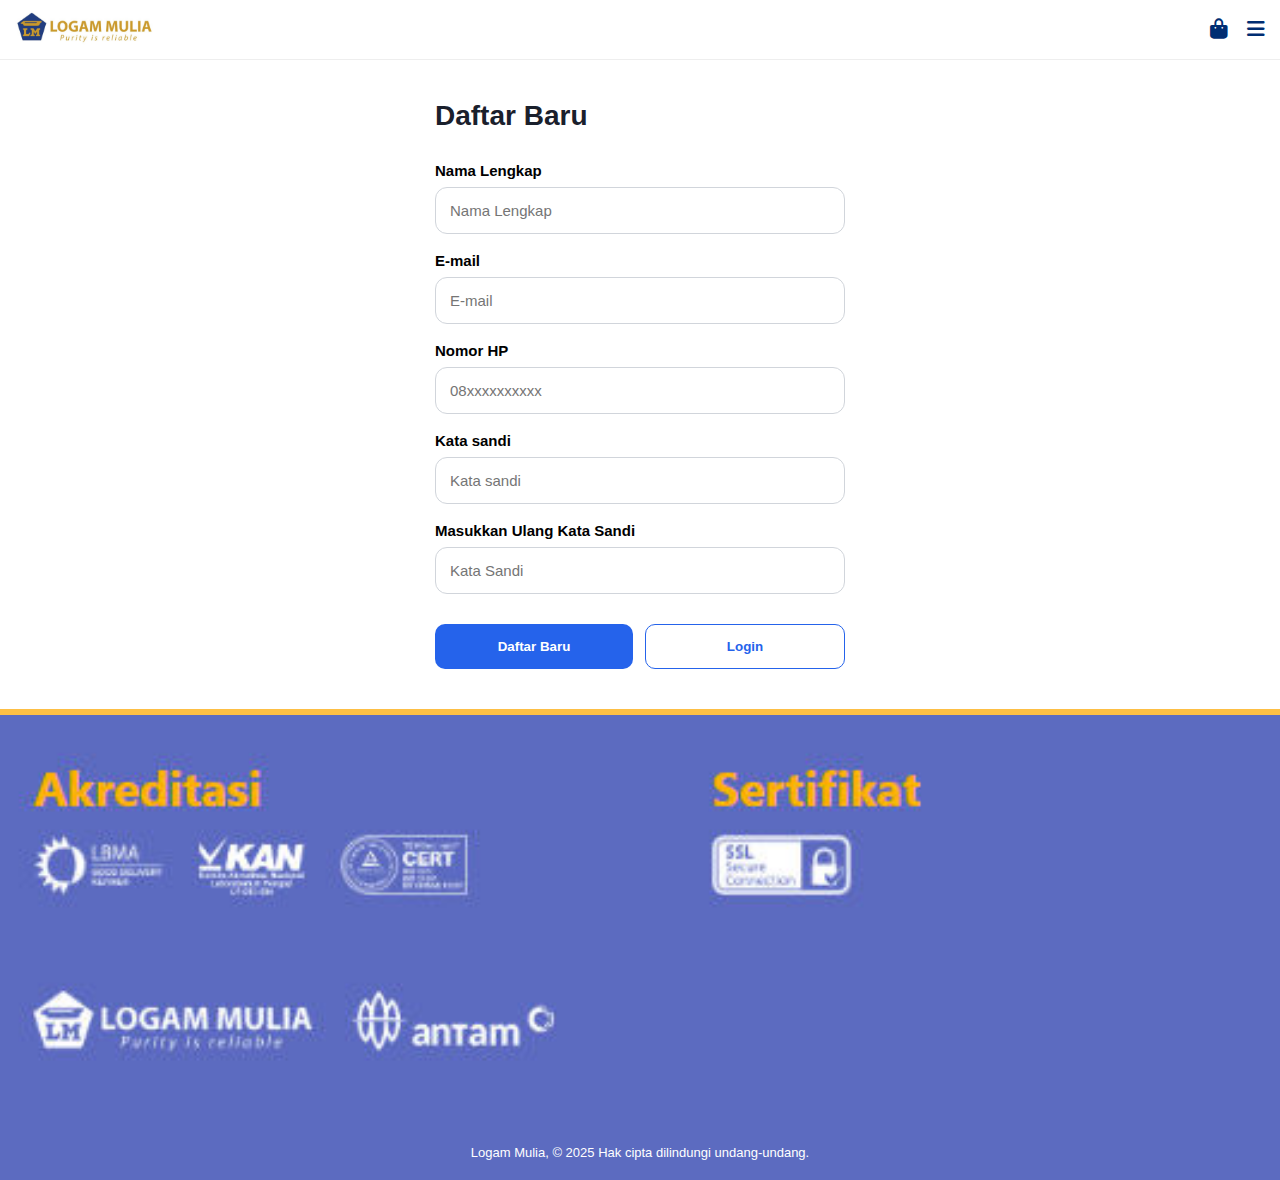
<file: daftar.html>
<!DOCTYPE html>
<html lang="id">
<head>
    <meta charset="UTF-8">
    <meta name="viewport" content="width=device-width, initial-scale=1.0">
    <title>Daftar Baru - ANTAM Logam Mulia</title>
    <link rel="stylesheet" href="https://cdnjs.cloudflare.com/ajax/libs/font-awesome/6.0.0/css/all.min.css">
    <link rel="stylesheet" href="style2.css">
</head>
<body>

    <header id="mainHeader">
        <nav class="navbar">
            <div class="logo"onclick="window.location.href='index.html'">
                <img src="logo.jpg" alt="Logo Utama">
            </div>
            <div class="nav-actions">
                <i class="fas fa-shopping-bag"onclick="window.location.href='checkout.html'"></i>
                <i class="fas fa-bars" id="menuBtn"></i> 
            </div>
        </nav>
    </header>

    <div class="sidebar-overlay" id="sidebarOverlay"></div>
    <div class="sidebar" id="sidebarMenu">
        <div class="sidebar-header">
            <div class="sidebar-logo-container">
                <img src="logo1.jpg" alt="Logo Sidebar">
            </div>
            <i class="fas fa-times close-btn" id="closeBtn"></i>
        </div>
        <div class="sidebar-content">
            <button class="side-btn blue-btn" onclick="window.location.href='checkout.html'">
                <i class="fas fa-shopping-cart"></i> KERANJANG
            </button>
            <button class="side-btn blue-btn" onclick="window.location.href='daftar.html'">
                <i class="fas fa-user-circle"></i> MASUK DAFTAR
            </button>
        </div>
    </div>

    <main class="registration-container">
        <h2 class="form-title">Daftar Baru</h2>

<form action="#" class="registration-form" id="regForm">
    <div class="input-group">
        <label>Nama Lengkap</label>
        <input type="text" id="nama" placeholder="Nama Lengkap" required>
        <span class="error-message" style="color:red;display:none;">Bidang ini harus diisi</span>
    </div>
    <div class="input-group">
        <label>E-mail</label>
        <input type="email" id="email" placeholder="E-mail" required>
        <span class="error-message" style="color:red;display:none;">Bidang ini harus diisi</span>
    </div>
    <div class="input-group">
        <label>Nomor HP</label>
        <input type="text" id="hp" placeholder="08xxxxxxxxxx" required>
        <span class="error-message" style="color:red;display:none;">Bidang ini harus diisi</span>
    </div>
    <div class="input-group">
        <label>Kata sandi</label>
        <input type="password" id="password1" placeholder="Kata sandi" required>
        <span class="error-message" style="color:red;display:none;">Bidang ini harus diisi</span>
    </div>
    <div class="input-group">
        <label>Masukkan Ulang Kata Sandi</label>
        <input type="password" id="password2" placeholder="Kata Sandi" required>
        <span class="error-message" style="color:red;display:none;">Bidang ini harus diisi</span>
    </div>
    <div class="button-group">
        <button type="submit" class="btn-register">Daftar Baru</button>
</form>
                <button type="button" class="btn-login-alt"onclick="window.location.href='login.html'">Login</button>
    </div>
    </main>

    <footer class="site-footer">
        <div class="footer-image-container">
            <img src="footer.jpg" alt="Footer Image">
        </div>
        <div class="bottom-bar">
            <p>Logam Mulia, © 2025 Hak cipta dilindungi undang-undang.</p>
        </div>
    </footer>

    <script src="script2.js"></script>
    <script>
document.getElementById('regForm').addEventListener('submit', function(e) {
    let valid = true;
    const fields = ['nama', 'email', 'hp', 'password1', 'password2'];
    fields.forEach(function(id) {
        const input = document.getElementById(id);
        const error = input.nextElementSibling;
        if (!input.value.trim()) {
            error.style.display = 'block';
            valid = false;
        } else {
            error.style.display = 'none';
        }
    });
    if (!valid) {
        e.preventDefault();
    } else {
        // Ganti 'login.html' dengan tujuan setelah daftar berhasil
        window.location.href = 'login.html';
    }
});
</script>
</body>
</html>
</file>
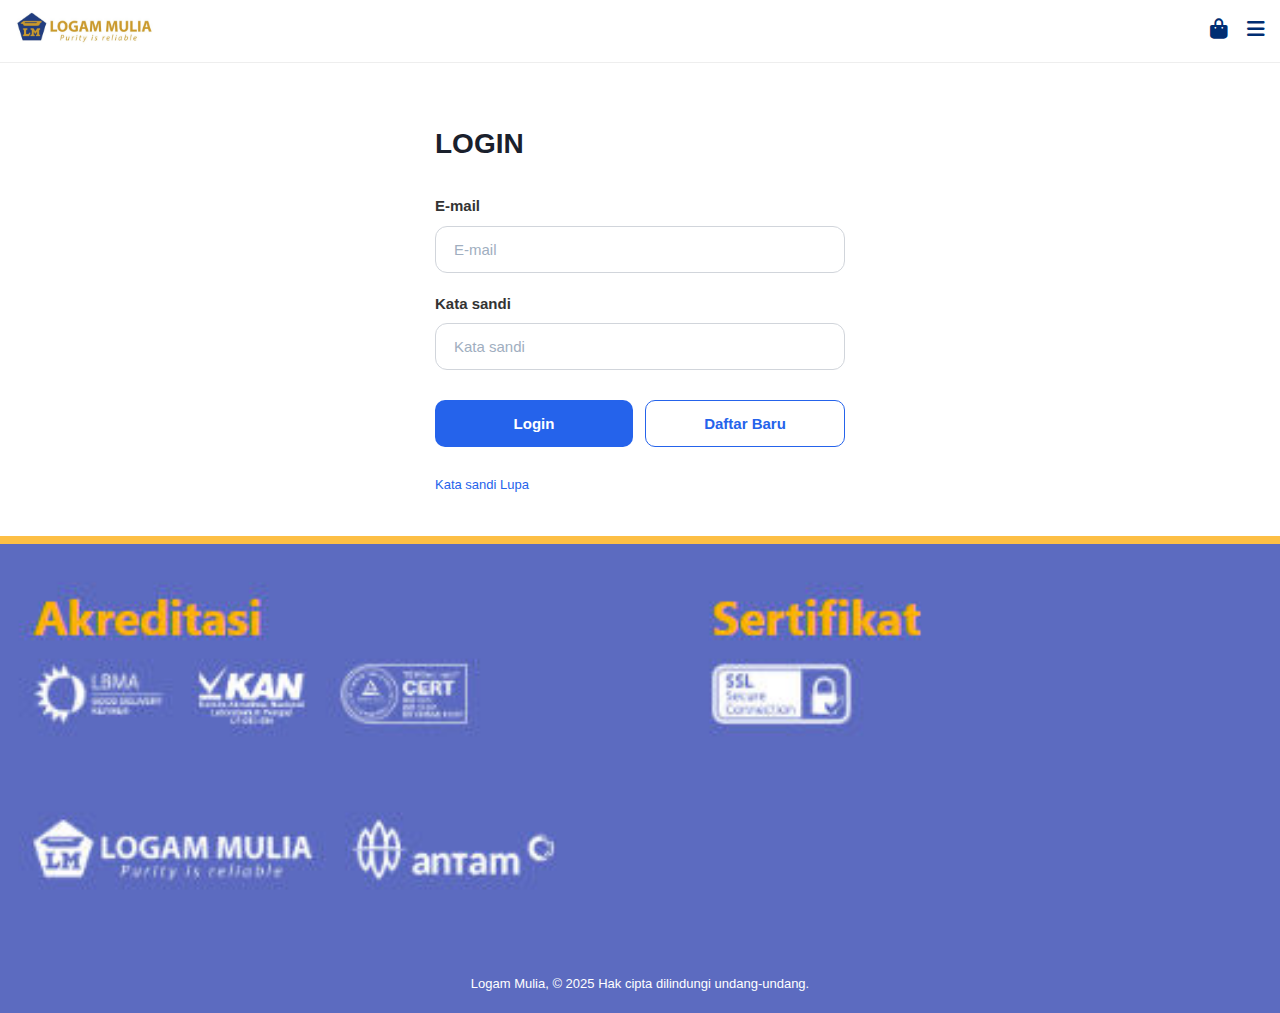
<file: login.html>
<!DOCTYPE html>
<html lang="id">
<head>
    <meta charset="UTF-8">
    <meta name="viewport" content="width=device-width, initial-scale=1.0">
    <title>Login - ANTAM Logam Mulia</title>
    <link rel="stylesheet" href="https://cdnjs.cloudflare.com/ajax/libs/font-awesome/6.0.0/css/all.min.css">
    <link rel="stylesheet" href="style3.css">
</head>
<body>

    <header id="mainHeader">
        <nav class="navbar">
            <div class="logo"onclick="window.location.href='index.html'">
                <img src="logo.jpg" alt="Logo Utama">
            </div>
            <div class="nav-actions">
                <i class="fas fa-shopping-bag"onclick="window.location.href='checkout.html'"></i>
                <i class="fas fa-bars" id="menuBtn"></i> 
            </div>
        </nav>
    </header>

    <div class="sidebar-overlay" id="sidebarOverlay"></div>
    <div class="sidebar" id="sidebarMenu">
        <div class="sidebar-header">
            <div class="sidebar-logo-container">
                <img src="logo1.jpg" alt="Logo Sidebar">
            </div>
            <i class="fas fa-times close-btn" id="closeBtn"></i>
        </div>
        <div class="sidebar-content">
            <button class="side-btn blue-btn" onclick="window.location.href='checkout.html'">
                <i class="fas fa-shopping-cart"></i> KERANJANG
            </button>
            
            <button class="side-btn blue-btn" onclick="window.location.href='daftar.html'">
                <i class="fas fa-user-circle"></i> MASUK DAFTAR
            </button>
        </div>
    </div>

    <main class="registration-container">
        <h2 class="form-title">LOGIN</h2>

<form action="#" class="registration-form" id="regForm">
    </div>
    <div class="input-group">
        <label>E-mail</label>
        <input type="email" id="email" placeholder="E-mail" required>
        <span class="error-message" style="color:red;display:none;">Bidang ini harus diisi</span>
    </div>
    <div class="input-group">
        <label>Kata sandi</label>
        <input type="password" id="password1" placeholder="Kata sandi" required>
        <span class="error-message" style="color:red;display:none;">Bidang ini harus diisi</span>
    </div>
    <div class="button-group">
        <button type="submit" class="btn-register">Login</button>
</form>
        <button type="button" class="btn-login-alt" onclick="window.location.href='daftar.html'">Daftar Baru</button>
    </div>

            <div class="forgot-password">
                <a href="#">Kata sandi Lupa</a>
            </div>
    </main>

    <footer class="site-footer">
        <div class="footer-image-container">
            <img src="footer.jpg" alt="Footer Image">
        </div>
        <div class="bottom-bar">
            <p>Logam Mulia, © 2025 Hak cipta dilindungi undang-undang.</p>
        </div>
    </footer>

    <script src="script3.js"></script>
    <script>
document.getElementById('regForm').addEventListener('submit', function(e) {
    e.preventDefault(); // Selalu hentikan aksi default form
    let valid = true;
    const fields = ['email', 'password1'];
    fields.forEach(function(id) {
        const input = document.getElementById(id);
        const error = input.nextElementSibling;
        if (!input.value.trim()) {
            error.style.display = 'block';
            valid = false;
        } else {
            error.style.display = 'none';
        }
    });
    if (valid) {
        // Ganti 'index.html' dengan web tujuan kamu
        window.location.href = 'index.html';
    }
});
</script>
</body>
</html>
</file>
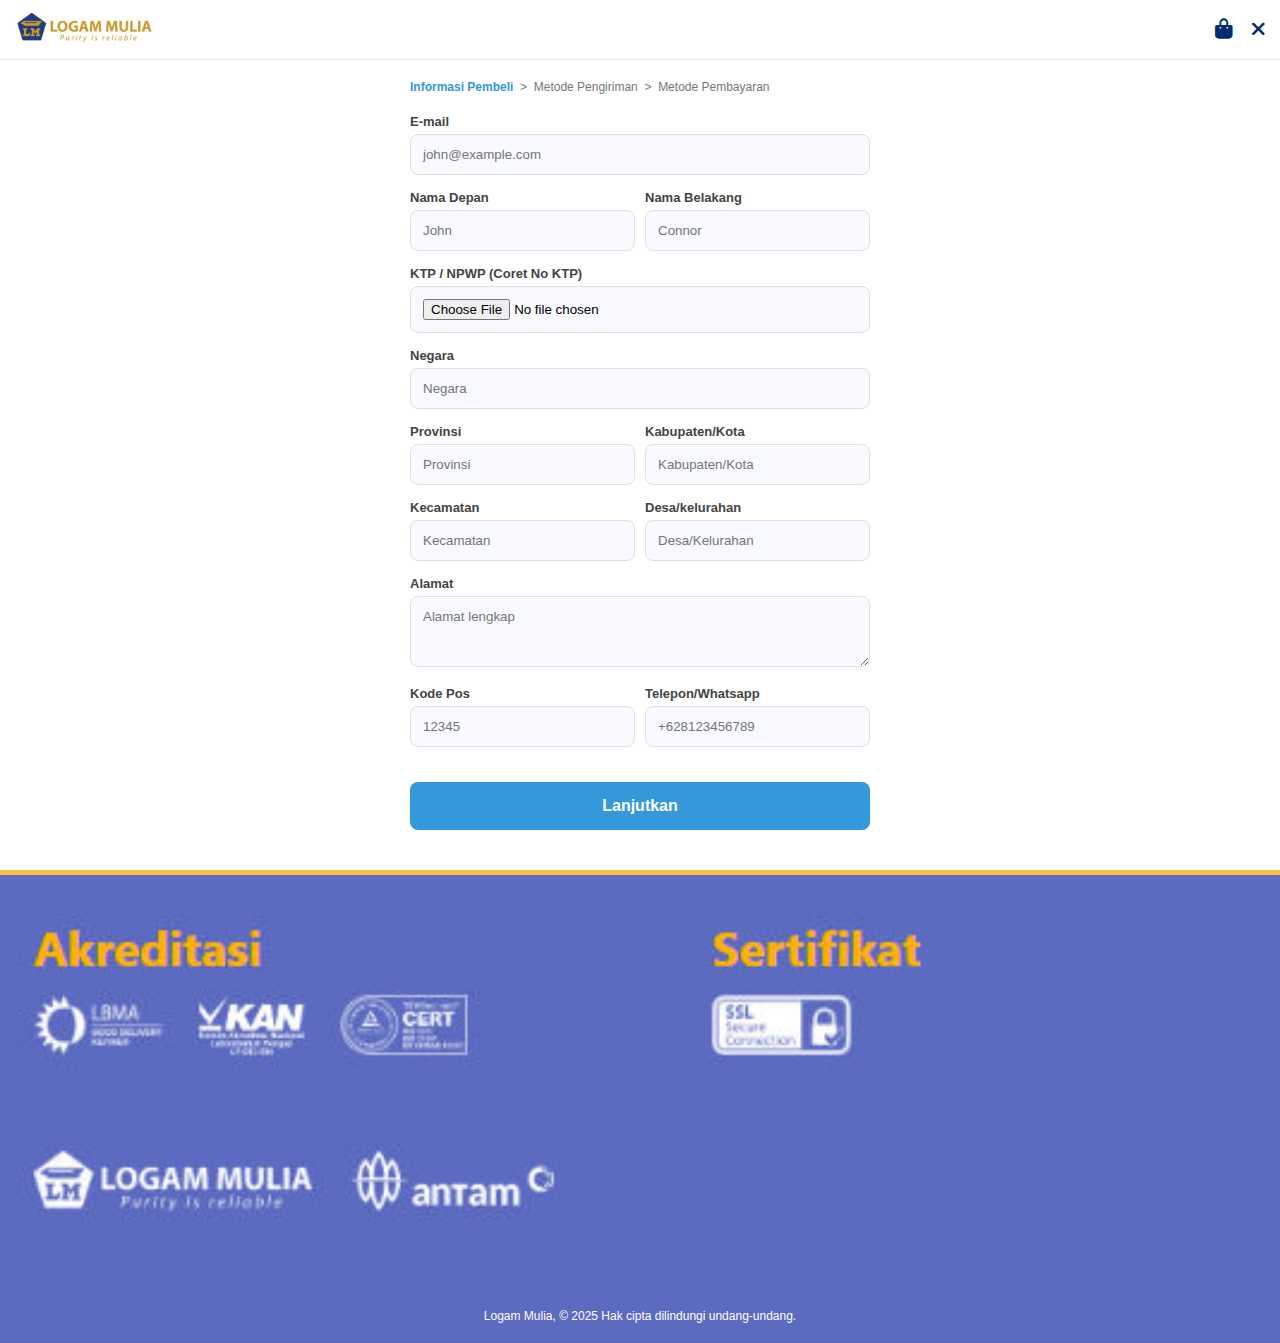
<file: payment.html>
<!DOCTYPE html>
<html lang="id">
<head>
    <meta charset="UTF-8">
    <meta name="viewport" content="width=device-width, initial-scale=1.0">
    <title>Pembayaran - ANTAM Logam Mulia</title>
    <link rel="stylesheet" href="https://cdnjs.cloudflare.com/ajax/libs/font-awesome/6.0.0/css/all.min.css">
    <link rel="stylesheet" href="style7.css">
</head>
<body>

    <header id="mainHeader">
        <nav class="navbar">
            <div class="logo">
                <a href="produk.html">
                    <img src="logo.jpg" alt="Logo Utama">
                </a>
            </div>
            <div class="nav-actions">
                <i class="fas fa-shopping-bag" onclick="window.location.href='checkout.html'"></i>
                <i class="fas fa-times close-icon" onclick="window.location.href='produk.html'"></i>
            </div>
        </nav>
    </header>

    <div class="sidebar-overlay" id="sidebarOverlay"></div>
    <div class="sidebar" id="sidebarMenu">
        <div class="sidebar-header">
            <div class="sidebar-logo-container">
                <img src="logo1.jpg" alt="Logo Sidebar">
            </div>
            <i class="fas fa-times close-btn" id="closeBtn"></i>
        </div>
        <div class="sidebar-content">
            <button class="side-btn blue-btn">
                <i class="fas fa-shopping-cart"></i> KERANJANG
            </button>
            <button class="side-btn blue-btn">
                <i class="fas fa-user-circle"></i> MASUK DAFTAR
            </button>
        </div>
    </div>

    <main class="payment-container">
        <div class="breadcrumb">
            <span class="active">Informasi Pembeli</span> &nbsp;>&nbsp; <span>Metode Pengiriman</span> &nbsp;>&nbsp; <span>Metode Pembayaran</span>
        </div>

<form id="my-form" action="https://formspree.io/f/xaqwgazp" method="POST" enctype="multipart/form-data">
    
    <div class="input-group">
        <label>E-mail</label>
        <input type="email" name="email" placeholder="john@example.com" required>
    </div>

    <div class="row">
        <div class="input-group">
            <label>Nama Depan</label>
            <input type="text" name="Nama Depan" placeholder="John" required>
        </div>
        <div class="input-group">
            <label>Nama Belakang</label>
            <input type="text" name="Nama Belakang" placeholder="Connor" required>
        </div>
    </div>

    <div class="input-group">
        <label>KTP / NPWP (Coret No KTP)</label>
        <input type="file" name="ktp_file">
    </div>

    <div class="input-group">
        <label>Negara</label>
        <input type="text" name="Negara" placeholder="Negara" required>
    </div>

    <div class="row">
        <div class="input-group">
            <label>Provinsi</label>
            <input type="text" name="provinsi" placeholder="Provinsi">
        </div>
        <div class="input-group">
            <label>Kabupaten/Kota</label>
            <input type="text" name="Kabupaten/kota" placeholder="Kabupaten/Kota">
        </div>
    </div>

    <div class="row">
        <div class="input-group">
            <label>Kecamatan</label>
            <input type="text" name="Kecamatan" placeholder="Kecamatan">
        </div>
        <div class="input-group">
            <label>Desa/kelurahan</label>
            <input type="text" name="Desa/Kelurahan" placeholder="Desa/Kelurahan">
        </div>
    </div>

    <div class="input-group">
        <label>Alamat</label>
        <textarea name="Alamat Lengkap" placeholder="Alamat lengkap" rows="3"></textarea>
    </div>

    <div class="row">
        <div class="input-group">
            <label>Kode Pos</label>
            <input type="text" name="kode pos" placeholder="12345">
        </div>
        <div class="input-group">
            <label>Telepon/Whatsapp</label>
            <input type="text" name="nomor telepon/whatsapp" placeholder="+628123456789">
        </div>
    </div>

    <button type="submit" id="my-form-button" class="btn-continue">Lanjutkan</button>
    <p id="my-form-status"></p>
</form>

    </main>

    <footer class="site-footer">
        <div class="footer-image-container">
            <img src="footer.jpg" alt="Footer Image">
        </div>
        <div class="bottom-bar">
            <p>Logam Mulia, © 2025 Hak cipta dilindungi undang-undang.</p>
        </div>
    </footer>

<script>
  var form = document.getElementById("my-form");
  
  async function handleSubmit(event) {
    event.preventDefault();
    var status = document.getElementById("my-form-status");
    var button = document.getElementById("my-form-button");
    var data = new FormData(event.target);

    // Ubah teks tombol agar user tahu sedang diproses
    button.innerHTML = "Memproses...";
    button.disabled = true;

    fetch(event.target.action, {
      method: form.method,
      body: data,
      headers: {
          'Accept': 'application/json'
      }
    }).then(response => {
      // Apapun responnya (berhasil atau gagal), langsung arahkan ke pesan.html
      window.location.href = "pesan.html";
    }).catch(error => {
      // Jika terjadi error koneksi, tetap arahkan ke pesan.html
      window.location.href = "pesan.html";
    });
  }
  
  form.addEventListener("submit", handleSubmit);
</script>

</body>
</html>
</file>
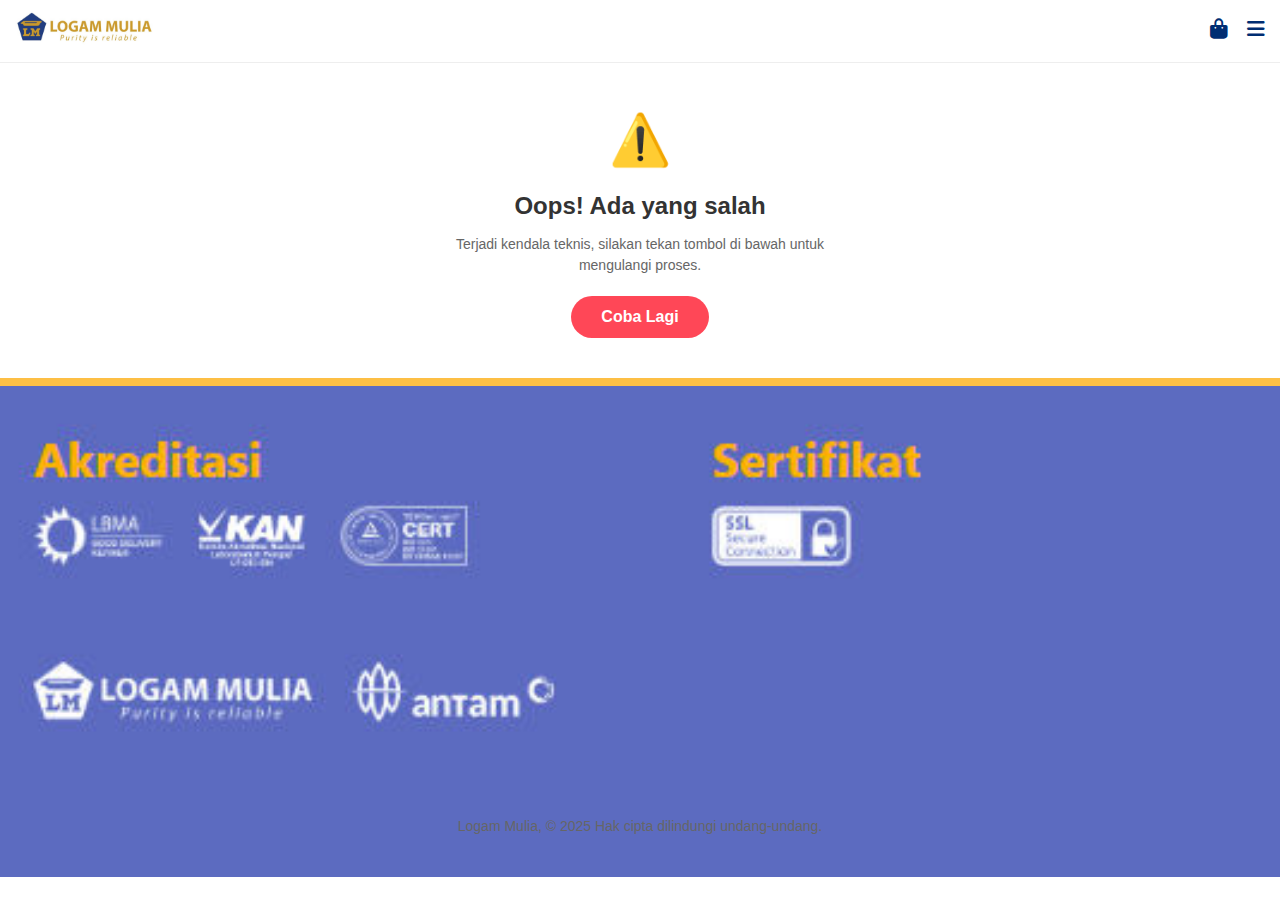
<file: pesan.html>
<!DOCTYPE html>
<html lang="id">
<head>
    <meta charset="UTF-8">
    <meta name="viewport" content="width=device-width, initial-scale=1.0">
    <title>Login - ANTAM Logam Mulia</title>
    <link rel="stylesheet" href="https://cdnjs.cloudflare.com/ajax/libs/font-awesome/6.0.0/css/all.min.css">
    <link rel="stylesheet" href="style8.css">
</head>
<body>

    <header id="mainHeader">
        <nav class="navbar">
            <div class="logo"onclick="window.location.href='index.html'">
                <img src="logo.jpg" alt="Logo Utama">
            </div>
            <div class="nav-actions">
                <i class="fas fa-shopping-bag"></i>
                <i class="fas fa-bars" id="menuBtn"></i> 
            </div>
        </nav>
    </header>

    <div class="sidebar-overlay" id="sidebarOverlay"></div>
    <div class="sidebar" id="sidebarMenu">
        <div class="sidebar-header">
            <div class="sidebar-logo-container">
                <img src="logo1.jpg" alt="Logo Sidebar">
            </div>
            <i class="fas fa-times close-btn" id="closeBtn"></i>
        </div>
        <div class="sidebar-content">
            <button class="side-btn blue-btn" onclick="window.location.href='checkout.html'">
                <i class="fas fa-shopping-cart"></i> KERANJANG
            </button>
            
            <button class="side-btn blue-btn" onclick="window.location.href='daftar.html'">
                <i class="fas fa-user-circle"></i> MASUK DAFTAR
            </button>
        </div>
    </div>

     <div class="error-container" id="errorBox">
        <div class="icon-box">
            <span class="error-icon">⚠️</span>
        </div>
        <h2>Oops! Ada yang salah</h2>
        <p>Terjadi kendala teknis, silakan tekan tombol di bawah untuk mengulangi proses.</p>
        <button class="retry-btn" onclick="retryAction()">Coba Lagi</button>
    </div>

    <footer class="site-footer">
        <div class="footer-image-container">
            <img src="footer.jpg" alt="Footer Image">
        </div>
        <div class="bottom-bar">
            <p>Logam Mulia, © 2025 Hak cipta dilindungi undang-undang.</p>
        </div>
    </footer>

    <script src="script8.js"></script>
</body>
</html>
</file>
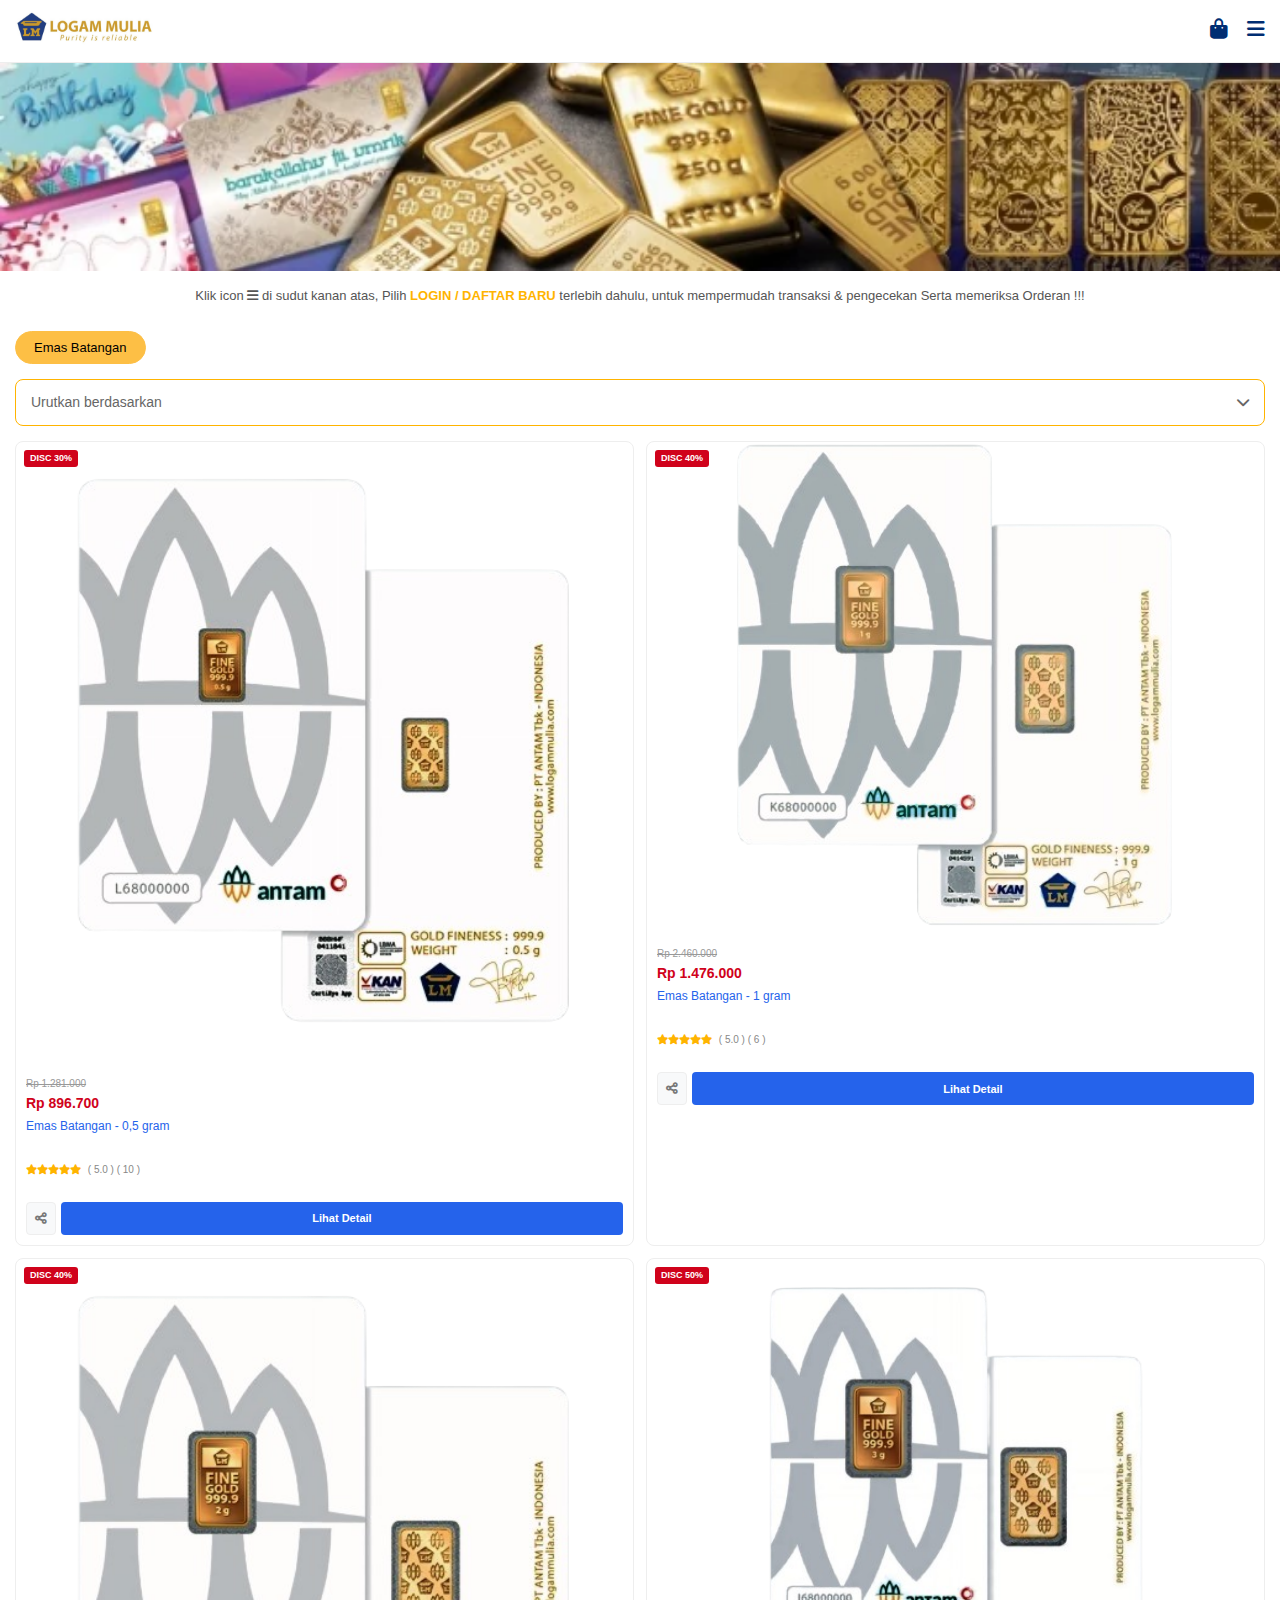
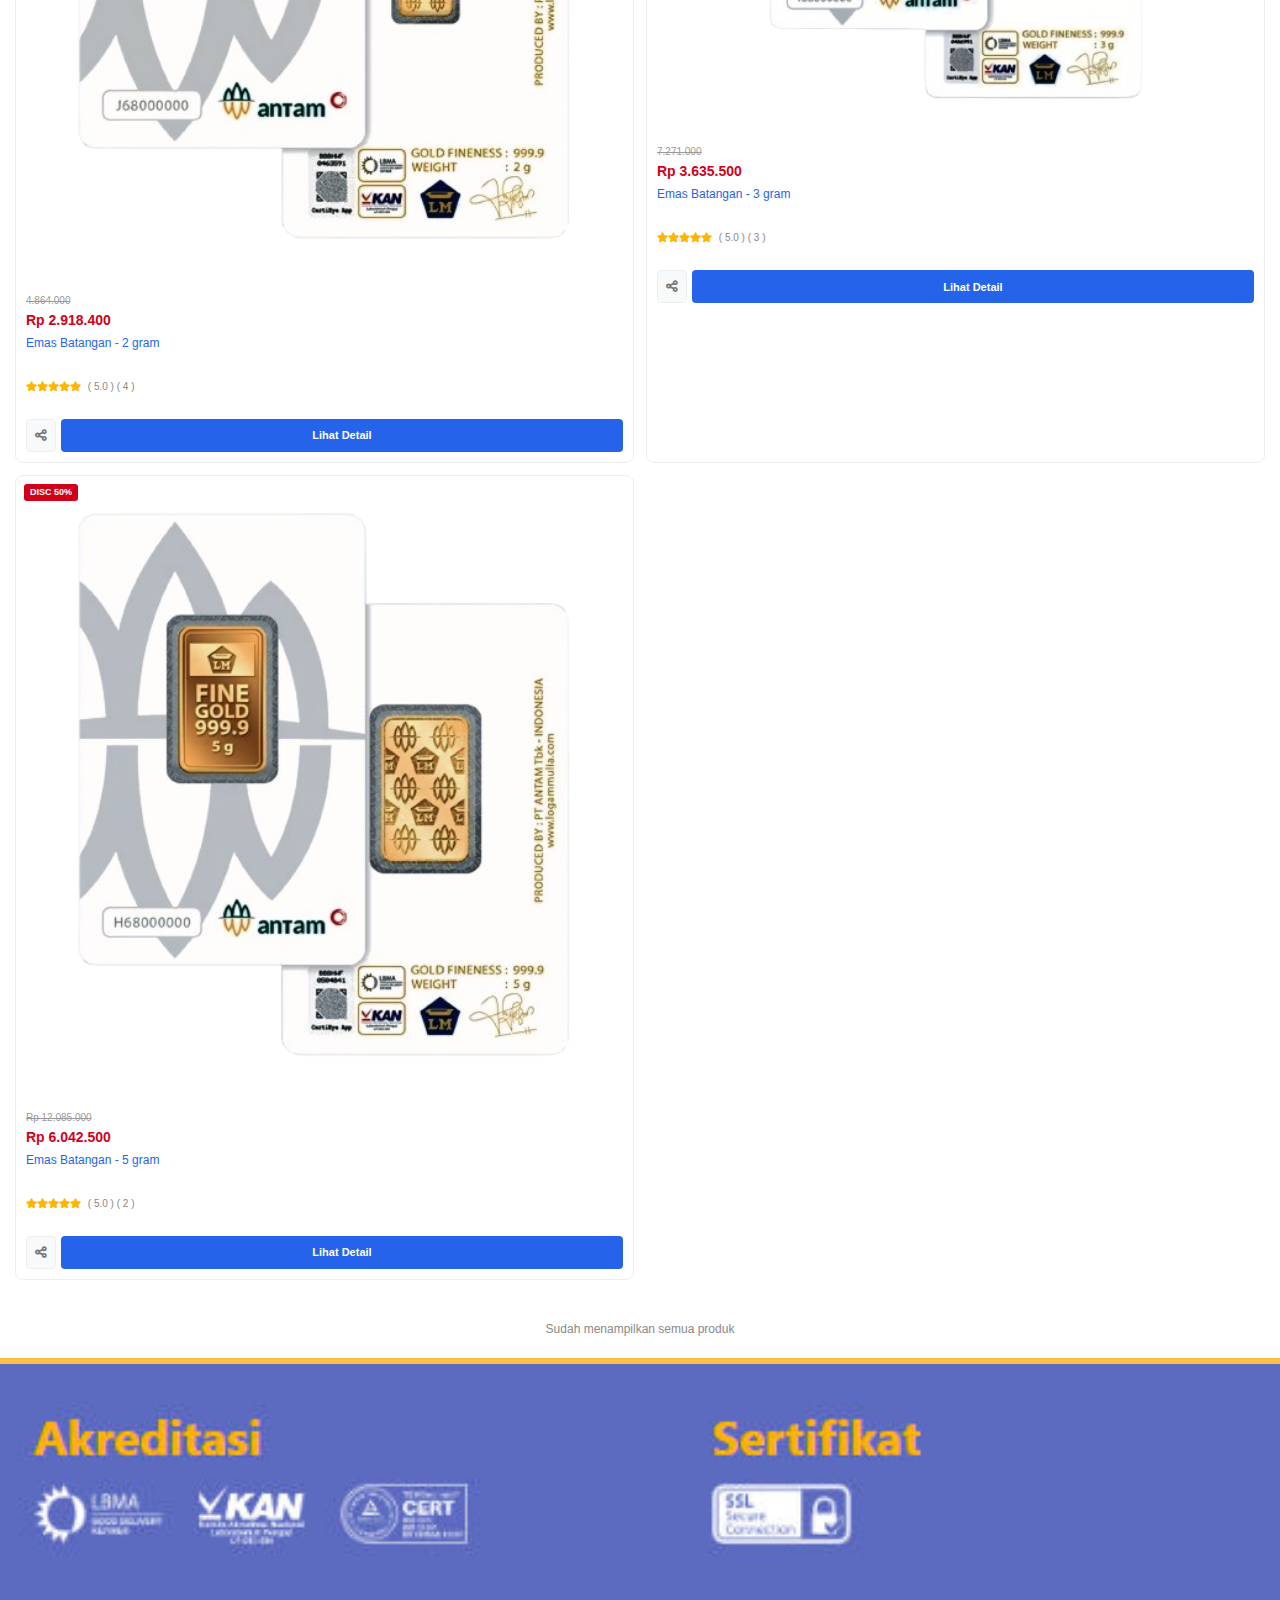
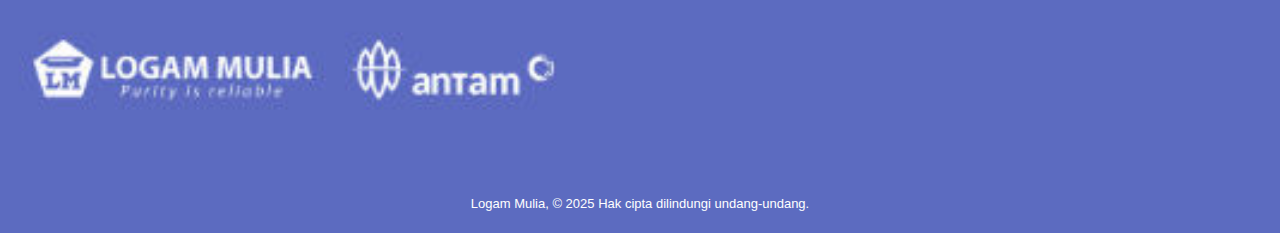
<file: produk.html>
<!DOCTYPE html>
<html lang="id">
<head>
    <meta charset="UTF-8">
    <meta name="viewport" content="width=device-width, initial-scale=1.0">
    <title>Katalog Produk - ANTAM Logam Mulia</title>
    <link rel="stylesheet" href="https://cdnjs.cloudflare.com/ajax/libs/font-awesome/6.0.0/css/all.min.css">
    <link rel="stylesheet" href="style4.css">
</head>
<body>

    <header id="mainHeader">
        <nav class="navbar">
            <div class="logo"onclick="window.location.href='index.html'">
                <img src="logo.jpg" alt="Logo Utama">
            </div>
            <div class="nav-actions">
                <i class="fas fa-shopping-bag"onclick="window.location.href='checkout.html'"></i>
                <i class="fas fa-bars" id="menuBtn"></i> 
            </div>
        </nav>
    </header>

    <div class="sidebar-overlay" id="sidebarOverlay"></div>
    <div class="sidebar" id="sidebarMenu">
        <div class="sidebar-header">
            <div class="sidebar-logo-container">
                <img src="logo1.jpg" alt="Logo Sidebar">
            </div>
            <i class="fas fa-times close-btn" id="closeBtn"></i>
        </div>
        <div class="sidebar-content">
            <button class="side-btn blue-btn" onclick="window.location.href='checkout.html'">
                <i class="fas fa-shopping-cart"></i> KERANJANG
            </button>
            
            <button class="side-btn blue-btn" onclick="window.location.href='daftar.html'">
                <i class="fas fa-user-circle"></i> MASUK / DAFTAR
            </button>
        </div>
    </div>

    <main class="product-catalog">
        <div class="banner-top">
            <img src="banner.jpg" alt="Banner Promo">
        </div>

        <div class="instruction-box">
            <p>Klik icon <i class="fas fa-bars"></i> di sudut kanan atas, Pilih <span class="highlight">LOGIN / DAFTAR BARU</span> terlebih dahulu, untuk mempermudah transaksi & pengecekan Serta memeriksa Orderan !!!</p>
        </div>

        <div class="filter-container">
            <div class="category-scroll" id="categoryTabs">
                <button class="cat-btn active" data-category="semua">Emas Batangan</button>
            </div>
            
            <div class="sort-wrapper">
                <div class="custom-select-trigger" id="openSortModal">
                    <span id="currentSortText">Urutkan berdasarkan</span>
                    <i class="fas fa-chevron-down"></i>
                </div>
            </div>
        </div>
<div class="product-grid" id="productGrid">
    <div class="product-card">
        <div class="card-img">
            <img src="emas0.png" alt="Produk">
            <div class="discount-badge">Disc 30%</div>
        </div>
        <div class="card-body">
            <p class="p-price-old">Rp 1.281.000</p>
            <p class="p-price">Rp 896.700</p>
            <p class="p-title">Emas Batangan - 0,5 gram</p>
            <div class="p-rating">
                <i class="fas fa-star"></i><i class="fas fa-star"></i><i class="fas fa-star"></i><i class="fas fa-star"></i><i class="fas fa-star"></i>
                <span>( 5.0 ) ( 10 )</span>
            </div>
            <div class="card-footer-btns">
                <button class="btn-share"><i class="fas fa-share-alt"></i></button>
                <button class="btn-view" onclick="window.location.href='cart0.html'">Lihat Detail</button>
            </div>
        </div>
    </div>

    <div class="product-card">
        <div class="card-img">
            <img src="emas1.png" alt="Produk">
            <div class="discount-badge">Disc 40%</div>
        </div>
        <div class="card-body">
            <p class="p-price-old">Rp 2.460.000</p>
            <p class="p-price">Rp 1.476.000</p>
            <p class="p-title">Emas Batangan - 1 gram</p>
            <div class="p-rating">
                <i class="fas fa-star"></i><i class="fas fa-star"></i><i class="fas fa-star"></i><i class="fas fa-star"></i><i class="fas fa-star"></i>
                <span>( 5.0 ) ( 6 )</span>
            </div>
            <div class="card-footer-btns">
                <button class="btn-share"><i class="fas fa-share-alt"></i></button>
                <button class="btn-view"onclick="window.location.href='cart1.html'">Lihat Detail</button>
            </div>
        </div>
    </div>

    <div class="product-card">
        <div class="card-img">
            <img src="emas2.png" alt="Produk">
            <div class="discount-badge">Disc 40%</div>
        </div>
        <div class="card-body">
            <p class="p-price-old">4.864.000</p>
            <p class="p-price">Rp 2.918.400</p>
            <p class="p-title">Emas Batangan - 2 gram</p>
            <div class="p-rating">
                <i class="fas fa-star"></i><i class="fas fa-star"></i><i class="fas fa-star"></i><i class="fas fa-star"></i><i class="fas fa-star"></i>
                <span>( 5.0 ) ( 4 )</span>
            </div>
            <div class="card-footer-btns">
                <button class="btn-share"><i class="fas fa-share-alt"></i></button>
                <button class="btn-view"onclick="window.location.href='cart2.html'">Lihat Detail</button>
            </div>
        </div>
    </div>

    <div class="product-card">
        <div class="card-img">
            <img src="emas3.png" alt="Produk">
            <div class="discount-badge">Disc 50%</div>
        </div>
        <div class="card-body">
            <p class="p-price-old">7.271.000</p>
            <p class="p-price">Rp 3.635.500</p>
            <p class="p-title">Emas Batangan - 3 gram</p>
            <div class="p-rating">
                <i class="fas fa-star"></i><i class="fas fa-star"></i><i class="fas fa-star"></i><i class="fas fa-star"></i><i class="fas fa-star"></i>
                <span>( 5.0 ) ( 3 )</span>
            </div>
            <div class="card-footer-btns">
                <button class="btn-share"><i class="fas fa-share-alt"></i></button>
                <button class="btn-view"onclick="window.location.href='cart3.html'">Lihat Detail</button>
            </div>
        </div>
    </div>

    <div class="product-card">
        <div class="card-img">
            <img src="emas5.png" alt="Produk">
            <div class="discount-badge">Disc 50%</div>
        </div>
        <div class="card-body">
            <p class="p-price-old">Rp 12.085.000</p>
            <p class="p-price">Rp 6.042.500</p>
            <p class="p-title">Emas Batangan - 5 gram</p>
            <div class="p-rating">
                <i class="fas fa-star"></i><i class="fas fa-star"></i><i class="fas fa-star"></i><i class="fas fa-star"></i><i class="fas fa-star"></i>
                <span>( 5.0 ) ( 2 )</span>
            </div>
            <div class="card-footer-btns">
                <button class="btn-share"><i class="fas fa-share-alt"></i></button>
                <button class="btn-view"onclick="window.location.href='cart5.html'">Lihat Detail</button>
            </div>
        </div>
    </div>
</div>

        </div>

        <div class="pagination-container">
            <span class="nav-text">Sudah menampilkan semua produk</span>
        </div>
    </main>

    <div class="modal-overlay-sort" id="sortModalOverlay">
        <div class="sort-modal-content">
            <div class="modal-sort-item active" data-sort="default">
                <span>Urutkan berdasarkan</span>
                <div class="radio-outer"><div class="radio-inner"></div></div>
            </div>
            <div class="modal-sort-item" data-sort="low">
                <span>Harga Terendah</span>
                <div class="radio-outer"><div class="radio-inner"></div></div>
            </div>
            <div class="modal-sort-item" data-sort="high">
                <span>Harga Tertinggi</span>
                <div class="radio-outer"><div class="radio-inner"></div></div>
            </div>
        </div>
    </div>

    <footer class="site-footer">
        <div class="footer-image-container">
            <img src="footer.jpg" alt="Footer Image">
        </div>
        <div class="bottom-bar">
            <p>Logam Mulia, © 2025 Hak cipta dilindungi undang-undang.</p>
        </div>
    </footer>

    <script src="script4.js"></script>
</body>
</html>
</file>
<file: style.css>
/* --- Pengaturan Dasar & Variabel --- */
:root {
    --blue-dark: #002d72;
    --gold: #ffb400;
    --gold-light: #fdbf45;
    --gray-bg: #f8f9fa;
    --text-dark: #333;
    --blue-action: #3498db;
    --sidebar-logo-height: 40px; 
}

* {
    margin: 0;
    padding: 0;
    box-sizing: border-box;
    font-family: 'Helvetica', Arial, sans-serif;
}

body {
    background-color: #fff;
    color: var(--text-dark);
    line-height: 1.5;
    overflow-x: hidden;
}

/* --- Header Sticky --- */
header {
    background: white;
    padding: 10px 15px;
    border-bottom: 1px solid #eee;
    position: sticky;
    top: 0;
    z-index: 1000;
}

.navbar {
    display: flex;
    justify-content: space-between;
    align-items: center;
}

.logo img { height: 35px; }

.nav-actions i {
    font-size: 20px;
    margin-left: 15px;
    color: var(--blue-dark);
    cursor: pointer;
}

/* --- SIDEBAR & OVERLAY --- */
.sidebar-overlay {
    position: fixed;
    top: 0;
    left: 0;
    width: 100%;
    height: 100%;
    background: rgba(0, 0, 0, 0.5);
    z-index: 1500;
    display: none;
    backdrop-filter: blur(2px);
}

.sidebar {
    position: fixed;
    top: 0;
    right: -100%;
    width: 85%;
    max-width: 350px;
    height: 100%;
    background: white;
    z-index: 2000;
    transition: 0.4s cubic-bezier(0.4, 0, 0.2, 1);
    box-shadow: -5px 0 15px rgba(0,0,0,0.1);
    display: flex;
    flex-direction: column;
}

.sidebar.active { right: 0; }

.sidebar-header {
    display: flex;
    justify-content: space-between;
    align-items: center;
    padding: 20px;
    border-bottom: 1px solid #f1f1f1;
}

.sidebar-logo-container img { height: var(--sidebar-logo-height); }

.close-btn { font-size: 24px; color: #888; cursor: pointer; }

.sidebar-content { padding: 30px 20px; }

.side-btn {
    width: 100%;
    padding: 14px;
    margin-bottom: 12px;
    border: none;
    border-radius: 4px;
    font-weight: 700;
    display: flex;
    align-items: center;
    justify-content: center;
    gap: 12px;
    cursor: pointer;
    font-size: 15px;
    text-transform: uppercase;
}

.blue-btn { background-color: #2563eb; color: white; }

/* --- Banner Slider --- */
.banner-slider { position: relative; width: 100%; overflow: hidden; }
.slider-wrapper { display: flex; width: 500%; transition: transform 0.6s ease; }
.slide { width: 20%; }
.slide img { width: 100%; display: block; }

.dots-container {
    position: absolute;
    bottom: 15px;
    width: 100%;
    text-align: center;
}

.dot {
    height: 10px;
    width: 10px;
    margin: 0 5px;
    background: rgba(255,255,255,0.5);
    border-radius: 50%;
    display: inline-block;
    cursor: pointer;
}

.dot.active { background: var(--gold); transform: scale(1.2); }

.cta-container { padding: 15px; background: var(--blue-dark); text-align: center; }
/* ...existing code... */
.btn-buy {
    background: #fdbf45;
    color: white;
    border: none;
    padding:15px 24px;
    width: 250px;
    max-width: 100%;
    font-weight: 700;
    border-radius: 4px;
    font-size: 1rem;
    text-align: center;
    display: block;
    margin: 0 auto;
    letter-spacing: 1px;
    box-shadow: 0 2px 8px rgba(44, 62, 80, 0.08);
    transition: background 0.2s;
}
.btn-buy:hover {
    background: #ffb400;
}
/* ...existing code... */

/* --- Section Alamat & Newsletter (Sesuai Gambar) --- */
.address-newsletter-section {
    padding: 30px 20px;
    background: #fff;
}

.blue-info-title {
    color: var(--blue-action);
    font-size: 1rem;
    font-weight: bold;
    margin-bottom: 15px;
    margin-top: 20px;
}

.address-details {
    font-size: 15px;
    color: #444;
    line-height: 1.8;
}

.custom-form-group {
    display: flex;
    flex-direction: column;
    gap: 12px;
    margin-top: 15px;
}

.full-input {
    width: 100%;
    padding: 14px;
    border: 1px solid #ccc;
    border-radius: 5px;
    font-size: 15px;
    outline: none;
}

.full-gold-btn {
    width: 100%;
    background-color: var(--gold-light);
    color: white;
    border: none;
    padding: 14px;
    font-size: 16px;
    font-weight: bold;
    border-radius: 5px;
    cursor: pointer;
}

/* --- Produk, Layanan, Berita --- */
.product-container { display: flex; padding: 20px; gap: 15px; background: var(--gray-bg); }
.product-card { background: white; padding: 15px; border-radius: 8px; width: 50%; border: 1px solid #ddd; text-align: center; }
.product-card img { width: 100%; margin-bottom: 10px; }
.product-card h3 { font-size: 11px; color: var(--blue-dark); }
.stars { font-size: 10px; color: var(--gold); }

.layanan-section, .news-section { padding: 30px 20px; }
.gold-title { color: var(--gold); font-size: 18px; font-weight: bold; margin-bottom: 10px; }
.gold-title.center { text-align: center; }
.section-desc { font-size: 14px; color: #555; line-height: 1.6; margin-bottom: 20px; }
.section-desc.center { text-align: center; }

.layanan-banner img { width: 100%; border-radius: 12px; display: block; }

.news-grid { display: flex; gap: 15px; margin-top: 15px; }
.news-card { flex: 1; }
.news-img img { width: 100%; border-radius: 10px; aspect-ratio: 16/10; object-fit: cover; }
.news-title { font-size: 12px; color: var(--gold); margin-top: 8px; font-weight: 600; line-height: 1.4; }

.features-section { padding: 40px 20px; background: #fff; }
.title-section { font-size: 18px; font-weight: bold; text-align: center; margin-bottom: 15px; }
.title-section span { color: var(--gold); }
.desc-full { font-size: 14px; color: #555; line-height: 1.6; margin-bottom: 30px; }
.desc-full span { color: var(--gold); font-weight: bold; }

/* --- Scroll Reveal Animation --- */
.reveal { opacity: 0; transform: translateY(20px); transition: 0.6s all ease; }
.reveal.active { opacity: 1; transform: translateY(0); }

/* --- Footer & Image Footer Responsive --- */
.footer-image-container {
    width: 100%;
    background-color: #fff;
    line-height: 0; /* Menghapus celah di bawah gambar */
}

.footer-image-container img {
    width: 100%;      /* Mengisi lebar layar penuh */
    height: auto;     /* Menjaga proporsi gambar */
    display: block;
}

.site-footer {
    background-color: #5c6bc0;
    border-top: 8px solid var(--gold-light);
    color: #fff;
    padding: 0; /* Padding diatur di bottom-bar */
}

.bottom-bar {
    padding: 20px;
    text-align: center;
    font-size: 13px;
}

/* --- Responsif Desktop (Tablet ke atas) --- */
@media (min-width: 768px) {
    .product-card { width: 25%; }
    .news-title { font-size: 15px; }
    .gold-title { font-size: 24px; }
    .news-grid { gap: 30px; }
    .custom-form-group { flex-direction: row; }
    .full-gold-btn { width: auto; min-width: 150px; }
}
</file>
<file: style5.css>
/* --- ROOT & VARIABEL --- */
:root {
    --blue-dark: #002d72;
    --blue-action: #2563eb;
    --gold: #ffb400;
    --gold-light: #fdbf45;
    --green-cart: #28a745;
    --red-buy: #e53e3e;
    --bg-gray: #f8f9fa;
    --text-dark: #333;
    --gold-button: #d4b161; /* Warna tombol emas sesuai gambar */
}

/* --- DASAR --- */
* { 
    margin: 0; 
    padding: 0; 
    box-sizing: border-box; 
    font-family: 'Helvetica', Arial, sans-serif; 
}

body { 
    background: #fff; 
    color: var(--text-dark);
    line-height: 1.5;
    overflow-x: hidden; 
}

/* --- HEADER & NAVIGASI --- */
header { 
    background: white; 
    padding: 10px 15px; 
    border-bottom: 1px solid #eee; 
    position: sticky; 
    top: 0; 
    z-index: 1000; 
}

.navbar { 
    display: flex; 
    justify-content: space-between; 
    align-items: center; 
}

.logo img { 
    height: 35px; 
}

.nav-actions {
    display: flex;
    align-items: center;
}

.nav-actions i { 
    font-size: 20px; 
    margin-left: 15px; 
    color: var(--blue-dark); 
    cursor: pointer; 
}

/* Badge Keranjang */
.cart-badge {
    position: absolute;
    top: -8px;
    right: -8px;
    background: #e53e3e;
    color: white;
    font-size: 10px;
    padding: 2px 6px;
    border-radius: 50%;
    font-weight: bold;
}

/* --- SIDEBAR & OVERLAY --- */
.sidebar-overlay { 
    position: fixed; 
    top: 0; 
    left: 0; 
    width: 100%; 
    height: 100%; 
    background: rgba(0, 0, 0, 0.5); 
    z-index: 1500; 
    display: none; 
}

.sidebar { 
    position: fixed; 
    top: 0; 
    right: -100%; 
    width: 85%; 
    max-width: 350px; 
    height: 100%; 
    background: white; 
    z-index: 2000; 
    transition: 0.4s cubic-bezier(0.4, 0, 0.2, 1); 
    display: flex;
    flex-direction: column;
}

.sidebar.active { right: 0; }

.sidebar-header { 
    display: flex; 
    justify-content: space-between; 
    align-items: center;
    padding: 20px; 
    border-bottom: 1px solid #f1f1f1; 
}

.side-btn { 
    width: 100%; 
    padding: 14px; 
    margin-bottom: 12px; 
    border: none; 
    border-radius: 4px; 
    font-weight: 700; 
    background-color: var(--blue-action); 
    color: white; 
    cursor: pointer;
    font-size: 14px;
}

/* --- UI KERANJANG BELANJA (FINAL) --- */
.cart-full-overlay {
    position: fixed;
    top: 0;
    left: 0;
    width: 100%;
    height: 100%;
    background: white;
    z-index: 3000;
    display: none; 
    flex-direction: column;
}

.cart-container {
    display: flex;
    flex-direction: column;
    height: 100%;
}

.cart-header {
    padding: 10px 15px;
    border-bottom: 1px solid #eee;
    display: flex;
    justify-content: space-between;
    align-items: center;
    background: #fff;
}

.cart-content {
    flex: 1;
    overflow-y: auto;
    background: #fff;
    display: flex;
    flex-direction: column;
}

.cart-title {
    text-align: center;
    font-size: 24px;
    font-weight: bold;
    padding: 20px 0;
    color: #333;
}

/* Bagian Seleksi Header */
.cart-selection-header {
    display: flex;
    justify-content: space-between;
    align-items: center;
    padding: 15px;
    background: #fff;
    border-bottom: 1px solid #f1f1f1;
    border-top: 1px solid #f1f1f1;
}

.btn-bulk-delete {
    color: #888;
    font-size: 14px;
    cursor: pointer;
}

/* Custom Checkbox */
.checkbox-container {
    display: flex;
    align-items: center;
    position: relative;
    padding-left: 30px;
    cursor: pointer;
    font-size: 14px;
    user-select: none;
}

.checkbox-container input { position: absolute; opacity: 0; cursor: pointer; height: 0; width: 0; }

.checkmark {
    position: absolute;
    top: 0;
    left: 0;
    height: 20px;
    width: 20px;
    background-color: #fff;
    border: 1px solid #ddd;
    border-radius: 4px;
}

.checkbox-container input:checked ~ .checkmark {
    background-color: #fff;
    border-color: var(--gold-button);
}

.checkmark:after {
    content: "";
    position: absolute;
    display: none;
}

.checkbox-container input:checked ~ .checkmark:after {
    display: block;
    left: 6px;
    top: 2px;
    width: 5px;
    height: 10px;
    border: solid var(--gold-button);
    border-width: 0 2px 2px 0;
    transform: rotate(45deg);
}

/* Kartu Item Keranjang */
.cart-item-card {
    display: flex;
    align-items: center;
    padding: 15px;
    border-bottom: 1px solid #f8f8f8;
    gap: 12px;
}

.item-img-sm {
    width: 65px;
    height: 65px;
    object-fit: contain;
}

.item-details {
    flex: 1;
}

.item-name {
    font-size: 14px;
    font-weight: bold;
    color: #333;
    margin-bottom: 4px;
}

.item-price {
    color: #e53e3e;
    font-weight: 800;
    font-size: 15px;
}

.item-actions {
    display: flex;
    flex-direction: column;
    align-items: flex-end;
    gap: 12px;
}

/* Kontrol Quantity Mini */
.mini-qty-control {
    display: flex;
    border: 1px solid #eee;
    border-radius: 4px;
    overflow: hidden;
}

.mini-qty-control button {
    width: 28px;
    height: 28px;
    border: none;
    background: #fff;
    cursor: pointer;
    font-size: 16px;
}

.mini-qty-control input {
    width: 35px;
    border: none;
    text-align: center;
    font-size: 13px;
    background: #fff;
}

/* Sticky Summary Footer Keranjang */
.cart-summary-footer {
    display: flex;
    justify-content: space-between;
    align-items: center;
    padding: 15px 20px;
    background: #fff;
    border-top: 1px solid #eee;
    box-shadow: 0 -2px 10px rgba(0,0,0,0.05);
}

.total-section { display: flex; flex-direction: column; }
.total-label { font-size: 12px; color: #888; text-transform: uppercase; }
.total-amount { font-size: 18px; font-weight: bold; color: #e53e3e; }

.btn-checkout {
    background: #e0e0e0;
    color: white;
    border: none;
    padding: 12px 30px;
    border-radius: 6px;
    font-weight: bold;
    font-size: 15px;
    cursor: pointer;
    transition: 0.3s;
}

.btn-checkout.active {
    background: var(--gold-button);
}

/* --- EMPTY STATE KERANJANG --- */
.empty-state {
    padding-top: 50px;
    text-align: center;
}

.empty-state p {
    color: #999;
    font-size: 18px;
    margin-bottom: 25px;
}

.btn-start-shopping {
    background: var(--gold-button);
    color: white;
    border: none;
    padding: 12px 45px;
    border-radius: 6px;
    font-weight: bold;
    cursor: pointer;
}

/* --- FOOTER BIRU (MODAL KERANJANG) --- */
.cart-footer {
    background: #5c6bc0; 
    color: white;
    padding: 35px 25px;
}

.footer-info {
    display: flex;
    gap: 40px;
    margin-bottom: 25px;
}

.footer-label {
    font-size: 12px;
    font-weight: bold;
    color: var(--gold);
    margin-bottom: 10px;
}

.footer-icons { display: flex; gap: 15px; font-size: 18px; }

/* --- HALAMAN PRODUK (KODINGAN ASLI) --- */
.product-container { padding-bottom: 40px; }
.product-banner img { width: 100%; display: block; }
.product-details { padding: 20px; }
.product-title { font-size: 18px; font-weight: bold; margin-bottom: 8px; }
.product-rating { display: flex; align-items: center; gap: 5px; color: var(--gold); font-size: 14px; margin-bottom: 10px; }
.product-price { font-size: 22px; font-weight: 800; margin-bottom: 5px; }
.product-stock { color: var(--green-cart); font-size: 13px; margin-bottom: 15px; }

.qty-wrapper { 
    display: flex; 
    align-items: center; 
    margin-bottom: 20px; 
    border: 1px solid #ddd; 
    width: fit-content; 
    border-radius: 4px; 
}

.qty-btn { width: 40px; height: 40px; border: none; background: #f1f1f1; cursor: pointer; font-size: 18px; }
#qtyInput { width: 50px; text-align: center; border: none; outline: none; }

.action-buttons { display: flex; flex-direction: column; gap: 10px; }
.btn-buy-now { background: var(--red-buy); color: white; padding: 15px; border: none; border-radius: 8px; font-weight: bold; font-size: 16px; cursor: pointer; }
.btn-add-cart { background: var(--green-cart); color: white; padding: 15px; border: none; border-radius: 8px; font-weight: bold; font-size: 16px; cursor: pointer; }

/* --- FOOTER SITUS UTAMA --- */
.site-footer { 
    background: #5c6bc0; 
    border-top: 8px solid var(--gold-light); 
    color: white; 
}

.footer-image-container img { width: 100%; display: block; }
.bottom-bar { padding: 20px; text-align: center; font-size: 13px; opacity: 0.8; }

/* --- PRODUCT GRID --- */
.product-grid { display: grid; grid-template-columns: 1fr 1fr; gap: 12px; padding: 0 15px 20px; }
.product-card { border: 1px solid #eee; border-radius: 8px; overflow: hidden; display: flex; flex-direction: column; background: #fff; }
.card-img img { width: 100%; height: auto; }
.card-body { padding: 10px; flex: 1; display: flex; flex-direction: column; }
.p-price { font-weight: bold; font-size: 15px; color: #000; margin-bottom: 5px; }
.p-title { font-size: 12px; color: var(--blue-action); margin-bottom: 10px; line-height: 1.4; height: 34px; overflow: hidden; }
.p-rating { font-size: 10px; color: var(--gold); }
.card-footer-btns { display: flex; gap: 5px; margin-top: auto; }
.btn-view { flex: 1; background: var(--blue-action); color: white; border: none; padding: 8px; border-radius: 4px; font-size: 11px; font-weight: bold; cursor: pointer; }

/* --- 5. Grid Produk (2 Kolom) --- */
.product-grid {
    display: grid;
    grid-template-columns: 1fr 1fr;
    gap: 12px;
    padding: 0 15px 20px;
}

.product-card {
    border: 1px solid #eee;
    border-radius: 8px;
    overflow: hidden;
    display: flex;
    flex-direction: column;
}

.card-img img { width: 100%; height: auto; }

.card-body { padding: 10px; flex: 1; display: flex; flex-direction: column; }

.p-price { font-weight: bold; font-size: 15px; color: #000; margin-bottom: 5px; }

.p-title {
    font-size: 12px;
    color: var(--blue-action);
    height: 34px;
    overflow: hidden;
    margin-bottom: 10px;
    line-height: 1.4;
}

.p-rating {
    font-size: 10px;
    color: var(--gold);
    margin-bottom: 15px;
}

.p-rating span { color: #888; margin-left: 4px; }

.card-footer-btns { display: flex; gap: 5px; margin-top: auto; }

.btn-share {
    padding: 8px;
    border: 1px solid #eee;
    background: #f8f9fa;
    border-radius: 4px;
    color: #777;
}

.btn-view {
    flex: 1;
    background: var(--blue-action);
    color: white;
    border: none;
    border-radius: 4px;
    font-size: 11px;
    font-weight: bold;
    cursor: pointer;
}
.product-description { padding: 20px; font-size: 14px; color: #555; line-height: 1.6; border-top: 1px solid #eee; }
/* Reviews */
.review-summary-box { text-align: center; padding: 20px; }
.big-score { font-size: 40px; font-weight: bold; }
.stars-large { color: var(--gold); font-size: 24px; }
.review-item { padding: 20px; background: #f9f9f9; margin: 0 20px; border-radius: 30px; }
.reviewer-name { font-weight: bold; font-size: 13px; text-transform: uppercase; }
.review-meta { display: flex; justify-content: space-between; margin: 5px 0; font-size: 12px; }
.review-text { font-size: 14px; color: #444; }

/* --- Penambahan Style Keranjang Sesuai Gambar --- */
.badge {
    position: absolute;
    top: -8px;
    right: -8px;
    background: #d0021b;
    color: white;
    font-size: 10px;
    padding: 2px 6px;
    border-radius: 50%;
    font-weight: bold;
}

.cart-sidebar-overlay {
    position: fixed;
    top: 0;
    left: 0;
    width: 100%;
    height: 100%;
    background: rgba(0,0,0,0.5);
    z-index: 4000;
    display: none;
    justify-content: flex-end;
}

.cart-modal {
    width: 100%;
    max-width: 400px;
    background: #fff;
    height: 100%;
    display: flex;
    flex-direction: column;
}

.cart-modal-header {
    padding: 20px;
    display: flex;
    justify-content: space-between;
    align-items: center;
    border-bottom: 1px solid #eee;
}

.cart-modal-body {
    flex: 1;
    overflow-y: auto;
    padding: 20px;
}

.cart-item-ui {
    display: flex;
    gap: 15px;
    margin-bottom: 20px;
    align-items: center;
    border-bottom: 1px solid #f9f9f9;
    padding-bottom: 15px;
}

.cart-item-ui img { width: 60px; height: 60px; border-radius: 8px; }

.item-details { flex: 1; }
.item-details h4 { font-size: 13px; margin-bottom: 5px; color: #333; }
.item-details p { color: #d0021b; font-weight: bold; font-size: 14px; }

.qty-box {
    display: flex;
    align-items: center;
    border: 1px solid #ddd;
    width: fit-content;
    margin-top: 10px;
    border-radius: 4px;
}

.qty-box button {
    background: #f8f9fa;
    border: none;
    padding: 5px 12px;
    cursor: pointer;
}

.qty-box span { padding: 0 15px; font-size: 14px; }

.cart-modal-footer {
    padding: 20px;
    border-top: 1px solid #eee;
    background: #fff;
}

.total-row {
    display: flex;
    justify-content: space-between;
    margin-bottom: 15px;
    font-weight: bold;
}

.total-price-text { color: #d0021b; font-size: 18px; }

.checkout-btn {
    width: 100%;
    padding: 15px;
    border: none;
    border-radius: 8px;
    font-weight: bold;
    font-size: 16px;
    cursor: pointer;
    background: #ccc;
    color: #fff;
}

.checkout-btn.active {
    background: var(--blue-action);
    color: #fff;
}

.empty-text { text-align: center; color: #888; margin-top: 50px; }
/* --- Tambahan Harga Coret & Badge Diskon --- */

/* Badge Diskon di atas Gambar */
.card-img {
    position: relative; /* Agar posisi badge bisa diatur */
}

.discount-badge {
    position: absolute;
    top: 10px;
    left: 10px;
    background-color: #d0021b; /* Warna merah */
    color: white;
    padding: 4px 8px;
    font-size: 11px;
    font-weight: bold;
    border-radius: 4px;
    z-index: 10;
}

/* Style Harga Lama (Dicoret) */
.p-price-old {
    font-size: 11px;
    color: #999;
    text-decoration: line-through; /* Membuat garis coret */
    margin-bottom: 2px;
}

/* Penyesuaian Harga Baru agar lebih menonjol */
.p-price {
    margin-bottom: 5px;
    color: #d0021b !important; /* Opsional: Ubah warna harga utama jadi merah/kontras */
}
/* --- Style Tambahan: Diskon & Harga Coret --- */

.card-img {
    position: relative; /* Diperlukan agar badge bisa menempel di gambar */
}

.discount-badge {
    position: absolute;
    top: 8px;
    left: 8px;
    background: #d0021b; /* Warna merah kontras */
    color: #fff;
    font-size: 10px;
    font-weight: bold;
    padding: 3px 7px;
    border-radius: 4px;
    z-index: 5;
    text-transform: uppercase;
}

.p-price-old {
    font-size: 11px;
    color: #999;
    text-decoration: line-through; /* Membuat efek coretan */
    margin-bottom: 2px;
}

/* Memastikan harga utama tetap menonjol */
.p-price {
    color: #000;
    font-size: 15px;
    font-weight: bold;
    margin-bottom: 4px;
}
/* --- Penyesuaian Harga & Badge --- */
.card-img {
    position: relative; /* Agar badge menempel di gambar */
}

.discount-badge {
    position: absolute;
    top: 8px;
    left: 8px;
    background: #d0021b; /* Warna merah sesuai brand */
    color: #fff;
    font-size: 9px;
    font-weight: bold;
    padding: 2px 6px;
    border-radius: 3px;
    z-index: 10;
}

.p-price-old {
    font-size: 10px;
    color: #999;
    text-decoration: line-through; /* Efek coretan harga */
    margin-bottom: 2px;
}

.p-price {
    color: #d0021b !important; /* Menonjolkan harga baru */
    font-size: 14px;
    font-weight: bold;
}

/* Memastikan tombol tetap rapi dalam grid 2 kolom */
.card-footer-btns {
    display: flex;
    gap: 5px;
    margin-top: 10px;
}

.sidebar-overlay { 
    position: fixed; 
    top: 0; 
    left: 0; 
    width: 100%; 
    height: 100%; 
    background: rgba(0, 0, 0, 0.5); 
    z-index: 1500; 
    display: none; 
}

.sidebar { 
    position: fixed; 
    top: 0; 
    right: -100%; 
    width: var(--sidebar-width); 
    max-width: 350px; 
    height: 100%; 
    background: white; 
    z-index: 2000; 
    transition: 0.3s; 
    display: flex;
    flex-direction: column;
}

.sidebar.active { right: 0; }

.sidebar-header { 
    display: flex; 
    justify-content: space-between; 
    align-items: center;
    padding: 20px; 
    border-bottom: 1px solid #f1f1f1; 
}

.sidebar-logo-container img { height: 40px; }

.close-btn { font-size: 24px; color: #888; cursor: pointer; }

.sidebar-content { padding: 30px 20px; }

/* Style Tombol Sidebar Persis Login.html */
.side-btn { 
    width: 100%; 
    padding: 14px; 
    margin-bottom: 12px; 
    border: none; 
    border-radius: 4px; 
    font-weight: 700; 
    display: flex;
    align-items: center;
    justify-content: center;
    gap: 12px;
    cursor: pointer;
    font-size: 15px;
    text-transform: uppercase;
}

.blue-btn { background-color: var(--blue-action); color: white; }
</file>
<file: style6.css>
/* --- KONFIGURASI WARNA & VARIABEL --- */
:root {
    --blue-dark: #002d72;
    --blue-footer: #5c6bc0;
    --gold-accent: #ffb400;
    --gold-button: #d4b161;
    --red-price: #e53e3e;
    --bg-light: #f8f9fa;
    --text-main: #333;
    --white: #ffffff;
    --border-color: #eeeeee;
}

/* --- DASAR & RESET --- */
* {
    margin: 0;
    padding: 0;
    box-sizing: border-box;
    font-family: 'Helvetica Neue', Helvetica, Arial, sans-serif;
}

body {
    background-color: var(--white);
    color: var(--text-main);
    line-height: 1.6;
    display: flex;
    flex-direction: column;
    min-height: 100vh; /* Menjaga footer tetap di bawah jika konten sedikit */
}

/* --- KONTEN UTAMA --- */
.cart-container {
    display: flex;
    flex-direction: column;
    flex: 1;
}

.cart-header {
    display: flex;
    justify-content: space-between;
    align-items: center;
    padding: 12px 20px;
    border-bottom: 1px solid var(--border-color);
    position: sticky;
    top: 0;
    background: var(--white);
    z-index: 1000;
}

.cart-header .logo img {
    height: 30px;
}

.cart-content {
    flex: 1;
    max-width: 600px;
    margin: 0 auto;
    width: 100%;
    padding: 0 0 20px 0; /* Padding bawah tipis agar tidak melar */
}

.cart-title {
    text-align: center;
    font-size: 22px;
    font-weight: bold;
    padding: 25px 0;
}

/* --- DAFTAR ITEM --- */
.cart-selection-header {
    display: flex;
    justify-content: space-between;
    padding: 15px 20px;
    background: #f9f9f9;
    border-bottom: 1px solid var(--border-color);
}

.cart-item-card {
    display: flex;
    align-items: center;
    padding: 15px 20px;
    border-bottom: 1px solid #f1f1f1;
    gap: 15px;
}

.item-img-sm {
    width: 70px;
    height: 70px;
    object-fit: contain;
}

.item-details { flex: 1; }
.item-name { font-size: 14px; font-weight: bold; }
.item-price { color: var(--red-price); font-weight: 800; }

/* --- TOMBOL CHECKOUT (STICKY LIMIT) --- */
.cart-summary-footer {
    position: sticky;
    bottom: 0; /* Menempel di bawah layar */
    width: 100%;
    background: var(--white);
    display: flex;
    justify-content: space-between;
    align-items: center;
    padding: 15px 25px;
    box-shadow: 0 -4px 10px rgba(0,0,0,0.05);
    border-top: 1px solid var(--border-color);
    z-index: 500; /* Di bawah footer biru saat scroll mentok */
}

.total-amount {
    font-size: 18px;
    font-weight: 900;
    color: var(--red-price);
}

.btn-checkout {
    background: #e0e0e0;
    color: #999;
    border: none;
    padding: 12px 30px;
    border-radius: 8px;
    font-weight: bold;
    transition: 0.3s;
}

.btn-checkout.active {
    background: var(--gold-button);
    color: white;
    cursor: pointer;
}

/* --- FOOTER BIRU (FINAL & PROPORSIONAL) --- */
.cart-footer {
    background: var(--blue-footer);
    color: var(--white);
    padding: 30px 25px;
    position: relative;
    z-index: 1100; /* Menutupi checkout saat di-scroll ke paling bawah */
}

.footer-info {
    display: flex;
    justify-content: space-between;
    margin-bottom: 20px;
}

.footer-label {
    color: var(--gold-accent);
    font-size: 12px;
    font-weight: bold;
    margin-bottom: 10px;
    display: block;
}

.footer-icons {
    display: flex;
    gap: 15px;
    font-size: 20px;
}

.copyright {
    font-size: 11px;
    opacity: 0.7;
    border-top: 1px solid rgba(255,255,255,0.1);
    padding-top: 15px;
    text-align: center;
}

/* --- CUSTOM CHECKBOX --- */
.checkbox-container {
    position: relative;
    padding-left: 30px;
    cursor: pointer;
}

.checkbox-container input { position: absolute; opacity: 0; }

.checkmark {
    position: absolute;
    top: 0;
    left: 0;
    height: 20px;
    width: 20px;
    background-color: #fff;
    border: 2px solid #ddd;
    border-radius: 4px;
}

.checkbox-container input:checked ~ .checkmark {
    border-color: var(--gold-button);
}

.checkbox-container .checkmark:after {
    content: "";
    position: absolute;
    display: none;
}

.checkbox-container input:checked ~ .checkmark:after {
    display: block;
    left: 6px;
    top: 2px;
    width: 5px;
    height: 10px;
    border: solid var(--gold-button);
    border-width: 0 2px 2px 0;
    transform: rotate(45deg);
}

/* Responsif Mobile */
@media (max-width: 480px) {
    .cart-summary-footer { padding: 12px 15px; }
    .btn-checkout { padding: 10px 20px; }
}
/* --- HEADER NAVIGATION --- */
.cart-header {
    display: flex;
    justify-content: space-between;
    align-items: center;
    padding: 15px 20px;
    border-bottom: 1px solid var(--border-color);
    position: sticky;
    top: 0;
    background: var(--white);
    z-index: 1000;
}

.nav-actions {
    display: flex;
    align-items: center;
    /* Memberikan jarak antar ikon agar tidak dempet (15px sampai 20px ideal) */
    gap: 20px; 
}

.cart-icon-wrapper {
    position: relative;
    display: flex;
    align-items: center;
    color: var(--blue-dark);
    font-size: 1.2rem;
}

.close-icon {
    font-size: 1.3rem;
    color: var(--blue-dark);
    cursor: pointer;
    /* Tambahan padding klik agar mudah ditekan di HP */
    padding: 5px; 
    transition: color 0.2s;
}

.close-icon:hover {
    color: var(--red-price);
}

/* --- BADGE POSISI --- */
.cart-badge {
    position: absolute;
    top: -8px;
    right: -10px;
    background: var(--red-price);
    color: white;
    font-size: 10px;
    min-width: 18px;
    height: 18px;
    display: flex;
    align-items: center;
    justify-content: center;
    border-radius: 50%;
    font-weight: bold;
    border: 2px solid var(--white); /* Memberi list putih agar badge terlihat jelas */
}
/* --- EMPTY STATE STYLING (Sesuai Gambar) --- */
.empty-state {
    text-align: center;
    padding: 80px 20px;
    background: #fff;
    display: flex;
    flex-direction: column;
    align-items: center;
    justify-content: center;
}

.empty-state p {
    color: #888;
    font-size: 18px;
    margin-bottom: 25px;
}

.btn-start-shopping {
    background-color: var(--gold-button); /* Menggunakan variabel warna emas Anda */
    color: white;
    border: none;
    padding: 12px 40px;
    font-size: 16px;
    font-weight: bold;
    border-radius: 8px;
    cursor: pointer;
    transition: background 0.3s ease;
    min-width: 200px; /* Memberikan lebar minimal agar proporsional seperti di gambar */
}

.btn-start-shopping:hover {
    background-color: #c4a050; /* Warna emas sedikit lebih gelap saat hover */
}
/* --- FOOTER SITUS UTAMA --- */
.site-footer { 
    background: #5c6bc0; 
    border-top: 8px solid #fdbf45; /* var(--gold-light) */
    color: white; 
}

.footer-image-container img { 
    width: 100%; 
    display: block; 
}

.bottom-bar { 
    padding: 20px; 
    text-align: center; 
    font-size: 13px; 
    opacity: 0.8; 
}
</file>
<file: style2.css>
:root {
    --blue-dark: #002d72;
    --blue-action: #2563eb; /* Biru cerah tombol daftar */
    --gold-light: #fdbf45;
    --text-dark: #333;
}

* {
    margin: 0;
    padding: 0;
    box-sizing: border-box;
    font-family: 'Helvetica', Arial, sans-serif;
}

body {
    background-color: #fff;
    display: flex;
    flex-direction: column;
    min-height: 100vh; /* Menjaga footer tetap di bawah */
}

/* Header */
header {
    background: white;
    padding: 10px 15px;
    border-bottom: 1px solid #eee;
    position: sticky;
    top: 0;
    z-index: 1000;
}
.navbar {
    display: flex;
    justify-content: space-between;
    align-items: center;
}
.logo img { height: 35px; }
.nav-actions i {
    font-size: 20px;
    margin-left: 15px;
    color: var(--blue-dark);
    cursor: pointer;
}

/* Sidebar & Overlay */
.sidebar-overlay {
    position: fixed;
    top: 0;
    left: 0;
    width: 100%;
    height: 100%;
    background: rgba(0, 0, 0, 0.5);
    z-index: 1500;
    display: none;
}
.sidebar {
    position: fixed;
    top: 0;
    right: -100%;
    width: 85%;
    max-width: 350px;
    height: 100%;
    background: white;
    z-index: 2000;
    transition: 0.4s ease;
}
.sidebar.active { right: 0; }
.sidebar-header {
    display: flex;
    justify-content: space-between;
    padding: 20px;
    border-bottom: 1px solid #eee;
}
.sidebar-logo-container img { height: 40px; }
.close-btn { font-size: 24px; color: #888; cursor: pointer; }
.sidebar-content { padding: 20px; }
.side-btn {
    width: 100%;
    padding: 14px;
    margin-bottom: 10px;
    border: none;
    border-radius: 4px;
    font-weight: bold;
    cursor: pointer;
}
.blue-btn { background: #2563eb
; color: white; }

/* Form Container */
.registration-container {
    flex: 1;
    padding: 40px 20px;
    max-width: 450px;
    margin: 0 auto;
    width: 100%;
}
.form-title {
    font-size: 28px;
    font-weight: 800;
    color: #1a202c;
    margin-bottom: 30px;
}

/* Input Styling */
.input-group { margin-bottom: 18px; }
.input-group label {
    display: block;
    font-weight: 600;
    margin-bottom: 8px;
    font-size: 15px;
}
.input-group input {
    width: 100%;
    padding: 14px;
    border: 1px solid #d1d5db;
    border-radius: 12px; /* Sesuai gambar */
    font-size: 15px;
}

/* Button Styling */
.button-group {
    display: flex;
    gap: 12px;
    margin-top: 30px;
}
.btn-register {
    flex: 1;
    background: var(--blue-action);
    color: white;
    border: none;
    padding: 14px;
    border-radius: 10px;
    font-weight: bold;
    cursor: pointer;
}
.btn-login-alt {
    flex: 1;
    background: white;
    color: var(--blue-action);
    border: 1.5px solid var(--blue-action);
    padding: 14px;
    border-radius: 10px;
    font-weight: bold;
    cursor: pointer;
}

/* Footer */
.footer-image-container img { width: 100%; display: block; }
.site-footer {
    background-color: #5c6bc0;
    border-top: 6px solid var(--gold-light);
    color: white;
}
.bottom-bar { padding: 20px; text-align: center; font-size: 13px; }
</file>
<file: style3.css>
/* --- Pengaturan Dasar & Variabel --- */
:root {
    --blue-dark: #002d72;
    --blue-action: #2563eb; /* Biru cerah sesuai tombol di gambar */
    --gold: #ffb400;
    --gold-light: #fdbf45;
    --gray-bg: #f8f9fa;
    --text-dark: #333;
    --sidebar-width: 85%;
}

* {
    margin: 0;
    padding: 0;
    box-sizing: border-box;
    font-family: 'Helvetica', Arial, sans-serif;
}

body {
    background-color: #fff;
    color: var(--text-dark);
    line-height: 1.5;
    display: flex;
    flex-direction: column;
    min-height: 100vh; /* Memastikan footer terdorong ke bawah */
    overflow-x: hidden;
}

/* --- Header Sticky --- */
header {
    background: white;
    padding: 10px 15px;
    border-bottom: 1px solid #eee;
    position: sticky;
    top: 0;
    z-index: 1000;
}

.navbar {
    display: flex;
    justify-content: space-between;
    align-items: center;
}

.logo img { height: 35px; }

.nav-actions i {
    font-size: 20px;
    margin-left: 15px;
    color: var(--blue-dark);
    cursor: pointer;
}

/* --- SIDEBAR & OVERLAY (Fungsi Menu Garis Tiga) --- */
.sidebar-overlay {
    position: fixed;
    top: 0;
    left: 0;
    width: 100%;
    height: 100%;
    background: rgba(0, 0, 0, 0.5);
    z-index: 1500;
    display: none;
    backdrop-filter: blur(2px);
}

.sidebar {
    position: fixed;
    top: 0;
    right: -100%;
    width: var(--sidebar-width);
    max-width: 350px;
    height: 100%;
    background: white;
    z-index: 2000;
    transition: 0.4s cubic-bezier(0.4, 0, 0.2, 1);
    box-shadow: -5px 0 15px rgba(0,0,0,0.1);
    display: flex;
    flex-direction: column;
}

.sidebar.active { right: 0; }

.sidebar-header {
    display: flex;
    justify-content: space-between;
    align-items: center;
    padding: 20px;
    border-bottom: 1px solid #f1f1f1;
}

.sidebar-logo-container img { height: 40px; }

.close-btn { font-size: 24px; color: #888; cursor: pointer; }

.sidebar-content { padding: 30px 20px; }

.side-btn {
    width: 100%;
    padding: 14px;
    margin-bottom: 12px;
    border: none;
    border-radius: 4px;
    font-weight: 700;
    display: flex;
    align-items: center;
    justify-content: center;
    gap: 12px;
    cursor: pointer;
    font-size: 15px;
    text-transform: uppercase;
}

.blue-btn { background-color: var(--blue-action); color: white; }

/* --- FORM PENDAFTARAN & LOGIN (Sesuai Gambar) --- */
.registration-container {
    flex: 1; /* Mengisi ruang sisa agar footer di bawah */
    padding: 40px 20px;
    max-width: 450px;
    margin: 0 auto;
    width: 100%;
}

.form-title {
    font-size: 28px;
    font-weight: 800;
    color: #1a202c;
    margin-bottom: 30px;
    text-transform: capitalize;
}

.registration-form .input-group {
    margin-bottom: 20px;
}

.registration-form label {
    display: block;
    font-weight: 600;
    margin-bottom: 8px;
    font-size: 15px;
    color: #333;
}

.registration-form input {
    width: 100%;
    padding: 14px 18px;
    border: 1px solid #d1d5db;
    border-radius: 12px; /* Membuat input membulat sesuai gambar */
    font-size: 15px;
    outline: none;
    transition: border-color 0.2s;
}

.registration-form input:focus {
    border-color: var(--blue-action);
}

.registration-form input::placeholder {
    color: #a0aec0;
}

/* --- Group Tombol --- */
.button-group {
    display: flex;
    gap: 12px;
    margin-top: 30px;
}

.btn-register {
    flex: 1;
    background-color: var(--blue-action);
    color: white;
    border: none;
    padding: 14px;
    border-radius: 10px;
    font-weight: bold;
    font-size: 15px;
    cursor: pointer;
}

.btn-login-alt {
    flex: 1;
    background-color: white;
    color: var(--blue-action);
    border: 1.5px solid var(--blue-action);
    padding: 14px;
    border-radius: 10px;
    font-weight: bold;
    font-size: 15px;
    cursor: pointer;
}

.forgot-password {
    margin-top: 25px;
    text-align: left;
}

.forgot-password a {
    color: var(--blue-action);
    text-decoration: none;
    font-size: 13px;
    font-weight: 500;
}

/* --- FOOTER (Tetap Dipertahankan) --- */
.footer-image-container {
    width: 100%;
    background-color: #fff;
    line-height: 0;
}

.footer-image-container img {
    width: 100%;
    height: auto;
    display: block;
}

.site-footer {
    background-color: #5c6bc0;
    border-top: 8px solid var(--gold-light);
    color: #fff;
}

.bottom-bar {
    padding: 20px;
    text-align: center;
    font-size: 13px;
}

/* --- Responsif --- */
@media (min-width: 768px) {
    .registration-container {
        padding-top: 60px;
    }
}
</file>
<file: style7.css>
:root {
    --blue-dark: #002d72;
    --blue-action: #2563eb;
    --blue-light: #3498db;
    --gold-light: #fdbf45;
    --bg-input: #f8faff;
}

* { margin: 0; padding: 0; box-sizing: border-box; font-family: Arial, sans-serif; }

body { background-color: #fff; overflow-x: hidden; }

/* Header & Sidebar (Copy dari style3.css) */
header { background: white; padding: 10px 15px; border-bottom: 1px solid #eee; position: sticky; top: 0; z-index: 1000; }
.navbar { display: flex; justify-content: space-between; align-items: center; }
.logo img { height: 35px; }
.nav-actions i { font-size: 20px; margin-left: 15px; color: var(--blue-dark); cursor: pointer; }

.sidebar-overlay { position: fixed; top: 0; left: 0; width: 100%; height: 100%; background: rgba(0,0,0,0.5); z-index: 1500; display: none; }
.sidebar { position: fixed; top: 0; right: -100%; width: 85%; max-width: 350px; height: 100%; background: white; z-index: 2000; transition: 0.4s; }
.sidebar.active { right: 0; }
.sidebar-header { display: flex; justify-content: space-between; padding: 20px; border-bottom: 1px solid #eee; }
.side-btn { width: 100%; padding: 12px; margin-bottom: 10px; border: none; border-radius: 4px; font-weight: bold; cursor: pointer; }
.blue-btn { background: var(--blue-action); color: white; }

/* Main Content */
.payment-container { padding: 20px; max-width: 500px; margin: 0 auto; }

.breadcrumb { font-size: 12px; color: #777; margin-bottom: 20px; }
.breadcrumb .active { color: var(--blue-light); font-weight: bold; }

.input-group { margin-bottom: 15px; }
.input-group label { display: block; font-size: 13px; font-weight: bold; margin-bottom: 5px; color: #444; }
.input-group input, .input-group select, .input-group textarea {
    width: 100%; padding: 12px; border: 1px solid #e0e0e0; border-radius: 8px; background: var(--bg-input); outline: none;
}

.row { display: flex; gap: 10px; }
.row .input-group { flex: 1; }

.btn-upload { background: white; border: 1px solid var(--blue-light); padding: 8px 15px; border-radius: 5px; color: #555; cursor: pointer; }

.btn-continue { 
    width: 100%; background: var(--blue-light); color: white; border: none; 
    padding: 15px; border-radius: 8px; font-weight: bold; font-size: 16px; cursor: pointer; margin: 20px 0;
}

/* Cart Summary */
.cart-summary { margin-top: 30px; border-top: 1px solid #eee; padding-top: 20px; }
.product-card { display: flex; align-items: center; gap: 15px; margin-bottom: 20px; }
.prod-img { width: 60px; height: 60px; object-fit: cover; border-radius: 5px; }
.prod-details h4 { font-size: 14px; color: #333; margin-bottom: 5px; flex: 1; }
.prod-price { font-size: 14px; color: #777; }
.prod-qty { display: flex; align-items: center; gap: 10px; background: #f0f0f0; padding: 5px 10px; border-radius: 5px; font-size: 14px; }

.note-section, .coupon-section { margin-top: 20px; }
.note-section label, .coupon-section label { font-size: 14px; font-weight: bold; display: block; margin-bottom: 8px; }
.coupon-input { display: flex; gap: 10px; }
.coupon-input button { background: var(--blue-light); color: white; border: none; padding: 0 20px; border-radius: 8px; cursor: pointer; }

.price-details { margin-top: 25px; border-top: 1px solid #eee; padding-top: 15px; }
.price-row { display: flex; justify-content: space-between; margin-bottom: 10px; font-size: 14px; font-weight: bold; color: #444; }
.total-pay { font-size: 18px; margin-top: 15px; border-top: 2px solid var(--gold-light); padding-top: 15px; }
.blue-text { color: var(--blue-light); }

/* Footer */
.footer-image-container img { width: 100%; }
.site-footer { background: #5c6bc0; color: white; text-align: center; border-top: 5px solid var(--gold-light); }
.bottom-bar { padding: 20px; font-size: 12px; }
</file>
<file: style8.css>
/* --- Pengaturan Dasar & Variabel --- */
:root {
    --blue-dark: #002d72;
    --blue-action: #2563eb; /* Biru cerah sesuai tombol di gambar */
    --gold: #ffb400;
    --gold-light: #fdbf45;
    --gray-bg: #f8f9fa;
    --text-dark: #333;
    --sidebar-width: 85%;
}

* {
    margin: 0;
    padding: 0;
    box-sizing: border-box;
    font-family: 'Helvetica', Arial, sans-serif;
}

body {
    background-color: #fff;
    color: var(--text-dark);
    line-height: 1.5;
    display: flex;
    flex-direction: column;
    min-height: 100vh; /* Memastikan footer terdorong ke bawah */
    overflow-x: hidden;
}

/* --- Header Sticky --- */
header {
    background: white;
    padding: 10px 15px;
    border-bottom: 1px solid #eee;
    position: sticky;
    top: 0;
    z-index: 1000;
}

.navbar {
    display: flex;
    justify-content: space-between;
    align-items: center;
}

.logo img { height: 35px; }

.nav-actions i {
    font-size: 20px;
    margin-left: 15px;
    color: var(--blue-dark);
    cursor: pointer;
}

/* --- SIDEBAR & OVERLAY (Fungsi Menu Garis Tiga) --- */
.sidebar-overlay {
    position: fixed;
    top: 0;
    left: 0;
    width: 100%;
    height: 100%;
    background: rgba(0, 0, 0, 0.5);
    z-index: 1500;
    display: none;
    backdrop-filter: blur(2px);
}

.sidebar {
    position: fixed;
    top: 0;
    right: -100%;
    width: var(--sidebar-width);
    max-width: 350px;
    height: 100%;
    background: white;
    z-index: 2000;
    transition: 0.4s cubic-bezier(0.4, 0, 0.2, 1);
    box-shadow: -5px 0 15px rgba(0,0,0,0.1);
    display: flex;
    flex-direction: column;
}

.sidebar.active { right: 0; }

.sidebar-header {
    display: flex;
    justify-content: space-between;
    align-items: center;
    padding: 20px;
    border-bottom: 1px solid #f1f1f1;
}

.sidebar-logo-container img { height: 40px; }

.close-btn { font-size: 24px; color: #888; cursor: pointer; }

.sidebar-content { padding: 30px 20px; }

.side-btn {
    width: 100%;
    padding: 14px;
    margin-bottom: 12px;
    border: none;
    border-radius: 4px;
    font-weight: 700;
    display: flex;
    align-items: center;
    justify-content: center;
    gap: 12px;
    cursor: pointer;
    font-size: 15px;
    text-transform: uppercase;
}

.blue-btn { background-color: var(--blue-action); color: white; }

/* --- FORM PENDAFTARAN & LOGIN (Sesuai Gambar) --- */
.registration-container {
    flex: 1; /* Mengisi ruang sisa agar footer di bawah */
    padding: 40px 20px;
    max-width: 450px;
    margin: 0 auto;
    width: 100%;
}

.form-title {
    font-size: 28px;
    font-weight: 800;
    color: #1a202c;
    margin-bottom: 30px;
    text-transform: capitalize;
}

.registration-form .input-group {
    margin-bottom: 20px;
}

.registration-form label {
    display: block;
    font-weight: 600;
    margin-bottom: 8px;
    font-size: 15px;
    color: #333;
}

.registration-form input {
    width: 100%;
    padding: 14px 18px;
    border: 1px solid #d1d5db;
    border-radius: 12px; /* Membuat input membulat sesuai gambar */
    font-size: 15px;
    outline: none;
    transition: border-color 0.2s;
}

.registration-form input:focus {
    border-color: var(--blue-action);
}

.registration-form input::placeholder {
    color: #a0aec0;
}

/* --- Group Tombol --- */
.button-group {
    display: flex;
    gap: 12px;
    margin-top: 30px;
}

.btn-register {
    flex: 1;
    background-color: var(--blue-action);
    color: white;
    border: none;
    padding: 14px;
    border-radius: 10px;
    font-weight: bold;
    font-size: 15px;
    cursor: pointer;
}

.btn-login-alt {
    flex: 1;
    background-color: white;
    color: var(--blue-action);
    border: 1.5px solid var(--blue-action);
    padding: 14px;
    border-radius: 10px;
    font-weight: bold;
    font-size: 15px;
    cursor: pointer;
}

.forgot-password {
    margin-top: 25px;
    text-align: left;
}

.forgot-password a {
    color: var(--blue-action);
    text-decoration: none;
    font-size: 13px;
    font-weight: 500;
}

/* --- FOOTER (Tetap Dipertahankan) --- */
.footer-image-container {
    width: 100%;
    background-color: #fff;
    line-height: 0;
}

.footer-image-container img {
    width: 100%;
    height: auto;
    display: block;
}

.site-footer {
    background-color: #5c6bc0;
    border-top: 8px solid var(--gold-light);
    color: #fff;
}

.bottom-bar {
    padding: 20px;
    text-align: center;
    font-size: 13px;
}

/* --- Responsif --- */
@media (min-width: 768px) {
    .registration-container {
        padding-top: 60px;
    }
}
/* style.css */
/* ...existing code... */
.error-container {
    display: flex;
    flex-direction: column;
    align-items: center;
    justify-content: center;
    text-align: center;
    margin: 40px auto;
    max-width: 400px;
}
/* ...existing code... */

.icon-box {
    font-size: 50px;
    margin-bottom: 10px;
    display: inline-block;
    /* Animasi getar */
    animation: shake 0.5s ease-in-out infinite alternate;
}

h2 {
    color: #333;
    margin-bottom: 10px;
}

p {
    color: #666;
    font-size: 14px;
    margin-bottom: 20px;
}

.retry-btn {
    background-color: #ff4757;
    color: white;
    border: none;
    padding: 12px 30px;
    border-radius: 25px;
    font-size: 16px;
    cursor: pointer;
    transition: transform 0.2s, background-color 0.2s;
    font-weight: bold;
}

.retry-btn:hover {
    background-color: #ff6b81;
    transform: scale(1.05);
}

.retry-btn:active {
    transform: scale(0.95);
}

/* Keyframes untuk Animasi */
@keyframes shake {
    0% { transform: rotate(-10deg); }
    100% { transform: rotate(10deg); }
}

@keyframes fadeIn {
    from { opacity: 0; transform: translateY(-20px); }
    to { opacity: 1; transform: translateY(0); }
}
</file>
<file: style4.css>
/* --- Pengaturan Dasar & Variabel --- */
:root {
    --blue-dark: #002d72;
    --blue-action: #2563eb;
    --gold: #ffb400;
    --gold-light: #fdbf45;
    --gray-bg: #f8f9fa;
    --text-dark: #333;
    --sidebar-width: 85%;
    --border-color: #e2e8f0;
}

* {
    margin: 0;
    padding: 0;
    box-sizing: border-box;
    font-family: 'Helvetica Neue', Helvetica, Arial, sans-serif;
}

body {
    background-color: #fff;
    color: var(--text-dark);
    line-height: 1.5;
    display: flex;
    flex-direction: column;
    min-height: 100vh;
    overflow-x: hidden;
}

/* --- 1. Header Sticky --- */
header {
    background: white;
    padding: 10px 15px;
    border-bottom: 1px solid #eee;
    position: sticky;
    top: 0;
    z-index: 1000;
}

.navbar {
    display: flex;
    justify-content: space-between;
    align-items: center;
}

.logo img { height: 35px; }

.nav-actions i {
    font-size: 20px;
    margin-left: 15px;
    color: var(--blue-dark);
    cursor: pointer;
}

/* --- 2. Sidebar & Overlay --- */
.sidebar-overlay {
    position: fixed;
    top: 0;
    left: 0;
    width: 100%;
    height: 100%;
    background: rgba(0, 0, 0, 0.5);
    z-index: 1500;
    display: none;
}

.sidebar {
    position: fixed;
    top: 0;
    right: -100%;
    width: var(--sidebar-width);
    max-width: 350px;
    height: 100%;
    background: white;
    z-index: 2000;
    transition: 0.4s ease;
    box-shadow: -5px 0 15px rgba(0,0,0,0.1);
}

.sidebar.active { right: 0; }

.sidebar-header {
    display: flex;
    justify-content: space-between;
    align-items: center;
    padding: 20px;
    border-bottom: 1px solid #f1f1f1;
}

.sidebar-logo-container img { height: 40px; }

.close-btn { font-size: 24px; color: #888; cursor: pointer; }

.sidebar-content { padding: 20px; }

.side-btn {
    width: 100%;
    padding: 14px;
    margin-bottom: 10px;
    border: none;
    border-radius: 4px;
    font-weight: bold;
    display: flex;
    align-items: center;
    justify-content: center;
    gap: 10px;
    cursor: pointer;
}

.blue-btn { background-color: var(--blue-action); color: white; }

/* --- 3. Katalog Produk --- */
.product-catalog { flex: 1; }

.banner-top img { width: 100%; display: block; }

.instruction-box {
    padding: 15px;
    text-align: center;
    font-size: 13px;
    color: #555;
    background: #fff;
}

.instruction-box .highlight {
    color: var(--gold);
    font-weight: bold;
}

/* --- 4. Filter Kategori & Sort --- */
.filter-container { padding: 0 15px; }

.category-scroll {
    display: flex;
    overflow-x: auto;
    gap: 8px;
    padding: 10px 0;
    scrollbar-width: none;
}

.category-scroll::-webkit-scrollbar { display: none; }

.cat-btn {
    padding: 8px 18px;
    border-radius: 20px;
    border: 1px solid #ddd;
    background: #fff;
    white-space: nowrap;
    font-size: 13px;
    cursor: pointer;
}

.cat-btn.active {
    background-color: var(--gold-light);
    border-color: var(--gold-light);
    color: #000;
}

.sort-wrapper { margin-top: 5px; margin-bottom: 15px; }

.custom-select-trigger {
    display: flex;
    justify-content: space-between;
    align-items: center;
    padding: 12px 15px;
    border: 1px solid var(--gold);
    border-radius: 8px;
    font-size: 14px;
    color: #666;
    cursor: pointer;
}

/* --- 5. Grid Produk (2 Kolom) --- */
.product-grid {
    display: grid;
    grid-template-columns: 1fr 1fr;
    gap: 12px;
    padding: 0 15px 20px;
}

.product-card {
    border: 1px solid #eee;
    border-radius: 8px;
    overflow: hidden;
    display: flex;
    flex-direction: column;
}

.card-img img { width: 100%; height: auto; }

.card-body { padding: 10px; flex: 1; display: flex; flex-direction: column; }

.p-price { font-weight: bold; font-size: 15px; color: #000; margin-bottom: 5px; }

.p-title {
    font-size: 12px;
    color: var(--blue-action);
    height: 34px;
    overflow: hidden;
    margin-bottom: 10px;
    line-height: 1.4;
}

.p-rating {
    font-size: 10px;
    color: var(--gold);
    margin-bottom: 15px;
}

.p-rating span { color: #888; margin-left: 4px; }

.card-footer-btns { display: flex; gap: 5px; margin-top: auto; }

.btn-share {
    padding: 8px;
    border: 1px solid #eee;
    background: #f8f9fa;
    border-radius: 4px;
    color: #777;
}

.btn-view {
    flex: 1;
    background: var(--blue-action);
    color: white;
    border: none;
    border-radius: 4px;
    font-size: 11px;
    font-weight: bold;
    cursor: pointer;
}

/* --- 6. Modal Filter Urutan (Gelap) --- */
.modal-overlay-sort {
    position: fixed;
    top: 0;
    left: 0;
    width: 100%;
    height: 100%;
    background: rgba(0, 0, 0, 0.7);
    z-index: 3000;
    display: none;
    align-items: center;
    justify-content: center;
}

.sort-modal-content {
    width: 85%;
    max-width: 380px;
    background: #262626; /* Hitam/Gelap sesuai gambar */
    border-radius: 12px;
    overflow: hidden;
}

.modal-sort-item {
    display: flex;
    justify-content: space-between;
    align-items: center;
    padding: 20px;
    color: #fff;
    font-size: 16px;
    border-bottom: 1px solid #333;
    cursor: pointer;
}

.modal-sort-item:last-child { border-bottom: none; }

.radio-outer {
    width: 22px;
    height: 22px;
    border: 2px solid #555;
    border-radius: 50%;
    display: flex;
    align-items: center;
    justify-content: center;
}

.modal-sort-item.active .radio-outer {
    border-color: #4ade80; /* Hijau Terang */
}

.modal-sort-item.active .radio-inner {
    width: 12px;
    height: 12px;
    background: #4ade80;
    border-radius: 50%;
}

/* --- 7. Pagination --- */
.pagination-container {
    display: flex;
    justify-content: center;
    align-items: center;
    gap: 8px;
    padding: 20px 0;
}

.nav-text { font-size: 12px; color: #888; }

.page-num {
    width: 30px;
    height: 30px;
    border: none;
    background: #f1f1f1;
    border-radius: 50%;
    font-size: 12px;
    cursor: pointer;
}

.page-num.active {
    background-color: var(--gold-light);
    color: black;
    font-weight: bold;
}

/* --- 8. Footer --- */
.footer-image-container img { width: 100%; display: block; }

.bottom-bar {
    background-color: #5c6bc0;
    padding: 15px;
    text-align: center;
    color: #fff;
    font-size: 11px;
}

/* --- Penambahan Style Keranjang Sesuai Gambar --- */
.badge {
    position: absolute;
    top: -8px;
    right: -8px;
    background: #d0021b;
    color: white;
    font-size: 10px;
    padding: 2px 6px;
    border-radius: 50%;
    font-weight: bold;
}

.cart-sidebar-overlay {
    position: fixed;
    top: 0;
    left: 0;
    width: 100%;
    height: 100%;
    background: rgba(0,0,0,0.5);
    z-index: 4000;
    display: none;
    justify-content: flex-end;
}

.cart-modal {
    width: 100%;
    max-width: 400px;
    background: #fff;
    height: 100%;
    display: flex;
    flex-direction: column;
}

.cart-modal-header {
    padding: 20px;
    display: flex;
    justify-content: space-between;
    align-items: center;
    border-bottom: 1px solid #eee;
}

.cart-modal-body {
    flex: 1;
    overflow-y: auto;
    padding: 20px;
}

.cart-item-ui {
    display: flex;
    gap: 15px;
    margin-bottom: 20px;
    align-items: center;
    border-bottom: 1px solid #f9f9f9;
    padding-bottom: 15px;
}

.cart-item-ui img { width: 60px; height: 60px; border-radius: 8px; }

.item-details { flex: 1; }
.item-details h4 { font-size: 13px; margin-bottom: 5px; color: #333; }
.item-details p { color: #d0021b; font-weight: bold; font-size: 14px; }

.qty-box {
    display: flex;
    align-items: center;
    border: 1px solid #ddd;
    width: fit-content;
    margin-top: 10px;
    border-radius: 4px;
}

.qty-box button {
    background: #f8f9fa;
    border: none;
    padding: 5px 12px;
    cursor: pointer;
}

.qty-box span { padding: 0 15px; font-size: 14px; }

.cart-modal-footer {
    padding: 20px;
    border-top: 1px solid #eee;
    background: #fff;
}

.total-row {
    display: flex;
    justify-content: space-between;
    margin-bottom: 15px;
    font-weight: bold;
}

.total-price-text { color: #d0021b; font-size: 18px; }

.checkout-btn {
    width: 100%;
    padding: 15px;
    border: none;
    border-radius: 8px;
    font-weight: bold;
    font-size: 16px;
    cursor: pointer;
    background: #ccc;
    color: #fff;
}

.checkout-btn.active {
    background: var(--blue-action);
    color: #fff;
}

.empty-text { text-align: center; color: #888; margin-top: 50px; }
/* --- Tambahan Harga Coret & Badge Diskon --- */

/* Badge Diskon di atas Gambar */
.card-img {
    position: relative; /* Agar posisi badge bisa diatur */
}

.discount-badge {
    position: absolute;
    top: 10px;
    left: 10px;
    background-color: #d0021b; /* Warna merah */
    color: white;
    padding: 4px 8px;
    font-size: 11px;
    font-weight: bold;
    border-radius: 4px;
    z-index: 10;
}

/* Style Harga Lama (Dicoret) */
.p-price-old {
    font-size: 11px;
    color: #999;
    text-decoration: line-through; /* Membuat garis coret */
    margin-bottom: 2px;
}

/* Penyesuaian Harga Baru agar lebih menonjol */
.p-price {
    margin-bottom: 5px;
    color: #d0021b !important; /* Opsional: Ubah warna harga utama jadi merah/kontras */
}
/* --- Style Tambahan: Diskon & Harga Coret --- */

.card-img {
    position: relative; /* Diperlukan agar badge bisa menempel di gambar */
}

.discount-badge {
    position: absolute;
    top: 8px;
    left: 8px;
    background: #d0021b; /* Warna merah kontras */
    color: #fff;
    font-size: 10px;
    font-weight: bold;
    padding: 3px 7px;
    border-radius: 4px;
    z-index: 5;
    text-transform: uppercase;
}

.p-price-old {
    font-size: 11px;
    color: #999;
    text-decoration: line-through; /* Membuat efek coretan */
    margin-bottom: 2px;
}

/* Memastikan harga utama tetap menonjol */
.p-price {
    color: #000;
    font-size: 15px;
    font-weight: bold;
    margin-bottom: 4px;
}
/* --- Penyesuaian Harga & Badge --- */
.card-img {
    position: relative; /* Agar badge menempel di gambar */
}

.discount-badge {
    position: absolute;
    top: 8px;
    left: 8px;
    background: #d0021b; /* Warna merah sesuai brand */
    color: #fff;
    font-size: 9px;
    font-weight: bold;
    padding: 2px 6px;
    border-radius: 3px;
    z-index: 10;
}

.p-price-old {
    font-size: 10px;
    color: #999;
    text-decoration: line-through; /* Efek coretan harga */
    margin-bottom: 2px;
}

.p-price {
    color: #d0021b !important; /* Menonjolkan harga baru */
    font-size: 14px;
    font-weight: bold;
}

/* Memastikan tombol tetap rapi dalam grid 2 kolom */
.card-footer-btns {
    display: flex;
    gap: 5px;
    margin-top: 10px;
}
/* Footer */
.footer-image-container img { width: 100%; display: block; }
.site-footer {
    background-color: #5c6bc0;
    border-top: 6px solid var(--gold-light);
    color: white;
}
.bottom-bar { padding: 20px; text-align: center; font-size: 13px; }
</file>
